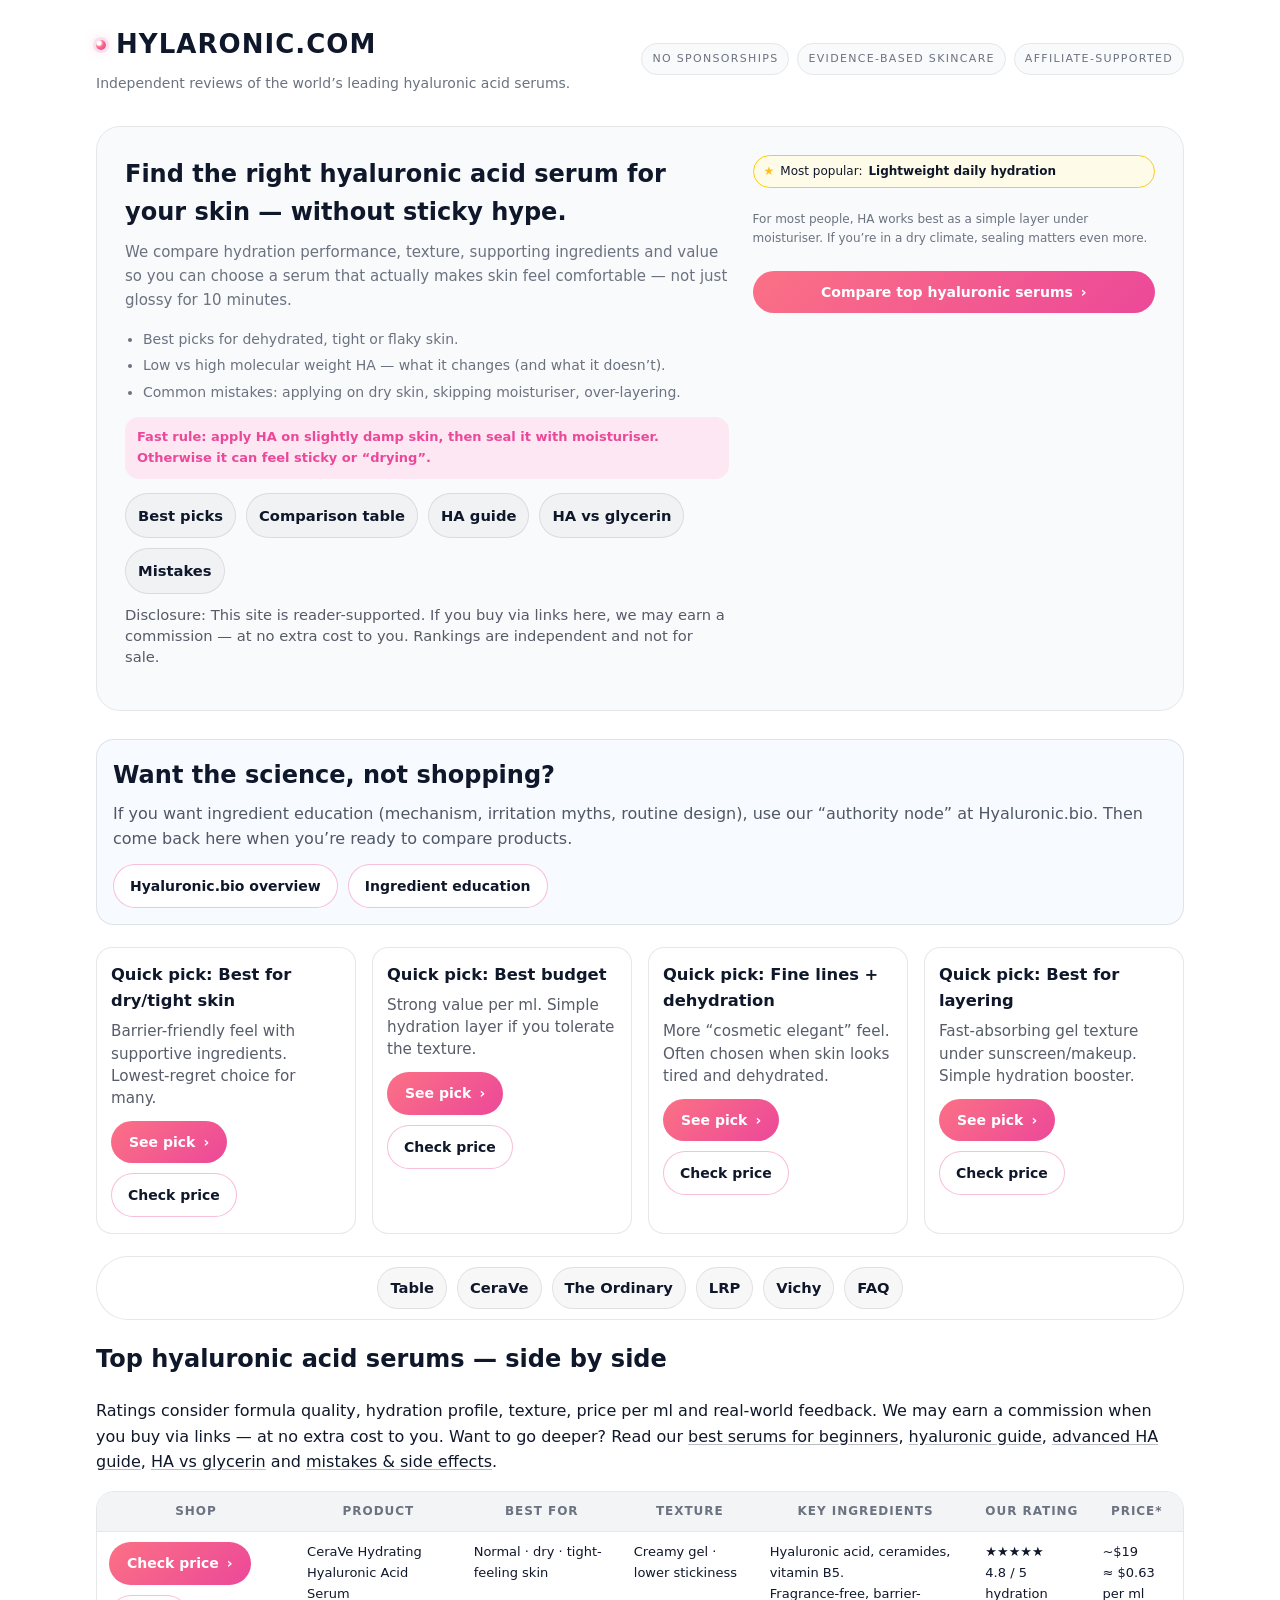
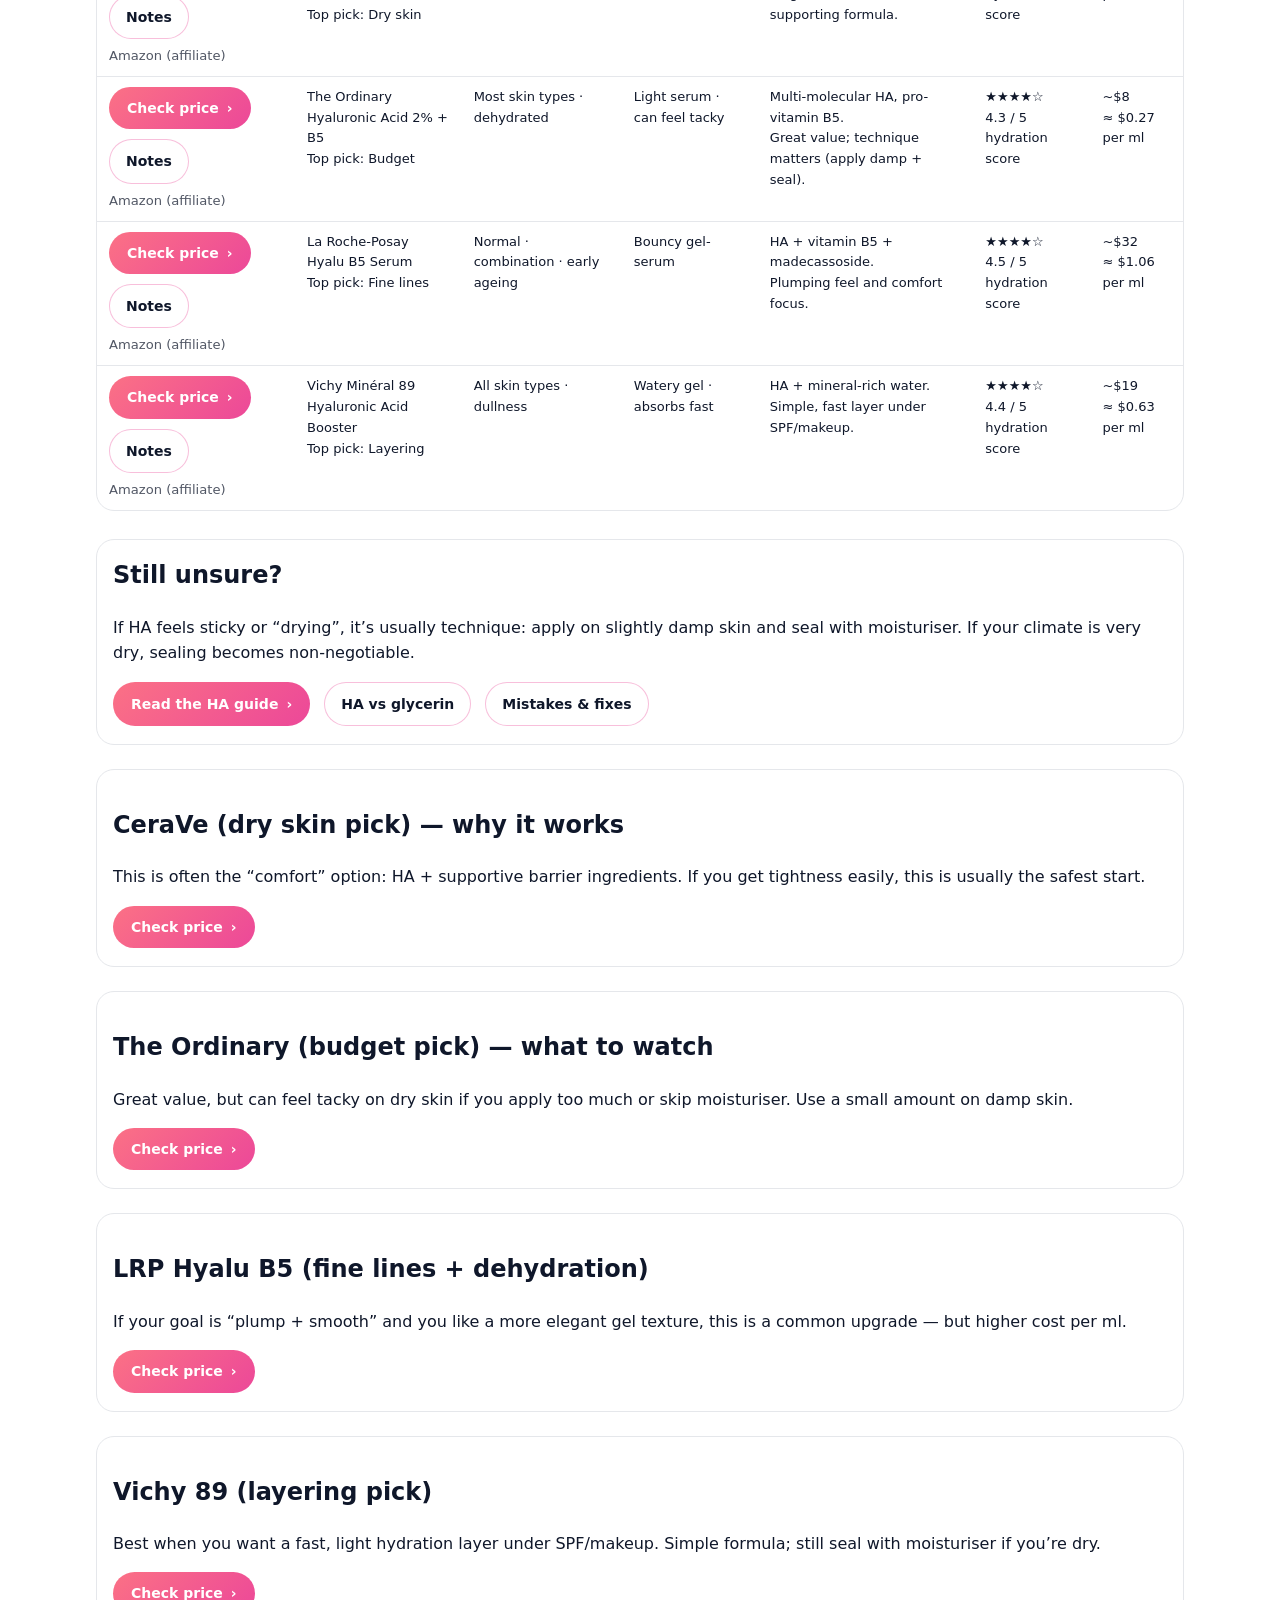
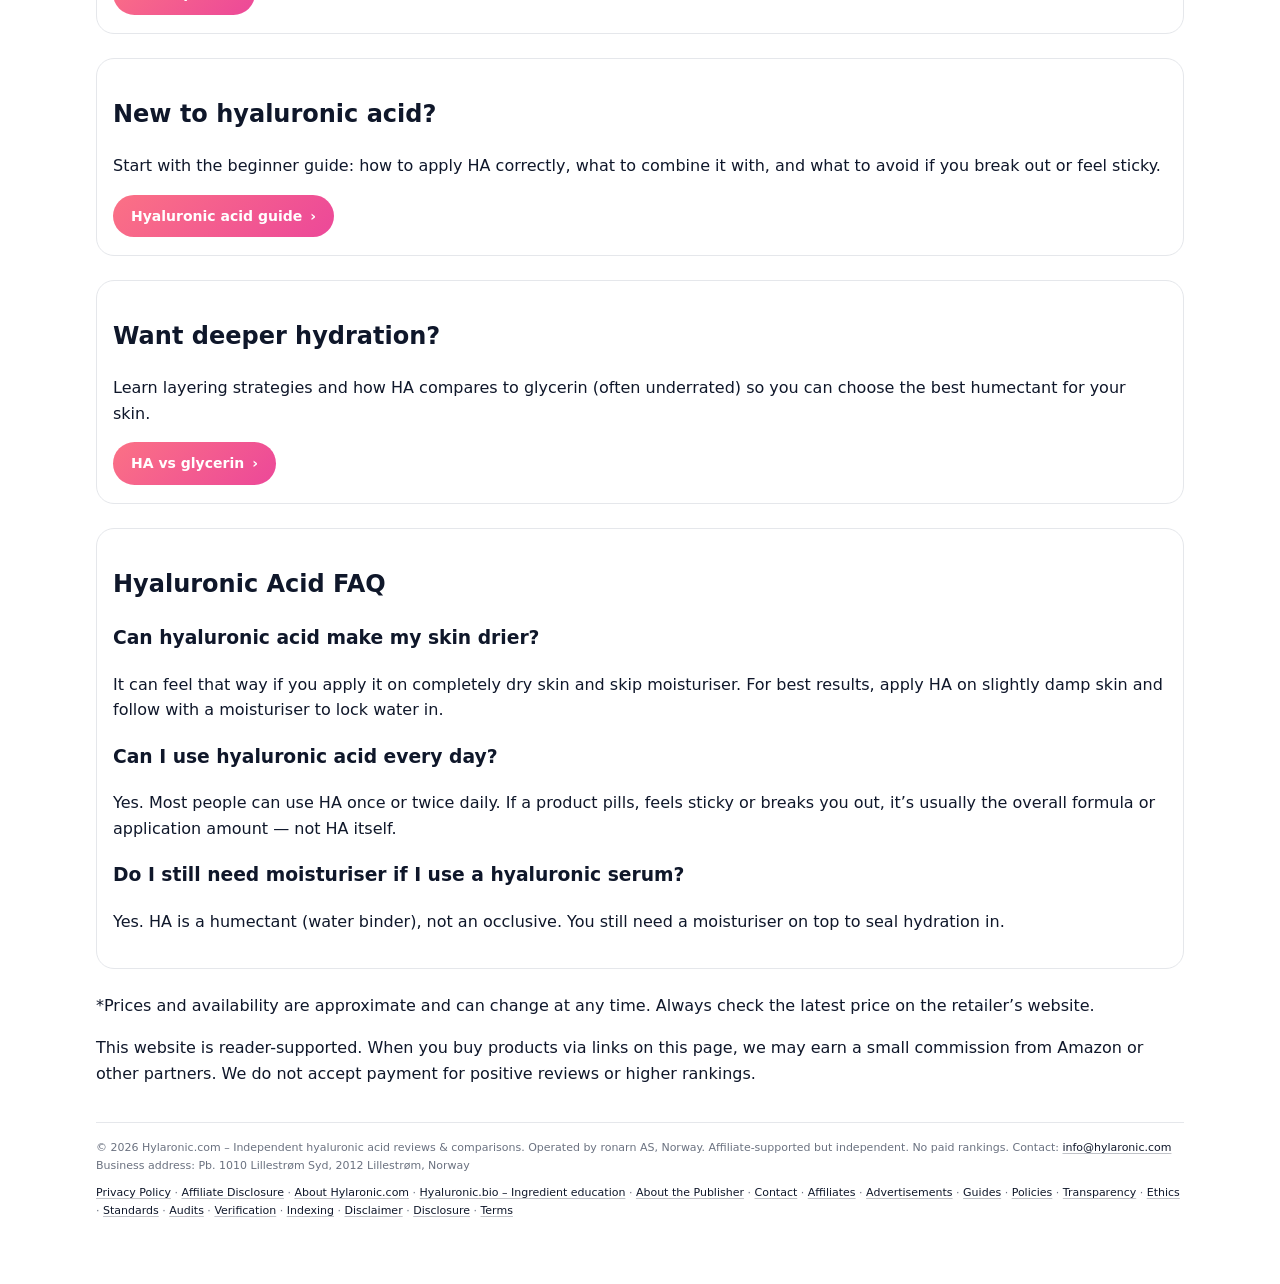
<file: index.html>
<!DOCTYPE html>
<html lang="en">
<head>
  <meta charset="UTF-8" />
  <meta name="viewport" content="width=device-width, initial-scale=1" />

  <title>Hylaronic.com – Best Hyaluronic Acid Serums 2026 | Independent Reviews</title>
  <meta name="description"
        content="Compare the best hyaluronic acid serums of 2026. Independent reviews of CeraVe, The Ordinary, La Roche-Posay and Vichy with hydration performance, texture and price-per-ml." />
  <meta name="robots" content="index,follow" />
  <link rel="canonical" href="https://hylaronic.com/" />

  <!-- Open Graph -->
  <meta property="og:title" content="Hylaronic.com – Best Hyaluronic Acid Serums 2026" />
  <meta property="og:description"
        content="Independent, affiliate-supported comparison of top hyaluronic acid serums. Hydration, texture, molecular weights and real-world results in one place." />
  <meta property="og:type" content="website" />
  <meta property="og:url" content="https://hylaronic.com/" />
  <meta property="og:image" content="https://hylaronic.com/og-image-hyaluronic.jpg" />

  <!-- GA4 -->
  <script async src="https://www.googletagmanager.com/gtag/js?id=G-HPS7G02WNK"></script>
  <script>
    window.dataLayer = window.dataLayer || [];
    function gtag(){dataLayer.push(arguments);}
    gtag('js', new Date());
    gtag('config', 'G-HPS7G02WNK');
  </script>

  <!-- Clean structured data: ItemList for comparison (no seller/product offers) -->
  <script type="application/ld+json">
  {
    "@context": "https://schema.org",
    "@type": "ItemList",
    "name": "Top hyaluronic acid serums",
    "url": "https://hylaronic.com/",
    "itemListElement": [
      { "@type": "ListItem", "position": 1, "name": "CeraVe Hydrating Hyaluronic Acid Serum", "url": "https://hylaronic.com/#cerave-ha" },
      { "@type": "ListItem", "position": 2, "name": "The Ordinary Hyaluronic Acid 2% + B5", "url": "https://hylaronic.com/#ordinary-ha" },
      { "@type": "ListItem", "position": 3, "name": "La Roche-Posay Hyalu B5 Serum", "url": "https://hylaronic.com/#lrp-hyalu-b5" },
      { "@type": "ListItem", "position": 4, "name": "Vichy Minéral 89 Hyaluronic Acid Booster", "url": "https://hylaronic.com/#vichy-89" }
    ]
  }
  </script>

  <link rel="stylesheet" href="/styles.css" />

  <!-- Page-specific additions (safe + isolated) -->
  <style>
    /* ===== Above-the-fold clarity + CTR helpers ===== */
    .hero-cta-row{
      margin: 14px 0 4px;
      display:flex;
      flex-wrap:wrap;
      gap:10px;
    }
    .hero-cta-row a{
      text-decoration:none;
      font-weight:700;
      font-size:0.92rem;
      padding:10px 12px;
      border-radius:999px;
      border:1px solid rgba(15,23,42,0.10);
      background:rgba(15,23,42,0.03);
    }
    .hero-cta-row a:hover{
      border-color:rgba(59,130,246,0.35);
      background:rgba(59,130,246,0.06);
    }

    .affiliate-note{
      margin-top:10px;
      font-size:0.92rem;
      color:rgba(15,23,42,0.70);
      line-height:1.45;
    }

    /* ===== Compact sticky jump nav (NOT a sticky header) ===== */
    .jump-nav{
      position: sticky;
      top: 10px;
      z-index: 50;
      background: rgba(255,255,255,0.92);
      backdrop-filter: blur(8px);
      -webkit-backdrop-filter: blur(8px);
      border: 1px solid rgba(15,23,42,0.10);
      border-radius: 999px;
      padding: 10px 12px;
      display: flex;
      gap: 10px;
      flex-wrap: wrap;
      justify-content: center;
      margin: 10px 0 18px;
    }
    .jump-nav a{
      text-decoration:none;
      font-weight:700;
      font-size:0.92rem;
      padding:8px 12px;
      border-radius:999px;
      border:1px solid rgba(15,23,42,0.10);
      background:rgba(15,23,42,0.03);
      white-space:nowrap;
    }
    .jump-nav a:hover{
      border-color:rgba(59,130,246,0.35);
      background:rgba(59,130,246,0.06);
    }
    .anchor-offset{ scroll-margin-top: 90px; }

    @media (max-width: 560px){
      .jump-nav{ top: 6px; padding: 8px 10px; gap: 8px; }
      .jump-nav a{ font-size: 0.88rem; padding: 7px 10px; }
    }

    /* ===== Quick picks (above table) ===== */
    .quick-picks{
      display:grid;
      grid-template-columns: repeat(auto-fit, minmax(220px, 1fr));
      gap:16px;
      margin: 18px 0 22px;
    }
    .quick-pick-card{
      border: 1px solid rgba(15,23,42,0.10);
      border-radius: 16px;
      padding: 14px 14px 16px;
      background:#fff;
    }
    .quick-pick-card h3{ margin:0 0 6px; font-size:1.02rem; }
    .quick-pick-card p{
      margin:0 0 12px;
      color: rgba(15,23,42,0.70);
      font-size:0.95rem;
      line-height:1.45;
    }
    .quick-pick-links{
      display:flex;
      gap:10px;
      flex-wrap:wrap;
      align-items:center;
    }

    /* Make sure CTA buttons align nicely in table */
    .buy-actions{
      display:flex;
      gap:10px;
      flex-wrap:wrap;
      align-items:center;
    }
    .buy-col .btn-primary,
    .buy-col .btn-secondary{
      display:inline-flex;
      align-items:center;
      justify-content:center;
      gap:8px;
      white-space:nowrap;
    }
    .buy-col .offer-sub{
      display:block;
      font-size:0.82rem;
      opacity:0.72;
      margin-top:6px;
    }

    /* Authority routing (education node) */
    .authority-box{
      border:1px solid rgba(15,23,42,0.10);
      border-radius:18px;
      padding:16px;
      background: rgba(59,130,246,0.04);
      margin: 18px 0 22px;
    }
    .authority-box h2{ margin:0 0 6px; }
    .authority-box p{ margin:0 0 12px; color: rgba(15,23,42,0.72); }
    .authority-links{ display:flex; gap:10px; flex-wrap:wrap; align-items:center; }
    .authority-links a{ text-decoration:none; }

    /* Optional: smaller “View offer” fallback button if styles.css uses btn-compare */
    .btn-compare{
      display:inline-flex;
      align-items:center;
      justify-content:center;
      padding:10px 12px;
      border-radius:999px;
      border:1px solid rgba(15,23,42,0.10);
      background: rgba(15,23,42,0.03);
      text-decoration:none;
      font-weight:800;
      gap:8px;
      white-space:nowrap;
    }
    .btn-compare:hover{
      border-color:rgba(59,130,246,0.35);
      background:rgba(59,130,246,0.06);
    }

    /* Tighten footer layout consistency */
    footer.site-footer{
      display:block;
    }
    footer.site-footer .footer-links{
      display:block;
      margin-top:10px;
    }
  </style>
</head>

<body>
<div class="page">

  <header>
    <div class="brand">
      <div class="brand-name">Hylaronic.com</div>
      <div class="brand-tagline">Independent reviews of the world’s leading hyaluronic acid serums.</div>
    </div>
    <div class="trust-tags">
      <span class="trust-tag">No sponsorships</span>
      <span class="trust-tag">Evidence-based skincare</span>
      <span class="trust-tag">Affiliate-supported</span>
    </div>
  </header>

  <main>

    <!-- HERO -->
    <section class="hero" aria-labelledby="hero-heading">
      <div>
        <h1 id="hero-heading" class="hero-title">
          Find the right hyaluronic acid serum for your skin — without sticky hype.
        </h1>

        <p class="hero-subtitle">
          We compare hydration performance, texture, supporting ingredients and value so you can choose a serum
          that actually makes skin feel comfortable — not just glossy for 10 minutes.
        </p>

        <ul class="hero-list">
          <li>Best picks for dehydrated, tight or flaky skin.</li>
          <li>Low vs high molecular weight HA — what it changes (and what it doesn’t).</li>
          <li>Common mistakes: applying on dry skin, skipping moisturiser, over-layering.</li>
        </ul>

        <div class="hero-highlight">
          Fast rule: apply HA on slightly damp skin, then seal it with moisturiser. Otherwise it can feel sticky or “drying”.
        </div>

        <!-- Micro-CTA row (high CTR, low spam) -->
        <nav class="hero-cta-row" aria-label="Quick guides">
          <a href="#picks" data-track="jump" data-placement="hero_cta" data-label="to_picks">Best picks</a>
          <a href="#compare" data-track="jump" data-placement="hero_cta" data-label="to_table">Comparison table</a>
          <a href="/hyaluronic-guide.html" data-track="internal" data-placement="hero_cta" data-label="guide_basics">HA guide</a>
          <a href="/hyaluronic-vs-glycerin.html" data-track="internal" data-placement="hero_cta" data-label="ha_vs_glycerin">HA vs glycerin</a>
          <a href="/side-effects.html" data-track="internal" data-placement="hero_cta" data-label="mistakes">Mistakes</a>
        </nav>

        <p class="affiliate-note">
          Disclosure: This site is reader-supported. If you buy via links here, we may earn a commission — at no extra cost to you.
          Rankings are independent and not for sale.
        </p>
      </div>

      <aside class="hero-aside">
        <div class="rating-pill">
          <span class="star">★</span>
          Most popular: <strong>Lightweight daily hydration</strong>
        </div>
        <p class="hero-note">
          For most people, HA works best as a simple layer under moisturiser. If you’re in a dry climate,
          sealing matters even more.
        </p>
        <a href="#compare" class="btn-primary" data-track="jump" data-placement="hero" data-label="to_table">
          Compare top hyaluronic serums <span class="chevron">›</span>
        </a>
      </aside>
    </section>

    <!-- Authority routing (education node) -->
    <section class="authority-box" aria-labelledby="authority-heading">
      <h2 id="authority-heading">Want the science, not shopping?</h2>
      <p>
        If you want ingredient education (mechanism, irritation myths, routine design), use our “authority node”
        at Hyaluronic.bio. Then come back here when you’re ready to compare products.
      </p>
      <div class="authority-links">
        <a class="btn-secondary" href="https://hyaluronic.bio" target="_blank" rel="noopener"
           data-track="outbound" data-placement="authority" data-label="hyaluronic_bio_home">
          Hyaluronic.bio overview
        </a>
        <a class="btn-secondary" href="https://hyaluronic.bio" target="_blank" rel="noopener"
           data-track="outbound" data-placement="authority" data-label="hyaluronic_bio_education">
          Ingredient education
        </a>
      </div>
    </section>

    <!-- QUICK PICKS (affiliate-forward but tasteful) -->
    <section id="picks" class="quick-picks anchor-offset" aria-label="Quick picks">
      <div class="quick-pick-card">
        <h3>Quick pick: Best for dry/tight skin</h3>
        <p>Barrier-friendly feel with supportive ingredients. Lowest-regret choice for many.</p>
        <div class="quick-pick-links">
          <a class="btn-primary" href="#cerave-ha" data-track="jump" data-placement="quick_picks" data-label="cerave_row">See pick <span class="chevron">›</span></a>
          <a class="btn-secondary" href="https://amzn.to/3XDAKmh" target="_blank" rel="nofollow sponsored noopener"
             data-track="affiliate" data-product="cerave_ha" data-destination="amazon" data-placement="quick_picks">
            Check price
          </a>
        </div>
      </div>

      <div class="quick-pick-card">
        <h3>Quick pick: Best budget</h3>
        <p>Strong value per ml. Simple hydration layer if you tolerate the texture.</p>
        <div class="quick-pick-links">
          <a class="btn-primary" href="#ordinary-ha" data-track="jump" data-placement="quick_picks" data-label="ordinary_row">See pick <span class="chevron">›</span></a>
          <a class="btn-secondary" href="https://amzn.to/3K8dqKp" target="_blank" rel="nofollow sponsored noopener"
             data-track="affiliate" data-product="ordinary_ha" data-destination="amazon" data-placement="quick_picks">
            Check price
          </a>
        </div>
      </div>

      <div class="quick-pick-card">
        <h3>Quick pick: Fine lines + dehydration</h3>
        <p>More “cosmetic elegant” feel. Often chosen when skin looks tired and dehydrated.</p>
        <div class="quick-pick-links">
          <a class="btn-primary" href="#lrp-hyalu-b5" data-track="jump" data-placement="quick_picks" data-label="lrp_row">See pick <span class="chevron">›</span></a>
          <a class="btn-secondary" href="https://amzn.to/49hZyaK" target="_blank" rel="nofollow sponsored noopener"
             data-track="affiliate" data-product="lrp_hyalu_b5" data-destination="amazon" data-placement="quick_picks">
            Check price
          </a>
        </div>
      </div>

      <div class="quick-pick-card">
        <h3>Quick pick: Best for layering</h3>
        <p>Fast-absorbing gel texture under sunscreen/makeup. Simple hydration booster.</p>
        <div class="quick-pick-links">
          <a class="btn-primary" href="#vichy-89" data-track="jump" data-placement="quick_picks" data-label="vichy_row">See pick <span class="chevron">›</span></a>
          <a class="btn-secondary" href="https://amzn.to/4riD6VA" target="_blank" rel="nofollow sponsored noopener"
             data-track="affiliate" data-product="vichy_89" data-destination="amazon" data-placement="quick_picks">
            Check price
          </a>
        </div>
      </div>
    </section>

    <!-- Compact sticky jump nav -->
    <nav class="jump-nav" aria-label="Jump to a product">
      <a href="#compare" data-track="jump" data-placement="jump_nav" data-label="to_table">Table</a>
      <a href="#cerave-ha" data-track="jump" data-placement="jump_nav" data-label="cerave">CeraVe</a>
      <a href="#ordinary-ha" data-track="jump" data-placement="jump_nav" data-label="ordinary">The Ordinary</a>
      <a href="#lrp-hyalu-b5" data-track="jump" data-placement="jump_nav" data-label="lrp">LRP</a>
      <a href="#vichy-89" data-track="jump" data-placement="jump_nav" data-label="vichy">Vichy</a>
      <a href="#faq" data-track="jump" data-placement="jump_nav" data-label="faq">FAQ</a>
    </nav>

    <!-- COMPARISON TABLE -->
    <section id="compare" class="anchor-offset" aria-labelledby="compare-heading">
      <h2 id="compare-heading" class="section-title">Top hyaluronic acid serums — side by side</h2>
      <p class="section-subtitle">
        Ratings consider formula quality, hydration profile, texture, price per ml and real-world feedback.
        We may earn a commission when you buy via links — at no extra cost to you.
        Want to go deeper? Read our
        <a href="/best-for-beginners.html" data-track="internal" data-placement="intro" data-label="beginners">best serums for beginners</a>,
        <a href="/hyaluronic-guide.html" data-track="internal" data-placement="intro" data-label="ha_guide">hyaluronic guide</a>,
        <a href="/strong-hyaluronic-guide.html" data-track="internal" data-placement="intro" data-label="advanced">advanced HA guide</a>,
        <a href="/hyaluronic-vs-glycerin.html" data-track="internal" data-placement="intro" data-label="ha_vs_glycerin">HA vs glycerin</a> and
        <a href="/side-effects.html" data-track="internal" data-placement="intro" data-label="side_effects">mistakes & side effects</a>.
      </p>

      <div class="table-wrapper">
        <table>
          <thead>
            <tr>
              <th scope="col">Shop</th>
              <th scope="col">Product</th>
              <th scope="col">Best for</th>
              <th scope="col">Texture</th>
              <th scope="col">Key ingredients</th>
              <th scope="col">Our rating</th>
              <th scope="col">Price*</th>
            </tr>
          </thead>

          <tbody>

            <!-- CeraVe -->
            <tr id="cerave-ha" class="anchor-offset">
              <td class="buy-col">
                <div class="buy-actions">
                  <a href="https://amzn.to/3XDAKmh"
                     class="btn-primary"
                     rel="nofollow sponsored noopener"
                     target="_blank"
                     data-track="affiliate"
                     data-product="cerave_ha"
                     data-destination="amazon"
                     data-placement="table"
                     aria-label="Check price for CeraVe Hydrating Hyaluronic Acid Serum on Amazon">
                    Check price <span class="chevron">›</span>
                  </a>
                  <a href="#cerave-notes" class="btn-secondary"
                     data-track="jump" data-placement="table" data-label="cerave_notes"
                     aria-label="Jump to CeraVe notes">
                    Notes
                  </a>
                </div>
                <span class="offer-sub">Amazon (affiliate)</span>
              </td>

              <td class="brand-col">
                CeraVe Hydrating Hyaluronic Acid Serum
                <div class="badge-top">Top pick: Dry skin</div>
              </td>

              <td><span class="pill-skin">Normal · dry · tight-feeling skin</span></td>
              <td><span class="pill-strength">Creamy gel · lower stickiness</span></td>
              <td>
                Hyaluronic acid, ceramides, vitamin B5.<br />
                Fragrance-free, barrier-supporting formula.
              </td>
              <td>
                <div class="stars">★★★★★</div>
                <div class="rating-score">4.8 / 5 hydration score</div>
              </td>
              <td>
                <div class="price">~$19</div>
                <div class="price-note">≈ $0.63 per ml</div>
              </td>
            </tr>

            <!-- The Ordinary -->
            <tr id="ordinary-ha" class="anchor-offset">
              <td class="buy-col">
                <div class="buy-actions">
                  <a href="https://amzn.to/3K8dqKp"
                     class="btn-primary"
                     rel="nofollow sponsored noopener"
                     target="_blank"
                     data-track="affiliate"
                     data-product="ordinary_ha"
                     data-destination="amazon"
                     data-placement="table"
                     aria-label="Check price for The Ordinary Hyaluronic Acid 2% + B5 on Amazon">
                    Check price <span class="chevron">›</span>
                  </a>
                  <a href="#ordinary-notes" class="btn-secondary"
                     data-track="jump" data-placement="table" data-label="ordinary_notes"
                     aria-label="Jump to The Ordinary notes">
                    Notes
                  </a>
                </div>
                <span class="offer-sub">Amazon (affiliate)</span>
              </td>

              <td class="brand-col">
                The Ordinary Hyaluronic Acid 2% + B5
                <div class="badge-top">Top pick: Budget</div>
              </td>

              <td><span class="pill-skin">Most skin types · dehydrated</span></td>
              <td><span class="pill-strength">Light serum · can feel tacky</span></td>
              <td>
                Multi-molecular HA, pro-vitamin B5.<br />
                Great value; technique matters (apply damp + seal).
              </td>
              <td>
                <div class="stars">★★★★☆</div>
                <div class="rating-score">4.3 / 5 hydration score</div>
              </td>
              <td>
                <div class="price">~$8</div>
                <div class="price-note">≈ $0.27 per ml</div>
              </td>
            </tr>

            <!-- LRP -->
            <tr id="lrp-hyalu-b5" class="anchor-offset">
              <td class="buy-col">
                <div class="buy-actions">
                  <a href="https://amzn.to/49hZyaK"
                     class="btn-primary"
                     rel="nofollow sponsored noopener"
                     target="_blank"
                     data-track="affiliate"
                     data-product="lrp_hyalu_b5"
                     data-destination="amazon"
                     data-placement="table"
                     aria-label="Check price for La Roche-Posay Hyalu B5 Serum on Amazon">
                    Check price <span class="chevron">›</span>
                  </a>
                  <a href="#lrp-notes" class="btn-secondary"
                     data-track="jump" data-placement="table" data-label="lrp_notes"
                     aria-label="Jump to La Roche-Posay notes">
                    Notes
                  </a>
                </div>
                <span class="offer-sub">Amazon (affiliate)</span>
              </td>

              <td class="brand-col">
                La Roche-Posay Hyalu B5 Serum
                <div class="badge-top">Top pick: Fine lines</div>
              </td>

              <td><span class="pill-skin">Normal · combination · early ageing</span></td>
              <td><span class="pill-strength">Bouncy gel-serum</span></td>
              <td>
                HA + vitamin B5 + madecassoside.<br />
                Plumping feel and comfort focus.
              </td>
              <td>
                <div class="stars">★★★★☆</div>
                <div class="rating-score">4.5 / 5 hydration score</div>
              </td>
              <td>
                <div class="price">~$32</div>
                <div class="price-note">≈ $1.06 per ml</div>
              </td>
            </tr>

            <!-- Vichy -->
            <tr id="vichy-89" class="anchor-offset">
              <td class="buy-col">
                <div class="buy-actions">
                  <a href="https://amzn.to/4riD6VA"
                     class="btn-primary"
                     rel="nofollow sponsored noopener"
                     target="_blank"
                     data-track="affiliate"
                     data-product="vichy_89"
                     data-destination="amazon"
                     data-placement="table"
                     aria-label="Check price for Vichy Minéral 89 on Amazon">
                    Check price <span class="chevron">›</span>
                  </a>
                  <a href="#vichy-notes" class="btn-secondary"
                     data-track="jump" data-placement="table" data-label="vichy_notes"
                     aria-label="Jump to Vichy notes">
                    Notes
                  </a>
                </div>
                <span class="offer-sub">Amazon (affiliate)</span>
              </td>

              <td class="brand-col">
                Vichy Minéral 89 Hyaluronic Acid Booster
                <div class="badge-top">Top pick: Layering</div>
              </td>

              <td><span class="pill-skin">All skin types · dullness</span></td>
              <td><span class="pill-strength">Watery gel · absorbs fast</span></td>
              <td>
                HA + mineral-rich water.<br />
                Simple, fast layer under SPF/makeup.
              </td>
              <td>
                <div class="stars">★★★★☆</div>
                <div class="rating-score">4.4 / 5 hydration score</div>
              </td>
              <td>
                <div class="price">~$19</div>
                <div class="price-note">≈ $0.63 per ml</div>
              </td>
            </tr>

          </tbody>
        </table>
      </div>

      <div class="card" style="margin-top: 16px;">
        <h2 style="margin-top: 0;">Still unsure?</h2>
        <p>
          If HA feels sticky or “drying”, it’s usually technique: apply on slightly damp skin and seal with moisturiser.
          If your climate is very dry, sealing becomes non-negotiable.
        </p>
        <div class="hero-actions" style="margin-top: 10px;">
          <a class="btn-primary" href="/hyaluronic-guide.html" data-track="internal" data-placement="still_unsure" data-label="ha_guide">
            Read the HA guide <span class="chevron">›</span>
          </a>
          <a class="btn-secondary" href="/hyaluronic-vs-glycerin.html" data-track="internal" data-placement="still_unsure" data-label="ha_vs_glycerin">
            HA vs glycerin
          </a>
          <a class="btn-secondary" href="/side-effects.html" data-track="internal" data-placement="still_unsure" data-label="mistakes">
            Mistakes & fixes
          </a>
        </div>
      </div>
    </section>

    <!-- Notes (simple, no ugly table header) -->
    <section class="grid" aria-label="Product notes" style="margin-top: 18px;">
      <article id="cerave-notes" class="card anchor-offset">
        <h2>CeraVe (dry skin pick) — why it works</h2>
        <p>
          This is often the “comfort” option: HA + supportive barrier ingredients. If you get tightness easily, this is usually the safest start.
        </p>
        <a class="btn-primary" href="https://amzn.to/3XDAKmh" target="_blank" rel="nofollow sponsored noopener"
           data-track="affiliate" data-product="cerave_ha" data-destination="amazon" data-placement="notes">
          Check price <span class="chevron">›</span>
        </a>
      </article>

      <article id="ordinary-notes" class="card anchor-offset">
        <h2>The Ordinary (budget pick) — what to watch</h2>
        <p>
          Great value, but can feel tacky on dry skin if you apply too much or skip moisturiser. Use a small amount on damp skin.
        </p>
        <a class="btn-primary" href="https://amzn.to/3K8dqKp" target="_blank" rel="nofollow sponsored noopener"
           data-track="affiliate" data-product="ordinary_ha" data-destination="amazon" data-placement="notes">
          Check price <span class="chevron">›</span>
        </a>
      </article>

      <article id="lrp-notes" class="card anchor-offset">
        <h2>LRP Hyalu B5 (fine lines + dehydration)</h2>
        <p>
          If your goal is “plump + smooth” and you like a more elegant gel texture, this is a common upgrade — but higher cost per ml.
        </p>
        <a class="btn-primary" href="https://amzn.to/49hZyaK" target="_blank" rel="nofollow sponsored noopener"
           data-track="affiliate" data-product="lrp_hyalu_b5" data-destination="amazon" data-placement="notes">
          Check price <span class="chevron">›</span>
        </a>
      </article>

      <article id="vichy-notes" class="card anchor-offset">
        <h2>Vichy 89 (layering pick)</h2>
        <p>
          Best when you want a fast, light hydration layer under SPF/makeup. Simple formula; still seal with moisturiser if you’re dry.
        </p>
        <a class="btn-primary" href="https://amzn.to/4riD6VA" target="_blank" rel="nofollow sponsored noopener"
           data-track="affiliate" data-product="vichy_89" data-destination="amazon" data-placement="notes">
          Check price <span class="chevron">›</span>
        </a>
      </article>
    </section>

    <!-- GUIDE CARDS -->
    <section class="grid" aria-label="Guides to hyaluronic acid" style="margin-top: 18px;">
      <article class="card">
        <h2>New to hyaluronic acid?</h2>
        <p>
          Start with the beginner guide: how to apply HA correctly, what to combine it with, and what to avoid
          if you break out or feel sticky.
        </p>
        <a href="/hyaluronic-guide.html" class="btn-primary" data-track="internal" data-placement="guides" data-label="ha_guide">
          Hyaluronic acid guide <span class="chevron">›</span>
        </a>
      </article>

      <article class="card">
        <h2>Want deeper hydration?</h2>
        <p>
          Learn layering strategies and how HA compares to glycerin (often underrated) so you can choose the best humectant for your skin.
        </p>
        <a href="/hyaluronic-vs-glycerin.html" class="btn-primary" data-track="internal" data-placement="guides" data-label="ha_vs_glycerin">
          HA vs glycerin <span class="chevron">›</span>
        </a>
      </article>
    </section>

    <!-- MINI FAQ -->
    <section id="faq" class="card faq anchor-offset" aria-labelledby="faq-heading" style="margin-top: 24px;">
      <h2 id="faq-heading" class="section-title">Hyaluronic Acid FAQ</h2>

      <h3>Can hyaluronic acid make my skin drier?</h3>
      <p>
        It can feel that way if you apply it on completely dry skin and skip moisturiser. For best results,
        apply HA on slightly damp skin and follow with a moisturiser to lock water in.
      </p>

      <h3>Can I use hyaluronic acid every day?</h3>
      <p>
        Yes. Most people can use HA once or twice daily. If a product pills, feels sticky or breaks you out,
        it’s usually the overall formula or application amount — not HA itself.
      </p>

      <h3>Do I still need moisturiser if I use a hyaluronic serum?</h3>
      <p>
        Yes. HA is a humectant (water binder), not an occlusive. You still need a moisturiser on top to seal hydration in.
      </p>
    </section>

    <section class="disclaimer">
      <p>
        *Prices and availability are approximate and can change at any time. Always check the latest price on the retailer’s website.
      </p>
      <p>
        This website is reader-supported. When you buy products via links on this page, we may earn a small commission from Amazon or other partners.
        We do not accept payment for positive reviews or higher rankings.
      </p>
    </section>

  </main>

  <footer class="site-footer">
    <span>© <span id="year"></span> Hylaronic.com – Independent hyaluronic acid reviews &amp; comparisons.</span>
    <span>Operated by ronarn AS, Norway. Affiliate-supported but independent. No paid rankings.</span>
    <span>Contact: <a href="mailto:info@hylaronic.com">info@hylaronic.com</a></span>
    <span>Business address: Pb. 1010 Lillestrøm Syd, 2012 Lillestrøm, Norway</span>

    <span class="footer-links">
      <a href="/privacy.html">Privacy Policy</a> ·
      <a href="/affiliate-disclosure.html">Affiliate Disclosure</a> ·
      <a href="/about.html">About Hylaronic.com</a> ·
      <a href="https://hyaluronic.bio" target="_blank" rel="noopener">Hyaluronic.bio – Ingredient education</a> ·
      <a href="https://organization.bio" target="_blank" rel="noopener">About the Publisher</a> ·
      <a href="https://contactus.bio" target="_blank" rel="noopener">Contact</a> ·
      <a href="https://affiliates.bio" target="_blank" rel="noopener">Affiliates</a> ·
      <a href="https://advertisement.bio" target="_blank" rel="noopener">Advertisements</a> ·
      <a href="https://guides.bio" target="_blank" rel="noopener">Guides</a> ·
      <a href="https://policies.bio" target="_blank" rel="noopener">Policies</a> ·
      <a href="https://transparency.bio" target="_blank" rel="noopener">Transparency</a> ·
      <a href="https://ethics.bio" target="_blank" rel="noopener">Ethics</a> ·
      <a href="https://standards.bio" target="_blank" rel="noopener">Standards</a> ·
      <a href="https://audits.bio" target="_blank" rel="noopener">Audits</a> ·
      <a href="https://verification.bio" target="_blank" rel="noopener">Verification</a> ·
      <a href="https://indexing.bio" target="_blank" rel="noopener">Indexing</a> ·
      <a href="https://disclaimer.bio" target="_blank" rel="noopener">Disclaimer</a> ·
      <a href="https://disclosure.bio" target="_blank" rel="noopener">Disclosure</a> ·
      <a href="https://terms.bio" target="_blank" rel="noopener">Terms</a>
    </span>
  </footer>

</div>

<script>
  document.getElementById('year').textContent = new Date().getFullYear();

  // Optional click tracking (safe)
  (function () {
    function safeGtag(){ return (typeof window.gtag === "function"); }
    function fireEvent(name, params){
      if (!safeGtag()) return;
      try { window.gtag("event", name, params || {}); } catch(e){}
    }

    document.addEventListener("click", function(e){
      const a = e.target.closest && e.target.closest("a");
      if (!a) return;

      const href = a.getAttribute("href") || "";
      const trackType = a.getAttribute("data-track") || "";
      const placement = a.getAttribute("data-placement") || "unknown";
      const label = a.getAttribute("data-label") || "";
      const product = a.getAttribute("data-product") || "";
      const destination = a.getAttribute("data-destination") || "";

      if (trackType === "affiliate") {
        fireEvent("affiliate_click", {
          product: product || "unknown",
          placement: placement,
          destination: destination || "unknown",
          link_text: (a.textContent || "").trim().slice(0, 80)
        });
        return;
      }

      const isOutbound = href.startsWith("http://") || href.startsWith("https://") || href.startsWith("//");
      const isSameDomain = href.includes("hylaronic.com") || href.startsWith("/") || href.startsWith("#");

      if ((trackType === "outbound") || (isOutbound && !isSameDomain && !href.includes("hylaronic.com"))) {
        fireEvent("outbound_click", { placement: placement, label: label || "outbound", url: href });
        return;
      }

      if (trackType === "jump") {
        fireEvent("jump_click", { placement: placement, label: label || href });
        return;
      }

      if (trackType === "internal") {
        fireEvent("internal_click", { placement: placement, label: label || href });
      }
    }, { passive: true });
  })();
</script>
</body>
</html>
</file>
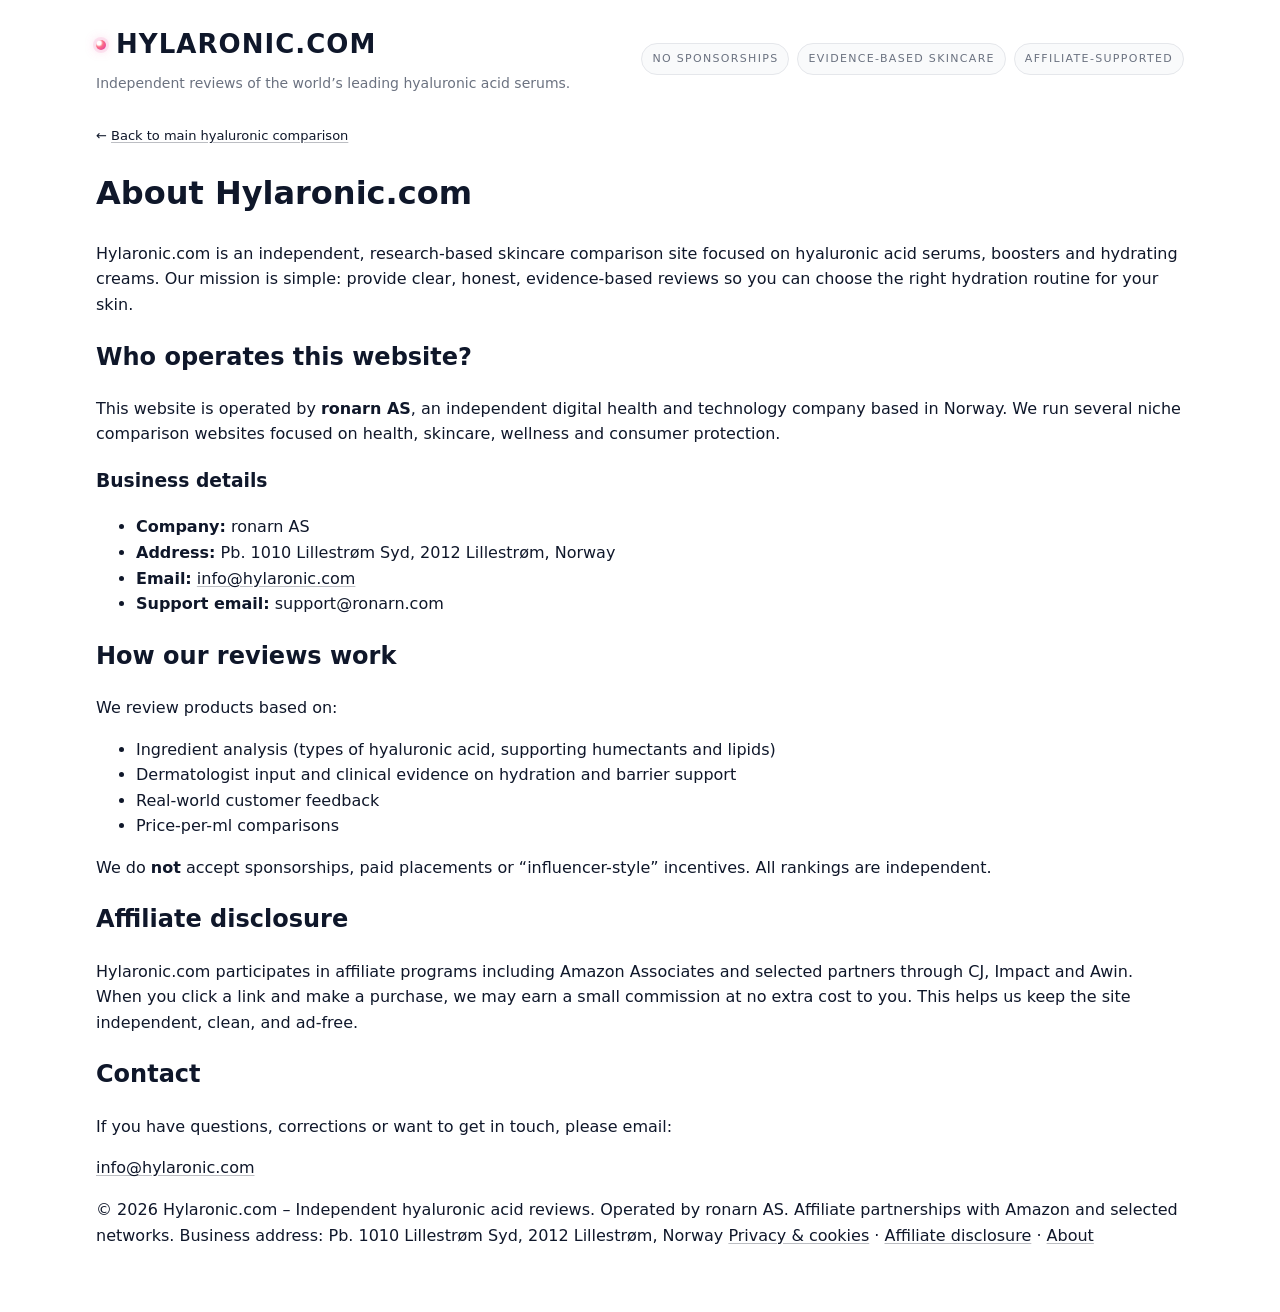
<file: about.html>
<!DOCTYPE html>
<html lang="en">
<head>
    <meta charset="UTF-8" />
    <meta name="viewport" content="width=device-width, initial-scale=1" />

    <title>About Hylaronic.com – Independent Hyaluronic Acid Reviews</title>
    <meta name="description"
          content="Learn who runs Hylaronic.com, how we test and compare hyaluronic acid products, and why our reviews are fully independent and evidence-based." />
    <link rel="canonical" href="https://hylaronic.com/about.html" />
    <meta name="robots" content="index,follow" />

    <!-- Open Graph -->
    <meta property="og:title" content="About Hylaronic.com – Independent Hyaluronic Acid Reviews" />
    <meta property="og:description"
          content="Find out who operates Hylaronic.com, how we review hyaluronic acid products, and how we stay independent." />
    <meta property="og:type" content="website" />
    <meta property="og:url" content="https://hylaronic.com/about.html" />
    <meta property="og:image" content="https://hylaronic.com/og-image-hyaluronic.jpg" />

    <link rel="stylesheet" href="/styles.css">

    <!-- Google Analytics -->
    <script async src="https://www.googletagmanager.com/gtag/js?id=G-VPBBTJ5SBM"></script>
    <script>
      window.dataLayer = window.dataLayer || [];
      function gtag(){dataLayer.push(arguments);}
      gtag('js', new Date());
      gtag('config', 'G-HPS7G02WNK');
    </script>
</head>
<body>
<div class="page">
    <header>
        <div class="brand">
            <div class="brand-name">Hylaronic.com</div>
            <div class="brand-tagline">Independent reviews of the world’s leading hyaluronic acid serums.</div>
        </div>
        <div class="trust-tags">
            <span class="trust-tag">No sponsorships</span>
            <span class="trust-tag">Evidence-based skincare</span>
            <span class="trust-tag">Affiliate-supported</span>
        </div>
    </header>

    <main class="article">
        <p style="font-size: 13px; margin-bottom: 10px;">
            ← <a href="/">Back to main hyaluronic comparison</a>
        </p>

        <h1>About Hylaronic.com</h1>

        <p>
            Hylaronic.com is an independent, research-based skincare comparison site focused on
            hyaluronic acid serums, boosters and hydrating creams. Our mission is simple: provide
            clear, honest, evidence-based reviews so you can choose the right hydration routine
            for your skin.
        </p>

        <h2>Who operates this website?</h2>
        <p>
            This website is operated by <strong>ronarn AS</strong>, an independent digital health
            and technology company based in Norway. We run several niche comparison websites focused
            on health, skincare, wellness and consumer protection.
        </p>

        <h3>Business details</h3>
        <ul>
            <li><strong>Company:</strong> ronarn AS</li>
            <li><strong>Address:</strong> Pb. 1010 Lillestrøm Syd, 2012 Lillestrøm, Norway</li>
            <li><strong>Email:</strong> <a href="mailto:info@hylaronic.com">info@hylaronic.com</a></li>
            <li><strong>Support email:</strong> support@ronarn.com</li>
        </ul>

        <h2>How our reviews work</h2>
        <p>
            We review products based on:
        </p>
        <ul>
            <li>Ingredient analysis (types of hyaluronic acid, supporting humectants and lipids)</li>
            <li>Dermatologist input and clinical evidence on hydration and barrier support</li>
            <li>Real-world customer feedback</li>
            <li>Price-per-ml comparisons</li>
        </ul>

        <p>
            We do <strong>not</strong> accept sponsorships, paid placements or “influencer-style”
            incentives. All rankings are independent.
        </p>

        <h2>Affiliate disclosure</h2>
        <p>
            Hylaronic.com participates in affiliate programs including Amazon Associates and
            selected partners through CJ, Impact and Awin. When you click a link and make a
            purchase, we may earn a small commission at no extra cost to you. This helps us
            keep the site independent, clean, and ad-free.
        </p>

        <h2>Contact</h2>
        <p>If you have questions, corrections or want to get in touch, please email:</p>
        <p><a href="mailto:info@hylaronic.com">info@hylaronic.com</a></p>
    </main>

    <footer>
        <span>© <span id="year"></span> Hylaronic.com – Independent hyaluronic acid reviews.</span>
        <span>Operated by ronarn AS. Affiliate partnerships with Amazon and selected networks.</span>
        <span>Business address: Pb. 1010 Lillestrøm Syd, 2012 Lillestrøm, Norway</span>
        <span>
            <a href="/privacy.html">Privacy &amp; cookies</a> ·
            <a href="/affiliate-disclosure.html">Affiliate disclosure</a> ·
            <a href="/about.html">About</a>
        </span>
    </footer>
</div>

<script>
document.getElementById('year').textContent = new Date().getFullYear();
</script>

</body>
</html>
</file>
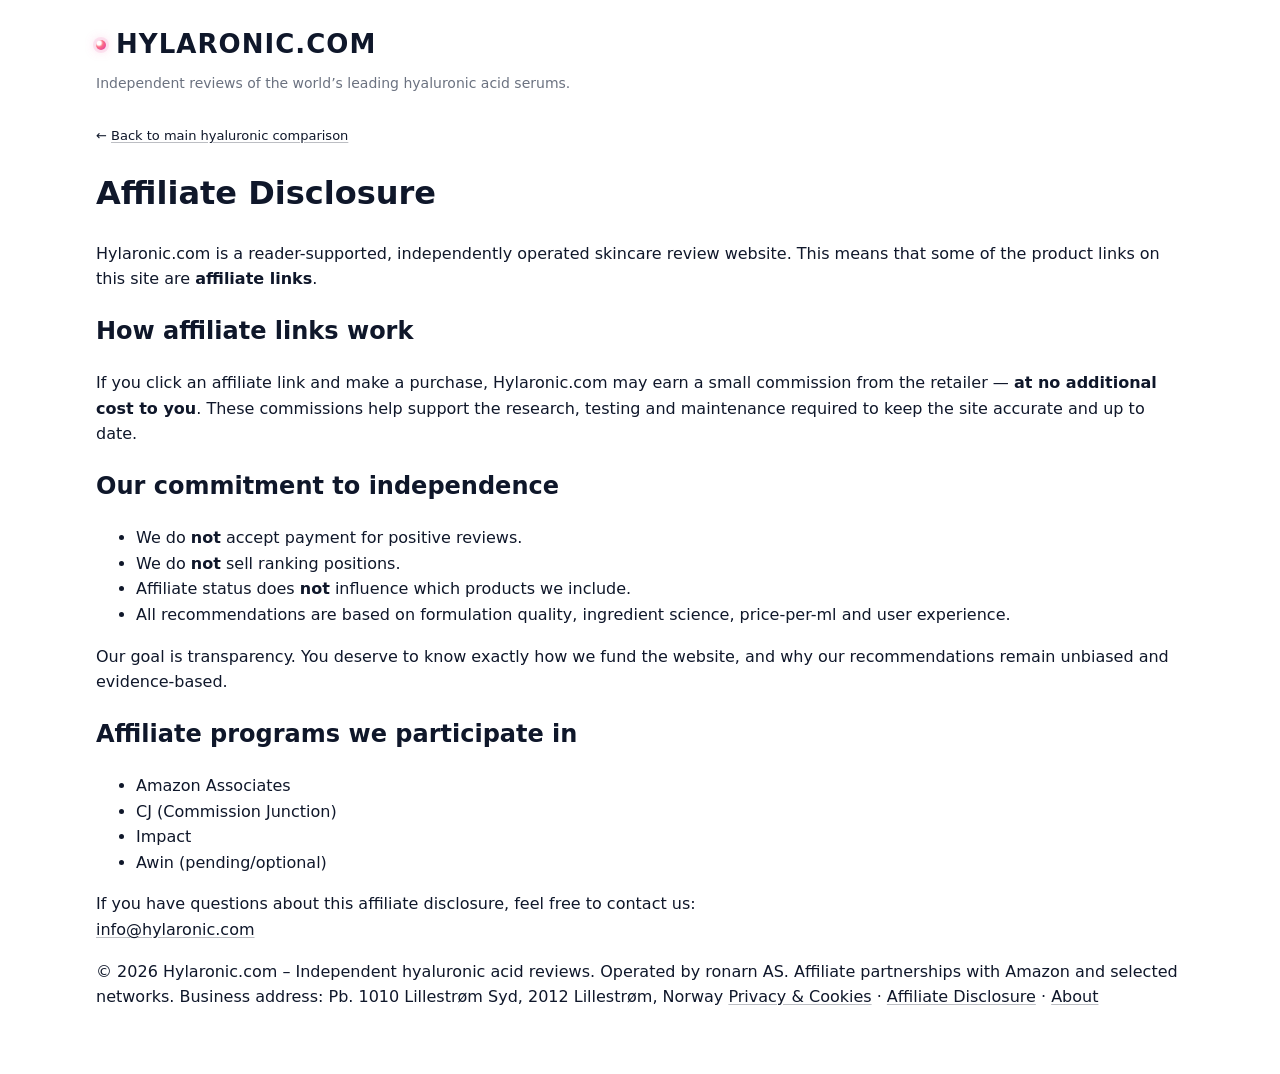
<file: affiliate-disclosure.html>
<!DOCTYPE html>
<html lang="en">
<head>
  <meta charset="UTF-8" />
  <meta name="viewport" content="width=device-width, initial-scale=1" />

  <title>Affiliate Disclosure – Hylaronic.com</title>
  <meta name="description" content="Affiliate disclosure for Hylaronic.com, explaining how affiliate links work and how we stay independent." />
  <link rel="canonical" href="https://hylaronic.com/affiliate-disclosure.html" />

  <!-- Policy pages should not index -->
  <meta name="robots" content="noindex,follow" />

  <!-- Open Graph -->
  <meta property="og:title" content="Affiliate Disclosure – Hylaronic.com" />
  <meta property="og:description" content="Learn how affiliate links support Hylaronic.com and how we ensure unbiased, independent product reviews." />
  <meta property="og:type" content="website" />
  <meta property="og:url" content="https://hylaronic.com/affiliate-disclosure.html" />
  <meta property="og:image" content="https://hylaronic.com/og-image-hyaluronic.jpg" />

  <!-- Google Analytics -->
  <script async src="https://www.googletagmanager.com/gtag/js?id=G-VPBBTJ5SBM"></script>
  <script>
    window.dataLayer = window.dataLayer || [];
    function gtag(){dataLayer.push(arguments);}
    gtag('js', new Date());
    gtag('config', 'G-HPS7G02WNK');
  </script>

  <link rel="stylesheet" href="/styles.css">
</head>
<body>
<div class="page">
  <header>
    <div class="brand">
      <div class="brand-name">Hylaronic.com</div>
      <div class="brand-tagline">Independent reviews of the world’s leading hyaluronic acid serums.</div>
    </div>
  </header>

  <main class="article">

    <p style="font-size: 13px; margin-bottom: 10px;">
      ← <a href="/">Back to main hyaluronic comparison</a>
    </p>

    <h1>Affiliate Disclosure</h1>

    <p>
      Hylaronic.com is a reader-supported, independently operated skincare review website.
      This means that some of the product links on this site are <strong>affiliate links</strong>.
    </p>

    <h2>How affiliate links work</h2>
    <p>
      If you click an affiliate link and make a purchase, Hylaronic.com may earn a small commission
      from the retailer — <strong>at no additional cost to you</strong>.
      These commissions help support the research, testing and maintenance required to keep the site
      accurate and up to date.
    </p>

    <h2>Our commitment to independence</h2>
    <ul>
      <li>We do <strong>not</strong> accept payment for positive reviews.</li>
      <li>We do <strong>not</strong> sell ranking positions.</li>
      <li>Affiliate status does <strong>not</strong> influence which products we include.</li>
      <li>All recommendations are based on formulation quality, ingredient science, price-per-ml and user experience.</li>
    </ul>

    <p>
      Our goal is transparency. You deserve to know exactly how we fund the website, and why our recommendations remain unbiased and evidence-based.
    </p>

    <h2>Affiliate programs we participate in</h2>
    <ul>
      <li>Amazon Associates</li>
      <li>CJ (Commission Junction)</li>
      <li>Impact</li>
      <li>Awin (pending/optional)</li>
    </ul>

    <p>
      If you have questions about this affiliate disclosure, feel free to contact us:
      <br>
      <a href="mailto:info@hylaronic.com">info@hylaronic.com</a>
    </p>
  </main>

  <footer>
      <span>© <span id="year"></span> Hylaronic.com – Independent hyaluronic acid reviews.</span>
      <span>Operated by ronarn AS. Affiliate partnerships with Amazon and selected networks.</span>
      <span>Business address: Pb. 1010 Lillestrøm Syd, 2012 Lillestrøm, Norway</span>
      <span>
          <a href="/privacy.html">Privacy &amp; Cookies</a> ·
          <a href="/affiliate-disclosure.html">Affiliate Disclosure</a> ·
          <a href="/about.html">About</a>
      </span>
  </footer>
</div>

<script>
document.getElementById('year').textContent = new Date().getFullYear();
</script>

</body>
</html>
</file>
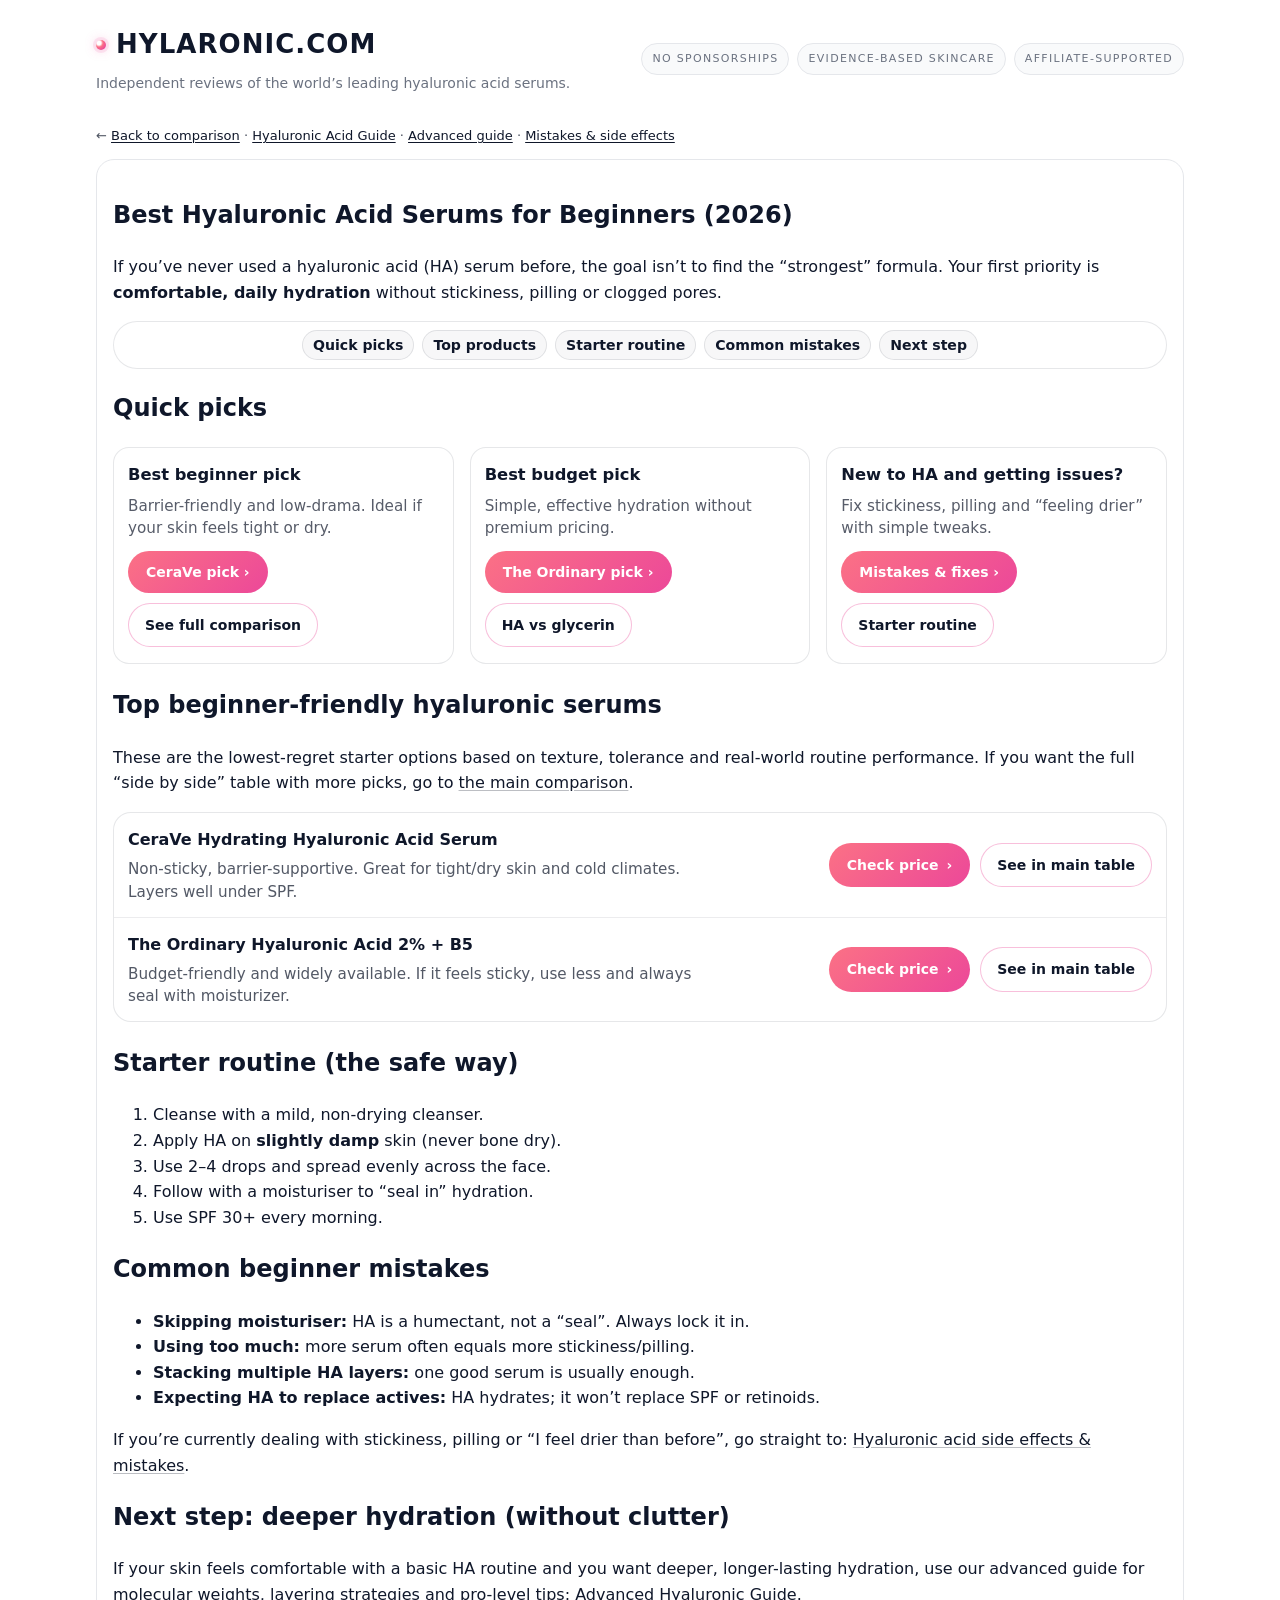
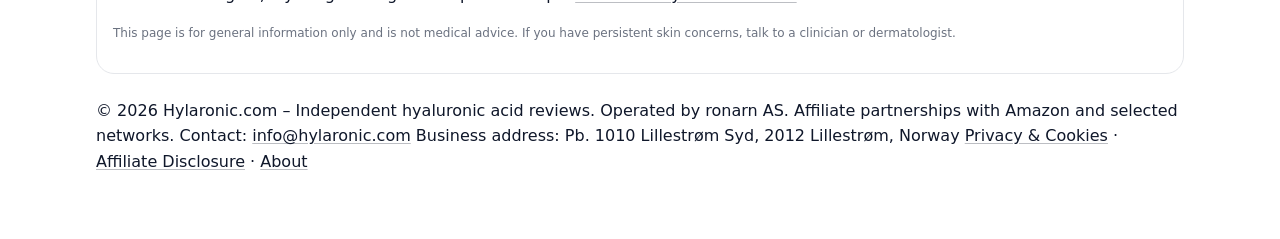
<file: best-for-beginners.html>
<!DOCTYPE html>
<html lang="en">
<head>
  <meta charset="UTF-8" />
  <meta name="viewport" content="width=device-width, initial-scale=1" />

  <title>Best Hyaluronic Acid Serums for Beginners (2026) – Hydration Without Stickiness</title>
  <meta name="description"
        content="Beginner-friendly hyaluronic acid serums for 2026 with lightweight formulas, multi-weight HA and simple routines designed to avoid stickiness, pilling and dryness." />
  <link rel="canonical" href="https://hylaronic.com/best-for-beginners.html" />
  <meta name="robots" content="index,follow" />

  <!-- Open Graph -->
  <meta property="og:title" content="Best Hyaluronic Acid Serums for Beginners (2026) – Hylaronic.com" />
  <meta property="og:description"
        content="Hyaluronic acid for beginners: gentle serums, hydration tips, starter routines and the best picks for dry or dehydrated skin." />
  <meta property="og:type" content="article" />
  <meta property="og:url" content="https://hylaronic.com/best-for-beginners.html" />
  <meta property="og:image" content="https://hylaronic.com/og-image-hyaluronic.jpg" />

  <!-- GA4 -->
  <script async src="https://www.googletagmanager.com/gtag/js?id=G-HPS7G02WNK"></script>
  <script>
    window.dataLayer = window.dataLayer || [];
    function gtag(){dataLayer.push(arguments);}
    gtag('js', new Date());
    gtag('config', 'G-HPS7G02WNK');
  </script>

  <link rel="stylesheet" href="/styles.css" />

  <!-- Page-specific (safe, minimal) -->
  <style>
    .breadcrumbs {
      font-size: 13px;
      margin: 0 0 12px;
      color: rgba(15,23,42,0.75);
    }
    .breadcrumbs a { text-decoration: underline; }

    /* Compact sticky jump nav (won’t blow up on mobile) */
    .jump-nav {
      position: sticky;
      top: 8px;
      z-index: 40;
      background: rgba(255,255,255,0.92);
      backdrop-filter: blur(8px);
      -webkit-backdrop-filter: blur(8px);
      border: 1px solid rgba(15,23,42,0.10);
      border-radius: 999px;
      padding: 8px 10px;
      display: flex;
      gap: 8px;
      flex-wrap: wrap;
      justify-content: center;
      margin: 10px 0 18px;
    }
    .jump-nav a {
      text-decoration: none;
      font-weight: 750;
      font-size: 0.88rem;
      padding: 7px 10px;
      border-radius: 999px;
      border: 1px solid rgba(15,23,42,0.10);
      background: rgba(15,23,42,0.03);
      line-height: 1;
      white-space: nowrap;
    }
    .jump-nav a:hover {
      border-color: rgba(236, 72, 153, 0.35);
      background: rgba(236, 72, 153, 0.06);
    }
    .anchor-offset { scroll-margin-top: 88px; }

    /* Quick picks cards */
    .quick-picks {
      display: grid;
      grid-template-columns: repeat(auto-fit, minmax(220px, 1fr));
      gap: 16px;
      margin: 18px 0 22px;
    }
    .quick-pick-card {
      border: 1px solid rgba(15,23,42,0.10);
      border-radius: 16px;
      padding: 14px 14px 16px;
      background: #fff;
    }
    .quick-pick-card h3 {
      margin: 0 0 6px;
      font-size: 1.02rem;
    }
    .quick-pick-card p {
      margin: 0 0 12px;
      color: rgba(15,23,42,0.70);
      font-size: 0.95rem;
      line-height: 1.45;
    }
    .quick-pick-links {
      display: flex;
      gap: 10px;
      flex-wrap: wrap;
      align-items: center;
    }

    /* Mini compare table-like block (simple + high CTR) */
    .mini-table {
      border: 1px solid rgba(15,23,42,0.10);
      border-radius: 18px;
      background: #fff;
      overflow: hidden;
      margin: 16px 0 22px;
    }
    .mini-row {
      display: grid;
      grid-template-columns: 1.4fr 1fr;
      gap: 12px;
      padding: 14px;
      border-top: 1px solid rgba(15,23,42,0.08);
      align-items: center;
    }
    .mini-row:first-child { border-top: none; }
    .mini-left h3 { margin: 0 0 6px; font-size: 1rem; }
    .mini-left p { margin: 0; color: rgba(15,23,42,0.72); font-size: 0.95rem; line-height: 1.45; }
    .mini-actions { display: flex; gap: 10px; flex-wrap: wrap; justify-content: flex-end; }
    .mini-actions a { white-space: nowrap; }

    @media (max-width: 760px) {
      .mini-row { grid-template-columns: 1fr; }
      .mini-actions { justify-content: flex-start; }
    }
  </style>
</head>

<body>
<div class="page">

  <header>
    <div class="brand">
      <div class="brand-name">Hylaronic.com</div>
      <div class="brand-tagline">Independent reviews of the world’s leading hyaluronic acid serums.</div>
    </div>
    <div class="trust-tags">
      <span class="trust-tag">No sponsorships</span>
      <span class="trust-tag">Evidence-based skincare</span>
      <span class="trust-tag">Affiliate-supported</span>
    </div>
  </header>

  <main class="article">

    <p class="breadcrumbs">
      ← <a href="/">Back to comparison</a> ·
      <a href="/hyaluronic-guide.html">Hyaluronic Acid Guide</a> ·
      <a href="/strong-hyaluronic-guide.html">Advanced guide</a> ·
      <a href="/side-effects.html">Mistakes & side effects</a>
    </p>

    <article class="card">
      <h1 class="anchor-offset" id="top">Best Hyaluronic Acid Serums for Beginners (2026)</h1>

      <p>
        If you’ve never used a hyaluronic acid (HA) serum before, the goal isn’t to find the “strongest” formula.
        Your first priority is <strong>comfortable, daily hydration</strong> without stickiness, pilling or clogged pores.
      </p>

      <nav class="jump-nav" aria-label="Jump to section">
        <a href="#picks">Quick picks</a>
        <a href="#top-products">Top products</a>
        <a href="#routine">Starter routine</a>
        <a href="#mistakes">Common mistakes</a>
        <a href="#next">Next step</a>
      </nav>

      <h2 id="picks" class="anchor-offset">Quick picks</h2>

      <section class="quick-picks" aria-label="Quick picks">
        <div class="quick-pick-card">
          <h3>Best beginner pick</h3>
          <p>Barrier-friendly and low-drama. Ideal if your skin feels tight or dry.</p>
          <div class="quick-pick-links">
            <a class="btn-primary" href="#cerave">CeraVe pick ›</a>
            <a class="btn-secondary" href="/">See full comparison</a>
          </div>
        </div>

        <div class="quick-pick-card">
          <h3>Best budget pick</h3>
          <p>Simple, effective hydration without premium pricing.</p>
          <div class="quick-pick-links">
            <a class="btn-primary" href="#ordinary">The Ordinary pick ›</a>
            <a class="btn-secondary" href="/hyaluronic-vs-glycerin.html">HA vs glycerin</a>
          </div>
        </div>

        <div class="quick-pick-card">
          <h3>New to HA and getting issues?</h3>
          <p>Fix stickiness, pilling and “feeling drier” with simple tweaks.</p>
          <div class="quick-pick-links">
            <a class="btn-primary" href="/side-effects.html">Mistakes & fixes ›</a>
            <a class="btn-secondary" href="#routine">Starter routine</a>
          </div>
        </div>
      </section>

      <h2 id="top-products" class="anchor-offset">Top beginner-friendly hyaluronic serums</h2>
      <p>
        These are the lowest-regret starter options based on texture, tolerance and real-world routine performance.
        If you want the full “side by side” table with more picks, go to <a href="/">the main comparison</a>.
      </p>

      <!-- Mini high-CTR comparison block -->
      <div class="mini-table" role="region" aria-label="Beginner picks comparison">
        <div class="mini-row" id="cerave">
          <div class="mini-left">
            <h3>CeraVe Hydrating Hyaluronic Acid Serum</h3>
            <p>Non-sticky, barrier-supportive. Great for tight/dry skin and cold climates. Layers well under SPF.</p>
          </div>
          <div class="mini-actions">
            <a class="btn-primary" rel="nofollow sponsored" target="_blank" href="https://amzn.to/3XDAKmh">
              Check price <span class="chevron">›</span>
            </a>
            <a class="btn-secondary" href="/">See in main table</a>
          </div>
        </div>

        <div class="mini-row" id="ordinary">
          <div class="mini-left">
            <h3>The Ordinary Hyaluronic Acid 2% + B5</h3>
            <p>Budget-friendly and widely available. If it feels sticky, use less and always seal with moisturizer.</p>
          </div>
          <div class="mini-actions">
            <a class="btn-primary" rel="nofollow sponsored" target="_blank" href="https://amzn.to/3K8dqKp">
              Check price <span class="chevron">›</span>
            </a>
            <a class="btn-secondary" href="/">See in main table</a>
          </div>
        </div>
      </div>

      <h2 id="routine" class="anchor-offset">Starter routine (the safe way)</h2>
      <ol>
        <li>Cleanse with a mild, non-drying cleanser.</li>
        <li>Apply HA on <strong>slightly damp</strong> skin (never bone dry).</li>
        <li>Use 2–4 drops and spread evenly across the face.</li>
        <li>Follow with a moisturiser to “seal in” hydration.</li>
        <li>Use SPF 30+ every morning.</li>
      </ol>

      <h2 id="mistakes" class="anchor-offset">Common beginner mistakes</h2>
      <ul>
        <li><strong>Skipping moisturiser:</strong> HA is a humectant, not a “seal”. Always lock it in.</li>
        <li><strong>Using too much:</strong> more serum often equals more stickiness/pilling.</li>
        <li><strong>Stacking multiple HA layers:</strong> one good serum is usually enough.</li>
        <li><strong>Expecting HA to replace actives:</strong> HA hydrates; it won’t replace SPF or retinoids.</li>
      </ul>

      <p>
        If you’re currently dealing with stickiness, pilling or “I feel drier than before”, go straight to:
        <a href="/side-effects.html">Hyaluronic acid side effects & mistakes</a>.
      </p>

      <h2 id="next" class="anchor-offset">Next step: deeper hydration (without clutter)</h2>
      <p>
        If your skin feels comfortable with a basic HA routine and you want deeper, longer-lasting hydration,
        use our advanced guide for molecular weights, layering strategies and pro-level tips:
        <a href="/strong-hyaluronic-guide.html">Advanced Hyaluronic Guide</a>.
      </p>

      <p style="font-size: 12px; color: #6b7280; margin-top: 16px;">
        This page is for general information only and is not medical advice. If you have persistent skin concerns,
        talk to a clinician or dermatologist.
      </p>
    </article>
  </main>

  <footer>
    <span>© <span id="year"></span> Hylaronic.com – Independent hyaluronic acid reviews.</span>
    <span>Operated by ronarn AS. Affiliate partnerships with Amazon and selected networks.</span>
    <span>Contact: <a href="mailto:info@hylaronic.com">info@hylaronic.com</a></span>
    <span>Business address: Pb. 1010 Lillestrøm Syd, 2012 Lillestrøm, Norway</span>
    <span>
      <a href="/privacy.html">Privacy &amp; Cookies</a> ·
      <a href="/affiliate-disclosure.html">Affiliate Disclosure</a> ·
      <a href="/about.html">About</a>
    </span>
  </footer>

</div>

<script>
  document.getElementById('year').textContent = new Date().getFullYear();
</script>
</body>
</html>
</file>
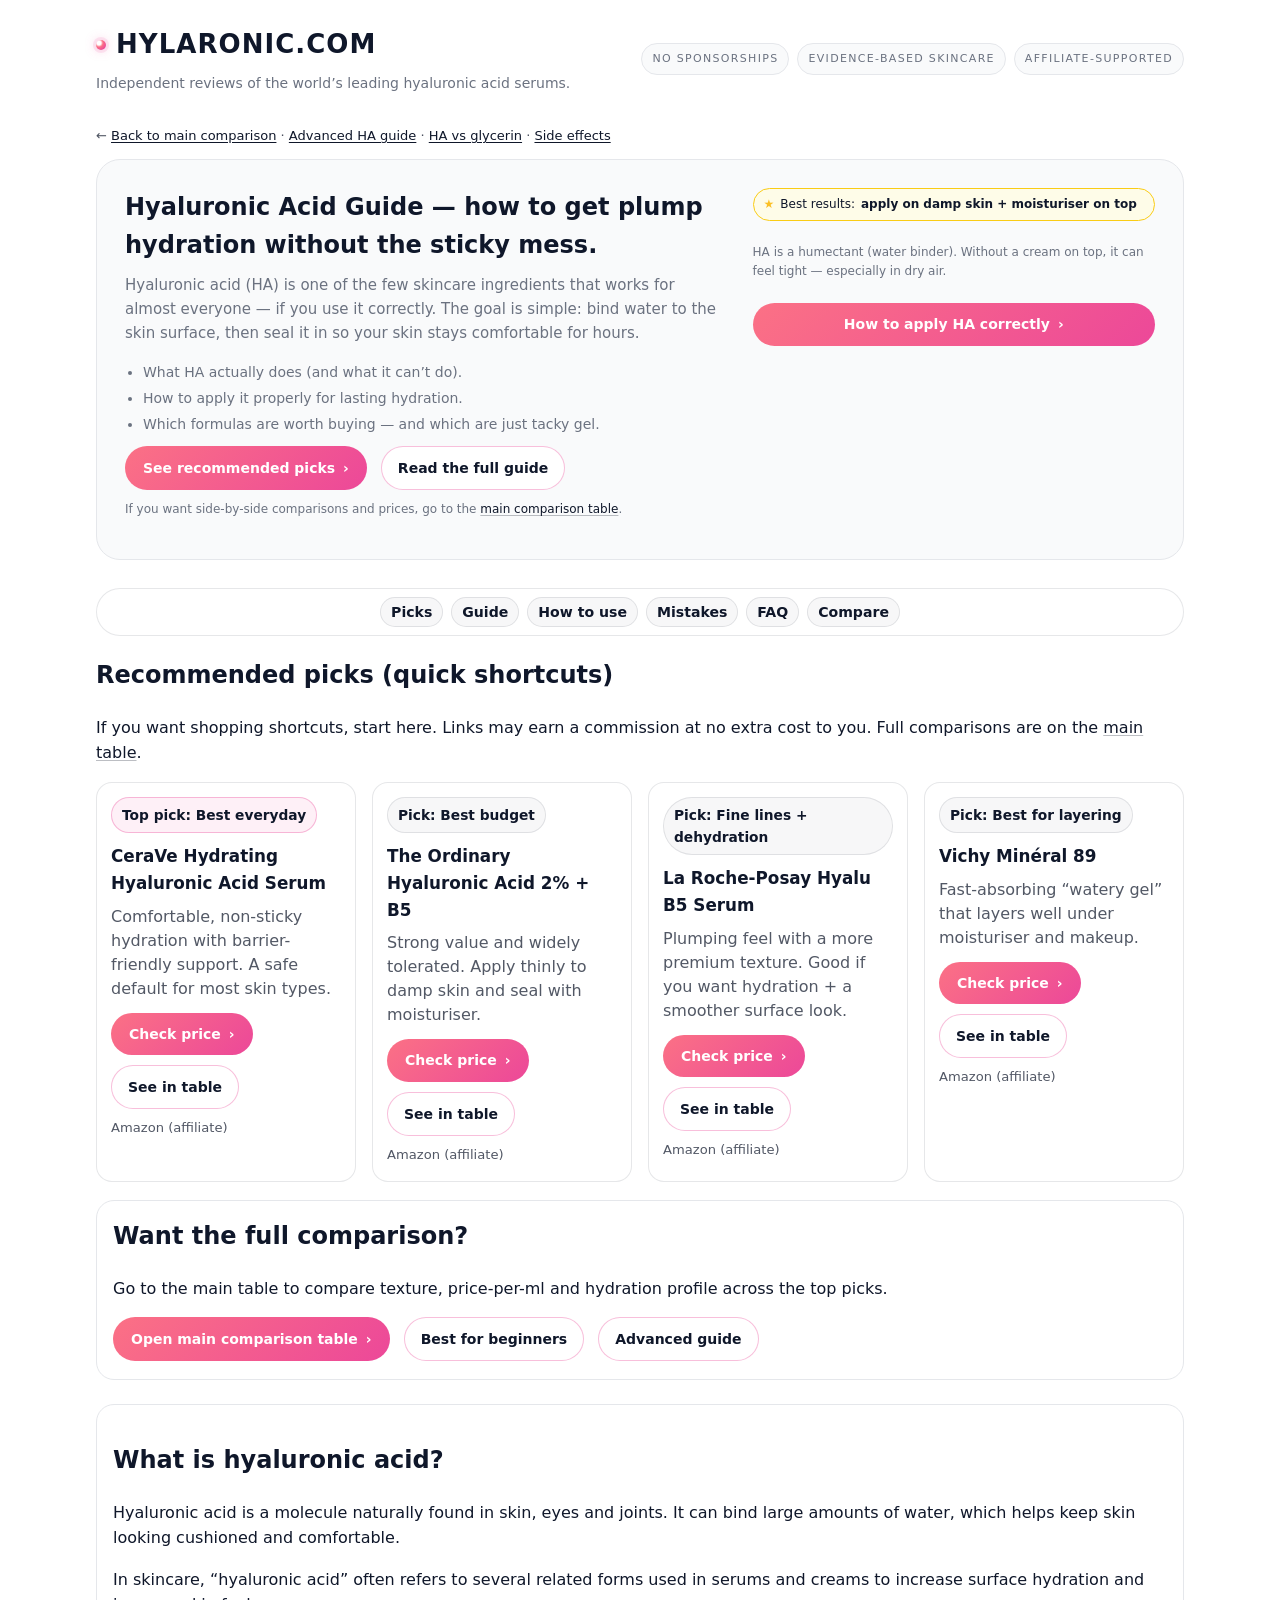
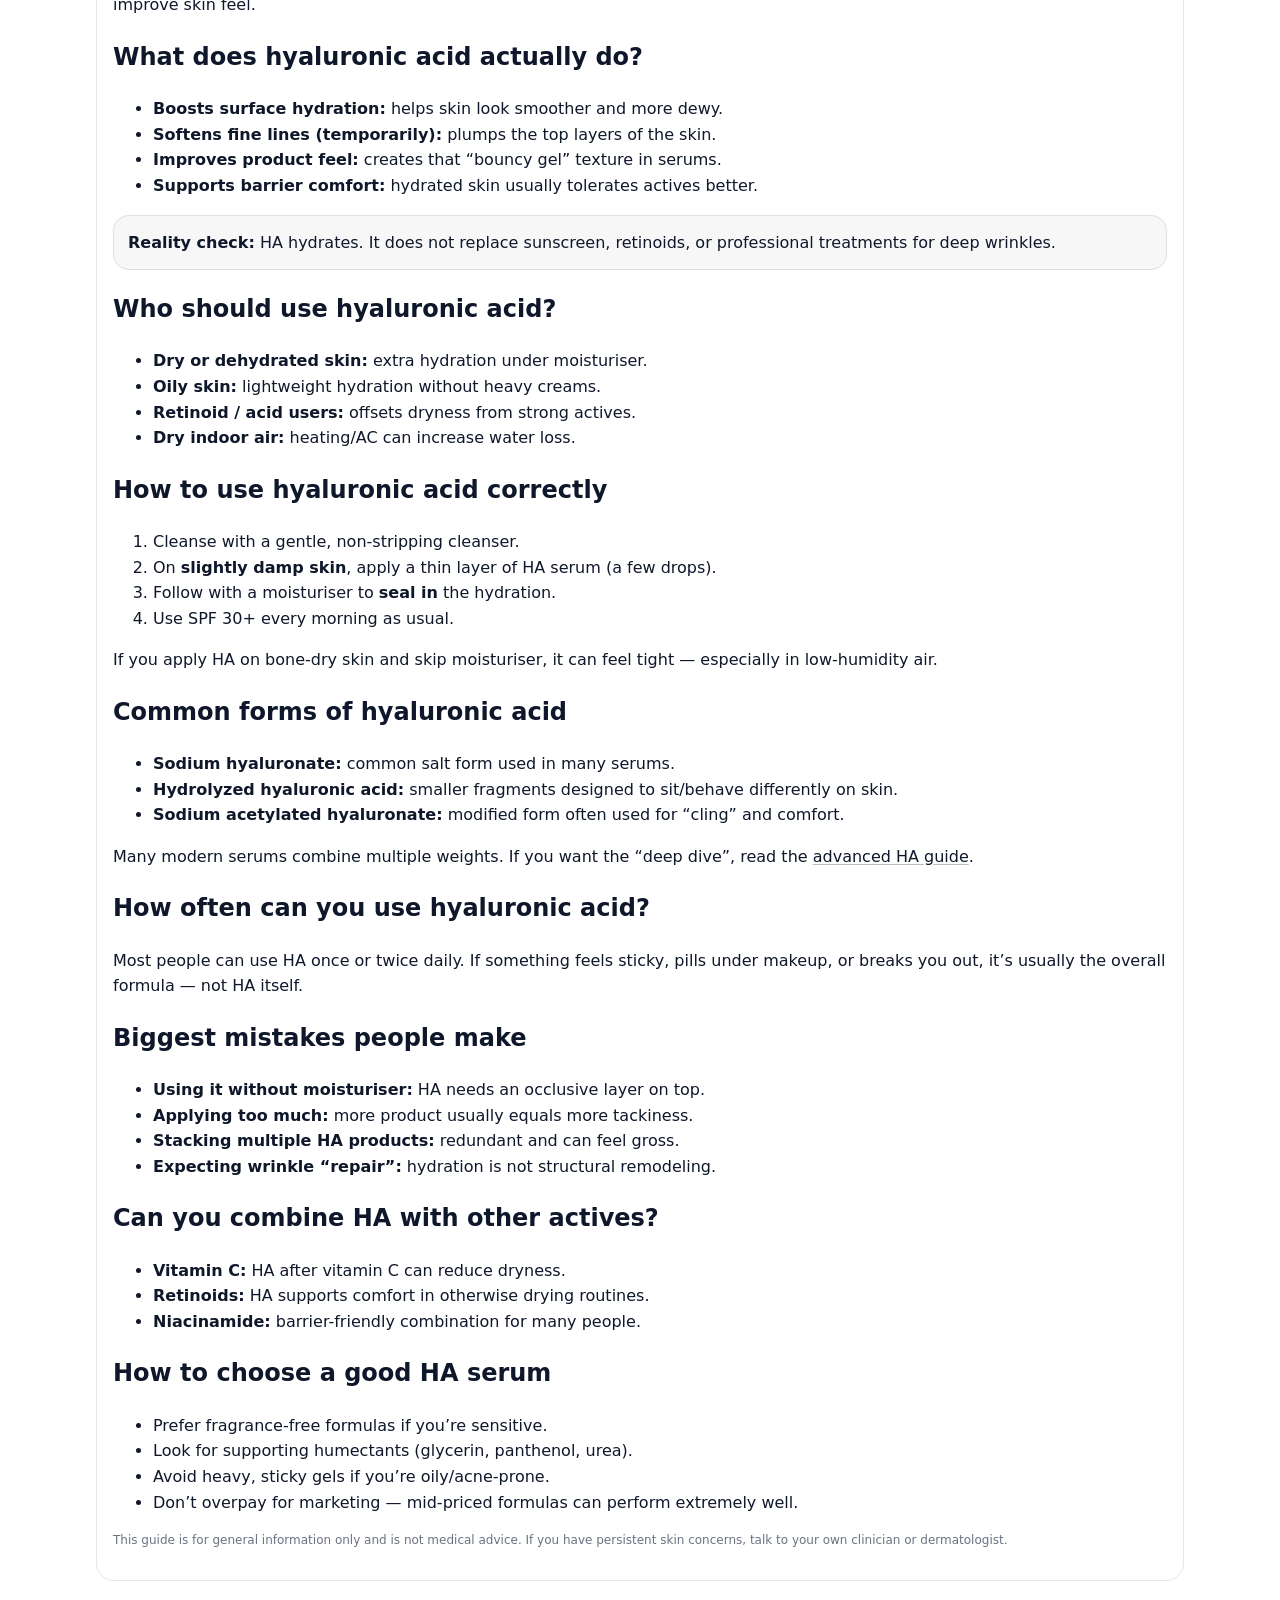
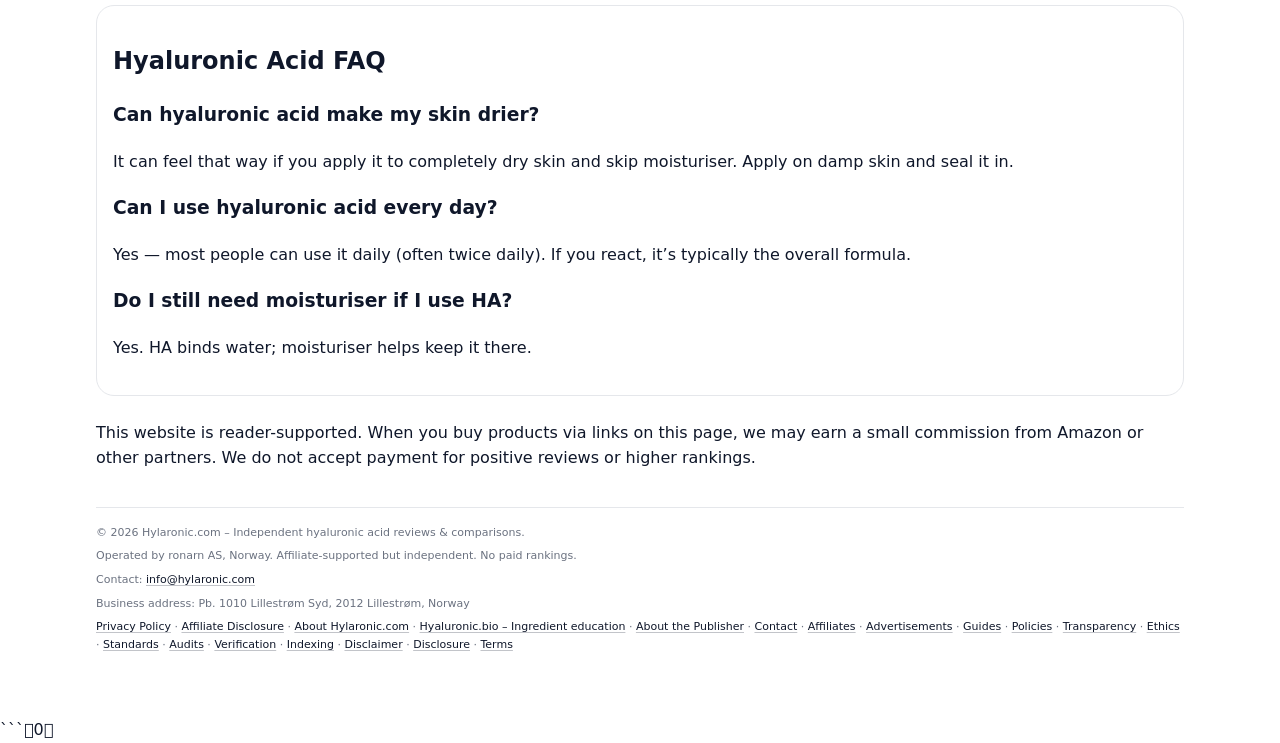
<file: hyaluronic-guide.html>
<!DOCTYPE html>
<html lang="en">
<head>
  <meta charset="UTF-8" />
  <meta name="viewport" content="width=device-width, initial-scale=1" />

  <title>Hyaluronic Acid Guide (2026) – What It Is, How It Works & How to Use It</title>
  <meta name="description"
        content="Complete guide to hyaluronic acid: what it is, how it works, who should use it, how to layer it correctly and the most common mistakes to avoid." />
  <link rel="canonical" href="https://hylaronic.com/hyaluronic-guide.html" />
  <meta name="robots" content="index,follow" />

  <!-- Open Graph -->
  <meta property="og:title" content="Hyaluronic Acid Guide – Hylaronic.com" />
  <meta property="og:description"
        content="Learn how hyaluronic acid really works, how to use it correctly and how to build a simple, hydrating routine." />
  <meta property="og:type" content="article" />
  <meta property="og:url" content="https://hylaronic.com/hyaluronic-guide.html" />
  <meta property="og:image" content="https://hylaronic.com/og-image-hyaluronic.jpg" />

  <!-- GA4 (fixed) -->
  <script async src="https://www.googletagmanager.com/gtag/js?id=G-HPS7G02WNK"></script>
  <script>
    window.dataLayer = window.dataLayer || [];
    function gtag(){dataLayer.push(arguments);}
    gtag('js', new Date());
    gtag('config', 'G-HPS7G02WNK');
  </script>

  <!-- Structured data: Article -->
  <script type="application/ld+json">
  {
    "@context": "https://schema.org",
    "@type": "Article",
    "headline": "Hyaluronic Acid Guide (2025) – What It Is, How It Works & How to Use It",
    "description": "Complete guide to hyaluronic acid: what it is, how it works, who should use it, how to layer it correctly and the most common mistakes to avoid.",
    "mainEntityOfPage": {
      "@type": "WebPage",
      "@id": "https://hylaronic.com/hyaluronic-guide.html"
    },
    "publisher": {
      "@type": "Organization",
      "name": "ronarn AS",
      "url": "https://ronarn.com"
    }
  }
  </script>

  <link rel="stylesheet" href="/styles.css" />

  <!-- Page-specific (minimal): sticky in-page jump nav, compact, mobile-safe -->
  <style>
    .breadcrumbs {
      font-size: 13px;
      margin: 0 0 12px;
      color: rgba(15,23,42,0.75);
    }
    .breadcrumbs a { text-decoration: underline; }

    .jump-nav {
      position: sticky;
      top: 8px;
      z-index: 30;
      background: rgba(255,255,255,0.92);
      backdrop-filter: blur(8px);
      -webkit-backdrop-filter: blur(8px);
      border: 1px solid rgba(15, 23, 42, 0.10);
      border-radius: 999px;
      padding: 8px 10px;
      display: flex;
      gap: 8px;
      flex-wrap: wrap;
      justify-content: center;
      margin: 10px 0 18px;
    }
    .jump-nav a {
      text-decoration: none;
      font-weight: 750;
      font-size: 0.88rem;
      padding: 7px 10px;
      border-radius: 999px;
      border: 1px solid rgba(15, 23, 42, 0.10);
      background: rgba(15, 23, 42, 0.03);
      line-height: 1;
    }
    .jump-nav a:hover {
      border-color: rgba(236, 72, 153, 0.35);
      background: rgba(236, 72, 153, 0.06);
    }
    .anchor-offset { scroll-margin-top: 88px; }

    .pick-grid {
      display: grid;
      grid-template-columns: repeat(auto-fit, minmax(240px, 1fr));
      gap: 16px;
      margin: 14px 0 18px;
    }
    .pick-card {
      border: 1px solid rgba(15, 23, 42, 0.10);
      border-radius: 16px;
      padding: 14px 14px 16px;
      background: #fff;
    }
    .pick-label {
      display: inline-flex;
      align-items: center;
      gap: 8px;
      font-size: 0.86rem;
      font-weight: 800;
      padding: 6px 10px;
      border-radius: 999px;
      border: 1px solid rgba(15, 23, 42, 0.10);
      background: rgba(15, 23, 42, 0.03);
      margin-bottom: 10px;
    }
    .pick-label.hot {
      border-color: rgba(236, 72, 153, 0.35);
      background: rgba(236, 72, 153, 0.08);
    }
    .pick-card h3 { margin: 0 0 8px; font-size: 1.05rem; }
    .pick-card p { margin: 0 0 12px; color: rgba(15, 23, 42, 0.72); line-height: 1.5; }
    .pick-actions { display: flex; gap: 10px; flex-wrap: wrap; align-items: center; }
    .pick-note { font-size: 0.82rem; opacity: 0.72; margin-top: 8px; }

    .note {
      border: 1px solid rgba(15, 23, 42, 0.10);
      background: rgba(15, 23, 42, 0.03);
      border-radius: 16px;
      padding: 14px;
    }
    .note strong { font-weight: 800; }
  </style>
</head>

<body>
<div class="page">

  <header>
    <div class="brand">
      <div class="brand-name">Hylaronic.com</div>
      <div class="brand-tagline">Independent reviews of the world’s leading hyaluronic acid serums.</div>
    </div>
    <div class="trust-tags">
      <span class="trust-tag">No sponsorships</span>
      <span class="trust-tag">Evidence-based skincare</span>
      <span class="trust-tag">Affiliate-supported</span>
    </div>
  </header>

  <main>

    <p class="breadcrumbs">
      ← <a href="/">Back to main comparison</a> ·
      <a href="/strong-hyaluronic-guide.html">Advanced HA guide</a> ·
      <a href="/hyaluronic-vs-glycerin.html">HA vs glycerin</a> ·
      <a href="/side-effects.html">Side effects</a>
    </p>

    <!-- HERO (match money-site tone) -->
    <section class="hero" aria-labelledby="hero-heading">
      <div>
        <h1 id="hero-heading" class="hero-title">
          Hyaluronic Acid Guide — how to get plump hydration without the sticky mess.
        </h1>

        <p class="hero-subtitle">
          Hyaluronic acid (HA) is one of the few skincare ingredients that works for almost everyone —
          if you use it correctly. The goal is simple: bind water to the skin surface, then seal it in
          so your skin stays comfortable for hours.
        </p>

        <ul class="hero-list">
          <li>What HA actually does (and what it can’t do).</li>
          <li>How to apply it properly for lasting hydration.</li>
          <li>Which formulas are worth buying — and which are just tacky gel.</li>
        </ul>

        <div class="hero-actions" style="margin-top: 10px;">
          <a class="btn-primary" href="#picks">See recommended picks <span class="chevron">›</span></a>
          <a class="btn-secondary" href="#guide">Read the full guide</a>
        </div>

        <p class="hero-note" style="margin-top: 10px;">
          If you want side-by-side comparisons and prices, go to the
          <a href="/#compare">main comparison table</a>.
        </p>
      </div>

      <aside class="hero-aside">
        <div class="rating-pill">
          <span class="star">★</span>
          Best results: <strong>apply on damp skin + moisturiser on top</strong>
        </div>
        <p class="hero-note">
          HA is a humectant (water binder). Without a cream on top, it can feel tight — especially in dry air.
        </p>
        <a href="#how" class="btn-primary">
          How to apply HA correctly
          <span class="chevron">›</span>
        </a>
      </aside>
    </section>

    <!-- Compact jump nav (in-page, not a huge sticky header) -->
    <nav class="jump-nav" aria-label="Jump to section">
      <a href="#picks">Picks</a>
      <a href="#guide">Guide</a>
      <a href="#how">How to use</a>
      <a href="#mistakes">Mistakes</a>
      <a href="#faq">FAQ</a>
      <a href="/#compare">Compare</a>
    </nav>

    <!-- RECOMMENDED PICKS (cards, no table) -->
    <section id="picks" class="anchor-offset" aria-labelledby="picks-heading">
      <h2 id="picks-heading" class="section-title">Recommended picks (quick shortcuts)</h2>
      <p class="section-subtitle">
        If you want shopping shortcuts, start here. Links may earn a commission at no extra cost to you.
        Full comparisons are on the <a href="/#compare">main table</a>.
      </p>

      <div class="pick-grid">
        <div class="pick-card">
          <div class="pick-label hot">Top pick: Best everyday</div>
          <h3>CeraVe Hydrating Hyaluronic Acid Serum</h3>
          <p>
            Comfortable, non-sticky hydration with barrier-friendly support. A safe default for most skin types.
          </p>
          <div class="pick-actions">
            <a class="btn-primary" href="https://amzn.to/3XDAKmh" target="_blank" rel="nofollow sponsored noopener">
              Check price <span class="chevron">›</span>
            </a>
            <a class="btn-secondary" href="/#cerave-ha">See in table</a>
          </div>
          <div class="pick-note">Amazon (affiliate)</div>
        </div>

        <div class="pick-card">
          <div class="pick-label">Pick: Best budget</div>
          <h3>The Ordinary Hyaluronic Acid 2% + B5</h3>
          <p>
            Strong value and widely tolerated. Apply thinly to damp skin and seal with moisturiser.
          </p>
          <div class="pick-actions">
            <a class="btn-primary" href="https://amzn.to/3K8dqKp" target="_blank" rel="nofollow sponsored noopener">
              Check price <span class="chevron">›</span>
            </a>
            <a class="btn-secondary" href="/#ordinary-ha">See in table</a>
          </div>
          <div class="pick-note">Amazon (affiliate)</div>
        </div>

        <div class="pick-card">
          <div class="pick-label">Pick: Fine lines + dehydration</div>
          <h3>La Roche-Posay Hyalu B5 Serum</h3>
          <p>
            Plumping feel with a more premium texture. Good if you want hydration + a smoother surface look.
          </p>
          <div class="pick-actions">
            <a class="btn-primary" href="https://amzn.to/49hZyaK" target="_blank" rel="nofollow sponsored noopener">
              Check price <span class="chevron">›</span>
            </a>
            <a class="btn-secondary" href="/#lrp-hyalu-b5">See in table</a>
          </div>
          <div class="pick-note">Amazon (affiliate)</div>
        </div>

        <div class="pick-card">
          <div class="pick-label">Pick: Best for layering</div>
          <h3>Vichy Minéral 89</h3>
          <p>
            Fast-absorbing “watery gel” that layers well under moisturiser and makeup.
          </p>
          <div class="pick-actions">
            <a class="btn-primary" href="https://amzn.to/4riD6VA" target="_blank" rel="nofollow sponsored noopener">
              Check price <span class="chevron">›</span>
            </a>
            <a class="btn-secondary" href="/#vichy-89">See in table</a>
          </div>
          <div class="pick-note">Amazon (affiliate)</div>
        </div>
      </div>

      <div class="card" style="margin-top: 14px;">
        <h2 style="margin-top: 0;">Want the full comparison?</h2>
        <p>
          Go to the main table to compare texture, price-per-ml and hydration profile across the top picks.
        </p>
        <div class="hero-actions" style="margin-top: 10px;">
          <a class="btn-primary" href="/#compare">Open main comparison table <span class="chevron">›</span></a>
          <a class="btn-secondary" href="/best-for-beginners.html">Best for beginners</a>
          <a class="btn-secondary" href="/strong-hyaluronic-guide.html">Advanced guide</a>
        </div>
      </div>
    </section>

    <!-- GUIDE CONTENT -->
    <main id="guide" class="article" style="margin-top: 18px;">
      <article class="card">
        <h2 class="anchor-offset" id="what">What is hyaluronic acid?</h2>
        <p>
          Hyaluronic acid is a molecule naturally found in skin, eyes and joints. It can bind large amounts of water,
          which helps keep skin looking cushioned and comfortable.
        </p>
        <p>
          In skincare, “hyaluronic acid” often refers to several related forms used in serums and creams to increase
          surface hydration and improve skin feel.
        </p>

        <h2 class="anchor-offset" id="does">What does hyaluronic acid actually do?</h2>
        <ul>
          <li><strong>Boosts surface hydration:</strong> helps skin look smoother and more dewy.</li>
          <li><strong>Softens fine lines (temporarily):</strong> plumps the top layers of the skin.</li>
          <li><strong>Improves product feel:</strong> creates that “bouncy gel” texture in serums.</li>
          <li><strong>Supports barrier comfort:</strong> hydrated skin usually tolerates actives better.</li>
        </ul>

        <div class="note" style="margin-top: 12px;">
          <strong>Reality check:</strong> HA hydrates. It does not replace sunscreen, retinoids, or professional treatments for deep wrinkles.
        </div>

        <h2 class="anchor-offset" id="who">Who should use hyaluronic acid?</h2>
        <ul>
          <li><strong>Dry or dehydrated skin:</strong> extra hydration under moisturiser.</li>
          <li><strong>Oily skin:</strong> lightweight hydration without heavy creams.</li>
          <li><strong>Retinoid / acid users:</strong> offsets dryness from strong actives.</li>
          <li><strong>Dry indoor air:</strong> heating/AC can increase water loss.</li>
        </ul>

        <h2 class="anchor-offset" id="how">How to use hyaluronic acid correctly</h2>
        <ol>
          <li>Cleanse with a gentle, non-stripping cleanser.</li>
          <li>On <strong>slightly damp skin</strong>, apply a thin layer of HA serum (a few drops).</li>
          <li>Follow with a moisturiser to <strong>seal in</strong> the hydration.</li>
          <li>Use SPF 30+ every morning as usual.</li>
        </ol>
        <p>
          If you apply HA on bone-dry skin and skip moisturiser, it can feel tight — especially in low-humidity air.
        </p>

        <h2 class="anchor-offset" id="forms">Common forms of hyaluronic acid</h2>
        <ul>
          <li><strong>Sodium hyaluronate:</strong> common salt form used in many serums.</li>
          <li><strong>Hydrolyzed hyaluronic acid:</strong> smaller fragments designed to sit/behave differently on skin.</li>
          <li><strong>Sodium acetylated hyaluronate:</strong> modified form often used for “cling” and comfort.</li>
        </ul>
        <p>
          Many modern serums combine multiple weights. If you want the “deep dive”, read the
          <a href="/strong-hyaluronic-guide.html">advanced HA guide</a>.
        </p>

        <h2 class="anchor-offset" id="frequency">How often can you use hyaluronic acid?</h2>
        <p>
          Most people can use HA once or twice daily. If something feels sticky, pills under makeup, or breaks you out,
          it’s usually the overall formula — not HA itself.
        </p>

        <h2 class="anchor-offset" id="mistakes">Biggest mistakes people make</h2>
        <ul>
          <li><strong>Using it without moisturiser:</strong> HA needs an occlusive layer on top.</li>
          <li><strong>Applying too much:</strong> more product usually equals more tackiness.</li>
          <li><strong>Stacking multiple HA products:</strong> redundant and can feel gross.</li>
          <li><strong>Expecting wrinkle “repair”:</strong> hydration is not structural remodeling.</li>
        </ul>

        <h2 class="anchor-offset" id="combine">Can you combine HA with other actives?</h2>
        <ul>
          <li><strong>Vitamin C:</strong> HA after vitamin C can reduce dryness.</li>
          <li><strong>Retinoids:</strong> HA supports comfort in otherwise drying routines.</li>
          <li><strong>Niacinamide:</strong> barrier-friendly combination for many people.</li>
        </ul>

        <h2 class="anchor-offset" id="choose">How to choose a good HA serum</h2>
        <ul>
          <li>Prefer fragrance-free formulas if you’re sensitive.</li>
          <li>Look for supporting humectants (glycerin, panthenol, urea).</li>
          <li>Avoid heavy, sticky gels if you’re oily/acne-prone.</li>
          <li>Don’t overpay for marketing — mid-priced formulas can perform extremely well.</li>
        </ul>

        <p style="font-size: 12px; color: #6b7280; margin-top: 16px;">
          This guide is for general information only and is not medical advice. If you have persistent
          skin concerns, talk to your own clinician or dermatologist.
        </p>
      </article>

      <!-- FAQ -->
      <section id="faq" class="card faq anchor-offset" aria-labelledby="faq-heading" style="margin-top: 18px;">
        <h2 id="faq-heading" class="section-title">Hyaluronic Acid FAQ</h2>

        <h3>Can hyaluronic acid make my skin drier?</h3>
        <p>
          It can feel that way if you apply it to completely dry skin and skip moisturiser. Apply on damp skin and seal it in.
        </p>

        <h3>Can I use hyaluronic acid every day?</h3>
        <p>
          Yes — most people can use it daily (often twice daily). If you react, it’s typically the overall formula.
        </p>

        <h3>Do I still need moisturiser if I use HA?</h3>
        <p>
          Yes. HA binds water; moisturiser helps keep it there.
        </p>
      </section>

      <section class="disclaimer" style="margin-top: 18px;">
        <p>
          This website is reader-supported. When you buy products via links on this page, we may earn a small commission
          from Amazon or other partners. We do not accept payment for positive reviews or higher rankings.
        </p>
      </section>
    </main>

  </main>

  <footer class="site-footer">
    <span>© <span id="year"></span> Hylaronic.com – Independent hyaluronic acid reviews &amp; comparisons.</span>
    <span>Operated by ronarn AS, Norway. Affiliate-supported but independent. No paid rankings.</span>
    <span>Contact: <a href="mailto:info@hylaronic.com">info@hylaronic.com</a></span>
    <span>Business address: Pb. 1010 Lillestrøm Syd, 2012 Lillestrøm, Norway</span>

    <span class="footer-links">
      <a href="/privacy.html">Privacy Policy</a> ·
      <a href="/affiliate-disclosure.html">Affiliate Disclosure</a> ·
      <a href="/about.html">About Hylaronic.com</a> ·
      <a href="https://hyaluronic.bio" target="_blank" rel="noopener">Hyaluronic.bio – Ingredient education</a> ·
      <a href="https://organization.bio" target="_blank" rel="noopener">About the Publisher</a> ·
      <a href="https://contactus.bio" target="_blank" rel="noopener">Contact</a> ·
      <a href="https://affiliates.bio" target="_blank" rel="noopener">Affiliates</a> ·
      <a href="https://advertisement.bio" target="_blank" rel="noopener">Advertisements</a> ·
      <a href="https://guides.bio" target="_blank" rel="noopener">Guides</a> ·
      <a href="https://policies.bio" target="_blank" rel="noopener">Policies</a> ·
      <a href="https://transparency.bio" target="_blank" rel="noopener">Transparency</a> ·
      <a href="https://ethics.bio" target="_blank" rel="noopener">Ethics</a> ·
      <a href="https://standards.bio" target="_blank" rel="noopener">Standards</a> ·
      <a href="https://audits.bio" target="_blank" rel="noopener">Audits</a> ·
      <a href="https://verification.bio" target="_blank" rel="noopener">Verification</a> ·
      <a href="https://indexing.bio" target="_blank" rel="noopener">Indexing</a> ·
      <a href="https://disclaimer.bio" target="_blank" rel="noopener">Disclaimer</a> ·
      <a href="https://disclosure.bio" target="_blank" rel="noopener">Disclosure</a> ·
      <a href="https://terms.bio" target="_blank" rel="noopener">Terms</a>
    </span>
  </footer>

</div>

<script>
  document.getElementById('year').textContent = new Date().getFullYear();
</script>
</body>
</html>
```0
</file>
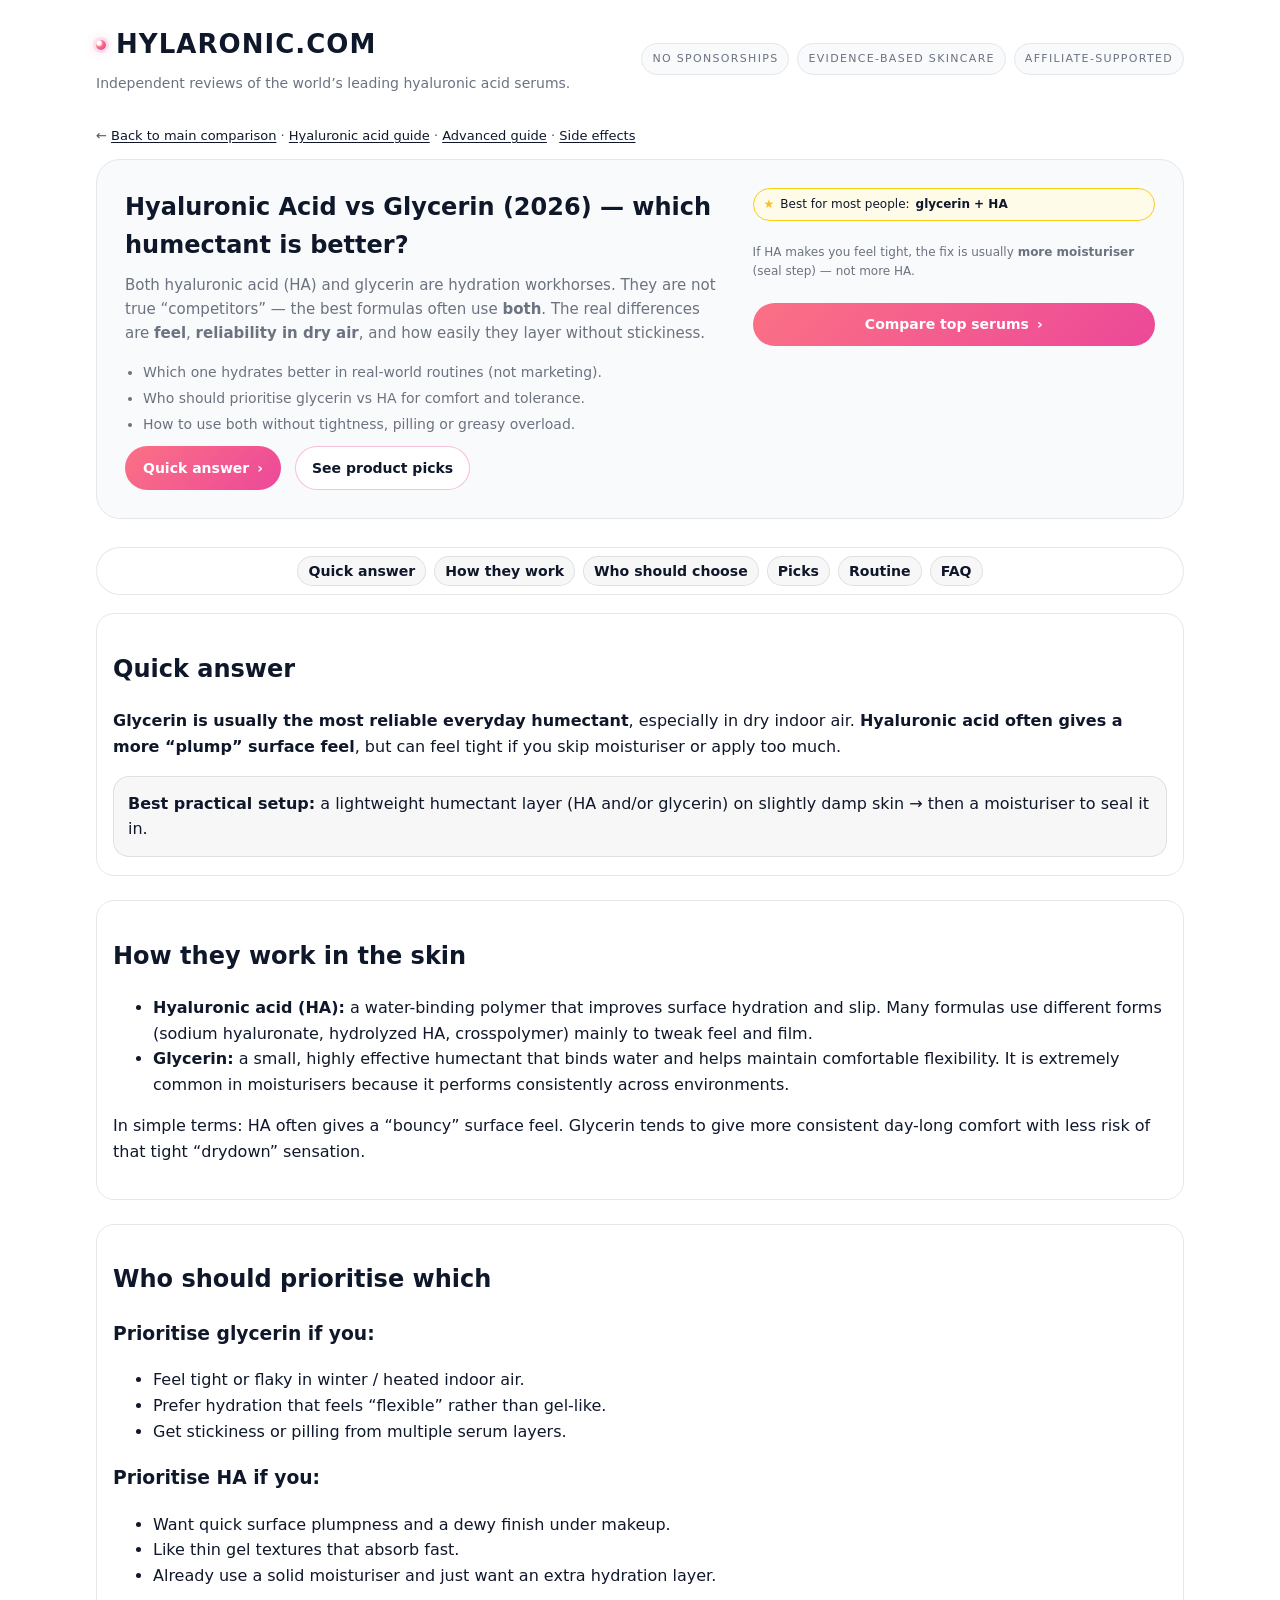
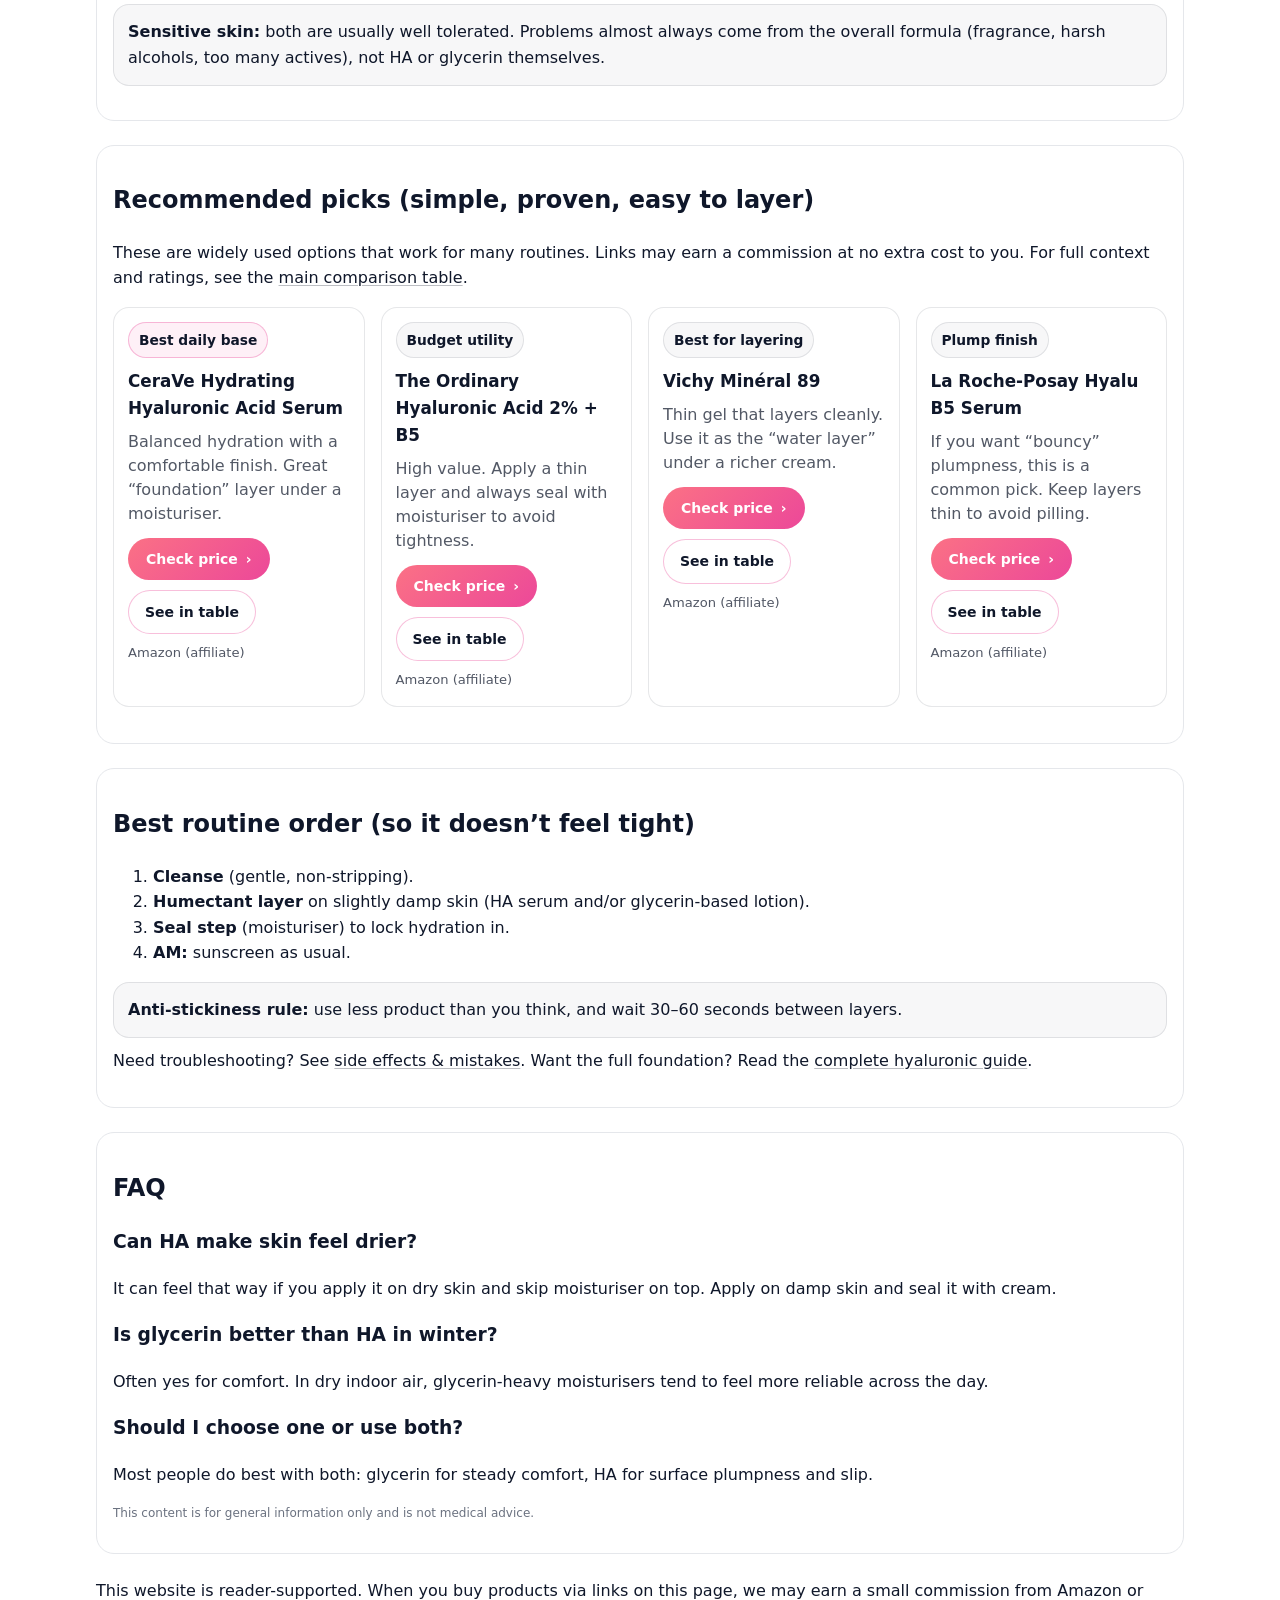
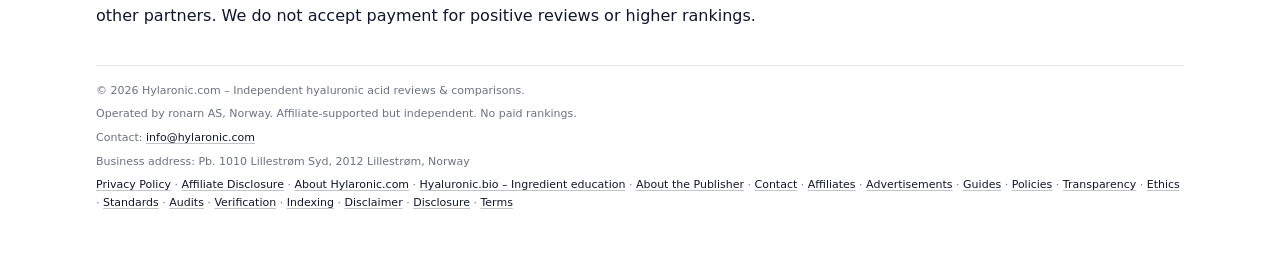
<file: hyaluronic-vs-glycerin.html>
<!DOCTYPE html>
<html lang="en">
<head>
  <meta charset="UTF-8" />
  <meta name="viewport" content="width=device-width, initial-scale=1" />

  <title>Hyaluronic Acid vs Glycerin (2026) – Which Humectant Is Better?</title>
  <meta name="description"
        content="Hyaluronic acid vs glycerin explained for 2026: hydration profile, feel, who should choose which, and how to use both without tightness or stickiness." />
  <link rel="canonical" href="https://hylaronic.com/hyaluronic-vs-glycerin.html" />
  <meta name="robots" content="index,follow" />

  <!-- Open Graph -->
  <meta property="og:title" content="Hyaluronic Acid vs Glycerin (2026) – Hylaronic.com" />
  <meta property="og:description"
        content="Hyaluronic acid vs glycerin explained: hydration, texture, routines, and how to pick the right humectant for your skin." />
  <meta property="og:type" content="article" />
  <meta property="og:url" content="https://hylaronic.com/hyaluronic-vs-glycerin.html" />
  <meta property="og:image" content="https://hylaronic.com/og-image-hyaluronic.jpg" />

  <!-- GA4 (Hylaronic.com) -->
  <script async src="https://www.googletagmanager.com/gtag/js?id=G-HPS7G02WNK"></script>
  <script>
    window.dataLayer = window.dataLayer || [];
    function gtag(){dataLayer.push(arguments);}
    gtag('js', new Date());
    gtag('config', 'G-HPS7G02WNK');
  </script>

  <link rel="stylesheet" href="/styles.css" />

  <!-- Page-specific (minimal): breadcrumbs + compact jump nav + pick cards -->
  <style>
    .breadcrumbs {
      font-size: 13px;
      margin: 0 0 12px;
      color: rgba(15,23,42,0.75);
    }
    .breadcrumbs a { text-decoration: underline; }

    .jump-nav {
      position: sticky;
      top: 8px;
      z-index: 30;
      background: rgba(255, 255, 255, 0.92);
      backdrop-filter: blur(8px);
      -webkit-backdrop-filter: blur(8px);
      border: 1px solid rgba(15, 23, 42, 0.10);
      border-radius: 999px;
      padding: 8px 10px;
      display: flex;
      gap: 8px;
      flex-wrap: wrap;
      justify-content: center;
      margin: 10px 0 18px;
    }
    .jump-nav a {
      text-decoration: none;
      font-weight: 750;
      font-size: 0.88rem;
      padding: 7px 10px;
      border-radius: 999px;
      border: 1px solid rgba(15, 23, 42, 0.10);
      background: rgba(15, 23, 42, 0.03);
      line-height: 1;
    }
    .jump-nav a:hover {
      border-color: rgba(236, 72, 153, 0.35);
      background: rgba(236, 72, 153, 0.06);
    }
    .anchor-offset { scroll-margin-top: 88px; }

    .note {
      border: 1px solid rgba(15, 23, 42, 0.10);
      background: rgba(15, 23, 42, 0.03);
      border-radius: 16px;
      padding: 14px;
    }
    .note strong { font-weight: 800; }

    .pick-grid {
      display: grid;
      grid-template-columns: repeat(auto-fit, minmax(240px, 1fr));
      gap: 16px;
      margin: 14px 0 18px;
    }
    .pick-card {
      border: 1px solid rgba(15, 23, 42, 0.10);
      border-radius: 16px;
      padding: 14px 14px 16px;
      background: #fff;
    }
    .pick-label {
      display: inline-flex;
      align-items: center;
      gap: 8px;
      font-size: 0.86rem;
      font-weight: 800;
      padding: 6px 10px;
      border-radius: 999px;
      border: 1px solid rgba(15, 23, 42, 0.10);
      background: rgba(15, 23, 42, 0.03);
      margin-bottom: 10px;
    }
    .pick-label.hot {
      border-color: rgba(236, 72, 153, 0.35);
      background: rgba(236, 72, 153, 0.08);
    }
    .pick-card h3 { margin: 0 0 8px; font-size: 1.05rem; }
    .pick-card p { margin: 0 0 12px; color: rgba(15, 23, 42, 0.72); line-height: 1.5; }
    .pick-actions { display: flex; gap: 10px; flex-wrap: wrap; align-items: center; }
    .pick-note { font-size: 0.82rem; opacity: 0.72; margin-top: 8px; }
  </style>
</head>

<body>
<div class="page">

  <header>
    <div class="brand">
      <div class="brand-name">Hylaronic.com</div>
      <div class="brand-tagline">Independent reviews of the world’s leading hyaluronic acid serums.</div>
    </div>
    <div class="trust-tags">
      <span class="trust-tag">No sponsorships</span>
      <span class="trust-tag">Evidence-based skincare</span>
      <span class="trust-tag">Affiliate-supported</span>
    </div>
  </header>

  <main class="article">

    <p class="breadcrumbs">
      ← <a href="/">Back to main comparison</a> ·
      <a href="/hyaluronic-guide.html">Hyaluronic acid guide</a> ·
      <a href="/strong-hyaluronic-guide.html">Advanced guide</a> ·
      <a href="/side-effects.html">Side effects</a>
    </p>

    <!-- HERO -->
    <section class="hero" aria-labelledby="hero-heading">
      <div>
        <h1 id="hero-heading" class="hero-title">
          Hyaluronic Acid vs Glycerin (2026) — which humectant is better?
        </h1>

        <p class="hero-subtitle">
          Both hyaluronic acid (HA) and glycerin are hydration workhorses. They are not true “competitors” —
          the best formulas often use <strong>both</strong>. The real differences are <strong>feel</strong>,
          <strong>reliability in dry air</strong>, and how easily they layer without stickiness.
        </p>

        <ul class="hero-list">
          <li>Which one hydrates better in real-world routines (not marketing).</li>
          <li>Who should prioritise glycerin vs HA for comfort and tolerance.</li>
          <li>How to use both without tightness, pilling or greasy overload.</li>
        </ul>

        <div class="hero-actions" style="margin-top: 10px;">
          <a class="btn-primary" href="#quick-answer">Quick answer <span class="chevron">›</span></a>
          <a class="btn-secondary" href="#picks">See product picks</a>
        </div>
      </div>

      <aside class="hero-aside">
        <div class="rating-pill">
          <span class="star">★</span>
          Best for most people: <strong>glycerin + HA</strong>
        </div>
        <p class="hero-note">
          If HA makes you feel tight, the fix is usually <strong>more moisturiser</strong> (seal step) —
          not more HA.
        </p>
        <a href="/#compare" class="btn-primary">
          Compare top serums
          <span class="chevron">›</span>
        </a>
      </aside>
    </section>

    <nav class="jump-nav" aria-label="Jump to section">
      <a href="#quick-answer">Quick answer</a>
      <a href="#how-they-work">How they work</a>
      <a href="#who-should-choose">Who should choose</a>
      <a href="#picks">Picks</a>
      <a href="#routine">Routine</a>
      <a href="#faq">FAQ</a>
    </nav>

    <article class="card anchor-offset" id="quick-answer">
      <h2>Quick answer</h2>
      <p>
        <strong>Glycerin is usually the most reliable everyday humectant</strong>, especially in dry indoor air.
        <strong>Hyaluronic acid often gives a more “plump” surface feel</strong>, but can feel tight if you skip
        moisturiser or apply too much.
      </p>
      <div class="note">
        <strong>Best practical setup:</strong> a lightweight humectant layer (HA and/or glycerin) on slightly damp skin
        → then a moisturiser to seal it in.
      </div>
    </article>

    <article class="card anchor-offset" id="how-they-work" style="margin-top: 16px;">
      <h2>How they work in the skin</h2>
      <ul>
        <li>
          <strong>Hyaluronic acid (HA):</strong> a water-binding polymer that improves surface hydration and slip.
          Many formulas use different forms (sodium hyaluronate, hydrolyzed HA, crosspolymer) mainly to tweak feel and film.
        </li>
        <li>
          <strong>Glycerin:</strong> a small, highly effective humectant that binds water and helps maintain comfortable flexibility.
          It is extremely common in moisturisers because it performs consistently across environments.
        </li>
      </ul>
      <p>
        In simple terms: HA often gives a “bouncy” surface feel. Glycerin tends to give more consistent day-long comfort
        with less risk of that tight “drydown” sensation.
      </p>
    </article>

    <article class="card anchor-offset" id="who-should-choose" style="margin-top: 16px;">
      <h2>Who should prioritise which</h2>

      <h3>Prioritise glycerin if you:</h3>
      <ul>
        <li>Feel tight or flaky in winter / heated indoor air.</li>
        <li>Prefer hydration that feels “flexible” rather than gel-like.</li>
        <li>Get stickiness or pilling from multiple serum layers.</li>
      </ul>

      <h3>Prioritise HA if you:</h3>
      <ul>
        <li>Want quick surface plumpness and a dewy finish under makeup.</li>
        <li>Like thin gel textures that absorb fast.</li>
        <li>Already use a solid moisturiser and just want an extra hydration layer.</li>
      </ul>

      <p class="note" style="margin-top: 10px;">
        <strong>Sensitive skin:</strong> both are usually well tolerated. Problems almost always come from the overall formula
        (fragrance, harsh alcohols, too many actives), not HA or glycerin themselves.
      </p>
    </article>

    <article class="card anchor-offset" id="picks" style="margin-top: 16px;">
      <h2>Recommended picks (simple, proven, easy to layer)</h2>
      <p>
        These are widely used options that work for many routines. Links may earn a commission at no extra cost to you.
        For full context and ratings, see the <a href="/#compare">main comparison table</a>.
      </p>

      <div class="pick-grid">
        <div class="pick-card">
          <div class="pick-label hot">Best daily base</div>
          <h3>CeraVe Hydrating Hyaluronic Acid Serum</h3>
          <p>Balanced hydration with a comfortable finish. Great “foundation” layer under a moisturiser.</p>
          <div class="pick-actions">
            <a class="btn-primary" href="https://amzn.to/3XDAKmh" target="_blank" rel="nofollow sponsored noopener">
              Check price <span class="chevron">›</span>
            </a>
            <a class="btn-secondary" href="/#cerave-ha">See in table</a>
          </div>
          <div class="pick-note">Amazon (affiliate)</div>
        </div>

        <div class="pick-card">
          <div class="pick-label">Budget utility</div>
          <h3>The Ordinary Hyaluronic Acid 2% + B5</h3>
          <p>High value. Apply a thin layer and always seal with moisturiser to avoid tightness.</p>
          <div class="pick-actions">
            <a class="btn-primary" href="https://amzn.to/3K8dqKp" target="_blank" rel="nofollow sponsored noopener">
              Check price <span class="chevron">›</span>
            </a>
            <a class="btn-secondary" href="/#ordinary-ha">See in table</a>
          </div>
          <div class="pick-note">Amazon (affiliate)</div>
        </div>

        <div class="pick-card">
          <div class="pick-label">Best for layering</div>
          <h3>Vichy Minéral 89</h3>
          <p>Thin gel that layers cleanly. Use it as the “water layer” under a richer cream.</p>
          <div class="pick-actions">
            <a class="btn-primary" href="https://amzn.to/4riD6VA" target="_blank" rel="nofollow sponsored noopener">
              Check price <span class="chevron">›</span>
            </a>
            <a class="btn-secondary" href="/#vichy-89">See in table</a>
          </div>
          <div class="pick-note">Amazon (affiliate)</div>
        </div>

        <div class="pick-card">
          <div class="pick-label">Plump finish</div>
          <h3>La Roche-Posay Hyalu B5 Serum</h3>
          <p>If you want “bouncy” plumpness, this is a common pick. Keep layers thin to avoid pilling.</p>
          <div class="pick-actions">
            <a class="btn-primary" href="https://amzn.to/49hZyaK" target="_blank" rel="nofollow sponsored noopener">
              Check price <span class="chevron">›</span>
            </a>
            <a class="btn-secondary" href="/#lrp-hyalu-b5">See in table</a>
          </div>
          <div class="pick-note">Amazon (affiliate)</div>
        </div>
      </div>
    </article>

    <article class="card anchor-offset" id="routine" style="margin-top: 16px;">
      <h2>Best routine order (so it doesn’t feel tight)</h2>
      <ol>
        <li><strong>Cleanse</strong> (gentle, non-stripping).</li>
        <li><strong>Humectant layer</strong> on slightly damp skin (HA serum and/or glycerin-based lotion).</li>
        <li><strong>Seal step</strong> (moisturiser) to lock hydration in.</li>
        <li><strong>AM:</strong> sunscreen as usual.</li>
      </ol>
      <div class="note" style="margin-top: 10px;">
        <strong>Anti-stickiness rule:</strong> use less product than you think, and wait 30–60 seconds between layers.
      </div>
      <p style="margin-top: 10px;">
        Need troubleshooting? See <a href="/side-effects.html">side effects & mistakes</a>.
        Want the full foundation? Read the <a href="/hyaluronic-guide.html">complete hyaluronic guide</a>.
      </p>
    </article>

    <article class="card faq anchor-offset" id="faq" style="margin-top: 16px;">
      <h2 class="section-title">FAQ</h2>

      <h3>Can HA make skin feel drier?</h3>
      <p>
        It can feel that way if you apply it on dry skin and skip moisturiser on top. Apply on damp skin and seal it with cream.
      </p>

      <h3>Is glycerin better than HA in winter?</h3>
      <p>
        Often yes for comfort. In dry indoor air, glycerin-heavy moisturisers tend to feel more reliable across the day.
      </p>

      <h3>Should I choose one or use both?</h3>
      <p>
        Most people do best with both: glycerin for steady comfort, HA for surface plumpness and slip.
      </p>

      <p style="font-size: 12px; color: #6b7280; margin-top: 16px;">
        This content is for general information only and is not medical advice.
      </p>
    </article>

    <section class="disclaimer" style="margin-top: 16px;">
      <p>
        This website is reader-supported. When you buy products via links on this page, we may earn a small commission from Amazon or other partners.
        We do not accept payment for positive reviews or higher rankings.
      </p>
    </section>

  </main>

  <footer class="site-footer">
    <span>© <span id="year"></span> Hylaronic.com – Independent hyaluronic acid reviews &amp; comparisons.</span>
    <span>Operated by ronarn AS, Norway. Affiliate-supported but independent. No paid rankings.</span>
    <span>Contact: <a href="mailto:info@hylaronic.com">info@hylaronic.com</a></span>
    <span>Business address: Pb. 1010 Lillestrøm Syd, 2012 Lillestrøm, Norway</span>

    <span class="footer-links">
      <a href="/privacy.html">Privacy Policy</a> ·
      <a href="/affiliate-disclosure.html">Affiliate Disclosure</a> ·
      <a href="/about.html">About Hylaronic.com</a> ·
      <a href="https://hyaluronic.bio" target="_blank" rel="noopener">Hyaluronic.bio – Ingredient education</a> ·
      <a href="https://organization.bio" target="_blank" rel="noopener">About the Publisher</a> ·
      <a href="https://contactus.bio" target="_blank" rel="noopener">Contact</a> ·
      <a href="https://affiliates.bio" target="_blank" rel="noopener">Affiliates</a> ·
      <a href="https://advertisement.bio" target="_blank" rel="noopener">Advertisements</a> ·
      <a href="https://guides.bio" target="_blank" rel="noopener">Guides</a> ·
      <a href="https://policies.bio" target="_blank" rel="noopener">Policies</a> ·
      <a href="https://transparency.bio" target="_blank" rel="noopener">Transparency</a> ·
      <a href="https://ethics.bio" target="_blank" rel="noopener">Ethics</a> ·
      <a href="https://standards.bio" target="_blank" rel="noopener">Standards</a> ·
      <a href="https://audits.bio" target="_blank" rel="noopener">Audits</a> ·
      <a href="https://verification.bio" target="_blank" rel="noopener">Verification</a> ·
      <a href="https://indexing.bio" target="_blank" rel="noopener">Indexing</a> ·
      <a href="https://disclaimer.bio" target="_blank" rel="noopener">Disclaimer</a> ·
      <a href="https://disclosure.bio" target="_blank" rel="noopener">Disclosure</a> ·
      <a href="https://terms.bio" target="_blank" rel="noopener">Terms</a>
    </span>
  </footer>

</div>

<script>
  document.getElementById('year').textContent = new Date().getFullYear();
</script>
</body>
</html>
</file>
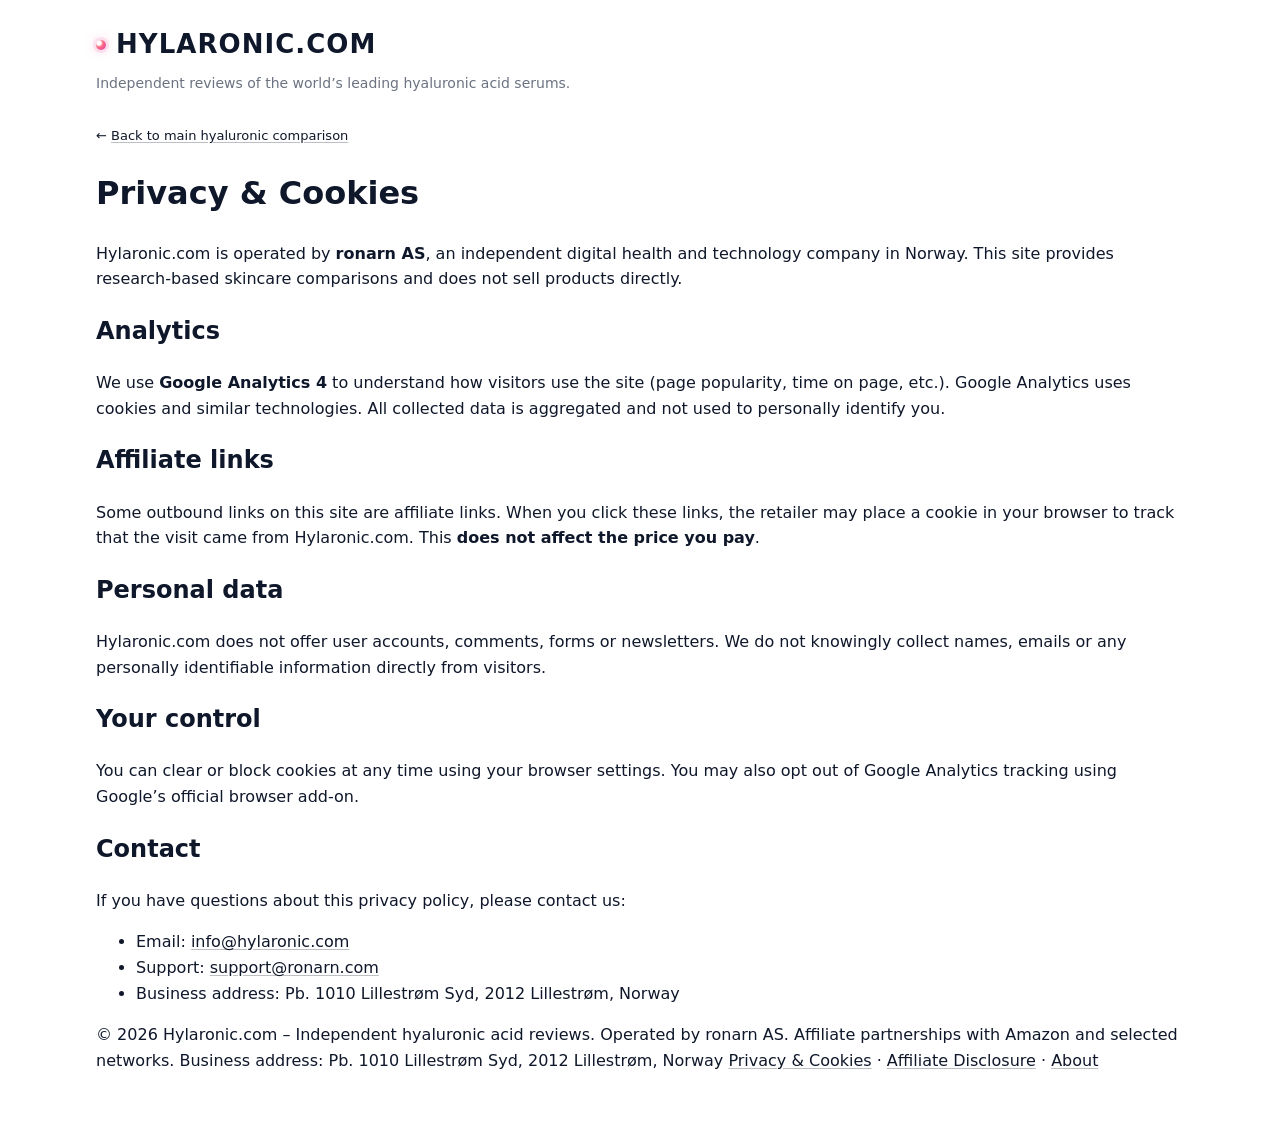
<file: privacy.html>
<!DOCTYPE html>
<html lang="en">
<head>
  <meta charset="UTF-8" />
  <meta name="viewport" content="width=device-width, initial-scale=1" />
  <title>Privacy & Cookies – Hylaronic.com</title>

  <meta name="description" content="Privacy policy and cookie information for Hylaronic.com, including analytics and affiliate cookie usage." />
  <link rel="canonical" href="https://hylaronic.com/privacy.html" />

  <!-- Important: Policy pages should NOT index -->
  <meta name="robots" content="noindex,follow" />

  <!-- Open Graph -->
  <meta property="og:title" content="Privacy & Cookies – Hylaronic.com" />
  <meta property="og:description" content="Privacy policy, analytics info and cookie details for Hylaronic.com." />
  <meta property="og:type" content="website" />
  <meta property="og:url" content="https://hylaronic.com/privacy.html" />
  <meta property="og:image" content="https://hylaronic.com/og-image-hyaluronic.jpg" />

  <!-- Google Analytics -->
  <script async src="https://www.googletagmanager.com/gtag/js?id=G-VPBBTJ5SBM"></script>
  <script>
    window.dataLayer = window.dataLayer || [];
    function gtag(){dataLayer.push(arguments);}
    gtag('js', new Date());
    gtag('config', 'G-HPS7G02WNK');
  </script>

  <link rel="stylesheet" href="/styles.css">
</head>
<body>
<div class="page">
  <header>
      <div class="brand">
          <div class="brand-name">Hylaronic.com</div>
          <div class="brand-tagline">Independent reviews of the world’s leading hyaluronic acid serums.</div>
      </div>
  </header>

  <main class="article">

      <p style="font-size: 13px; margin-bottom: 10px;">
          ← <a href="/">Back to main hyaluronic comparison</a>
      </p>

      <h1>Privacy &amp; Cookies</h1>

      <p>
        Hylaronic.com is operated by <strong>ronarn AS</strong>, an independent digital health and technology company in Norway.
        This site provides research-based skincare comparisons and does not sell products directly.
      </p>

      <h2>Analytics</h2>
      <p>
        We use <strong>Google Analytics 4</strong> to understand how visitors use the site (page popularity, time on page, etc.).
        Google Analytics uses cookies and similar technologies. All collected data is aggregated and not used to personally identify you.
      </p>

      <h2>Affiliate links</h2>
      <p>
        Some outbound links on this site are affiliate links. When you click these links, the retailer may place a cookie in your browser
        to track that the visit came from Hylaronic.com.
        This <strong>does not affect the price you pay</strong>.
      </p>

      <h2>Personal data</h2>
      <p>
        Hylaronic.com does not offer user accounts, comments, forms or newsletters.
        We do not knowingly collect names, emails or any personally identifiable information directly from visitors.
      </p>

      <h2>Your control</h2>
      <p>
        You can clear or block cookies at any time using your browser settings.
        You may also opt out of Google Analytics tracking using Google’s official browser add-on.
      </p>

      <h2>Contact</h2>
      <p>If you have questions about this privacy policy, please contact us:</p>
      <ul>
        <li>Email: <a href="mailto:info@hylaronic.com">info@hylaronic.com</a></li>
        <li>Support: <a href="mailto:support@ronarn.com">support@ronarn.com</a></li>
        <li>Business address: Pb. 1010 Lillestrøm Syd, 2012 Lillestrøm, Norway</li>
      </ul>
  </main>

  <footer>
      <span>© <span id="year"></span> Hylaronic.com – Independent hyaluronic acid reviews.</span>
      <span>Operated by ronarn AS. Affiliate partnerships with Amazon and selected networks.</span>
      <span>Business address: Pb. 1010 Lillestrøm Syd, 2012 Lillestrøm, Norway</span>
      <span>
          <a href="/privacy.html">Privacy &amp; Cookies</a> ·
          <a href="/affiliate-disclosure.html">Affiliate Disclosure</a> ·
          <a href="/about.html">About</a>
      </span>
  </footer>
</div>

<script>
document.getElementById('year').textContent = new Date().getFullYear();
</script>

</body>
</html>
</file>
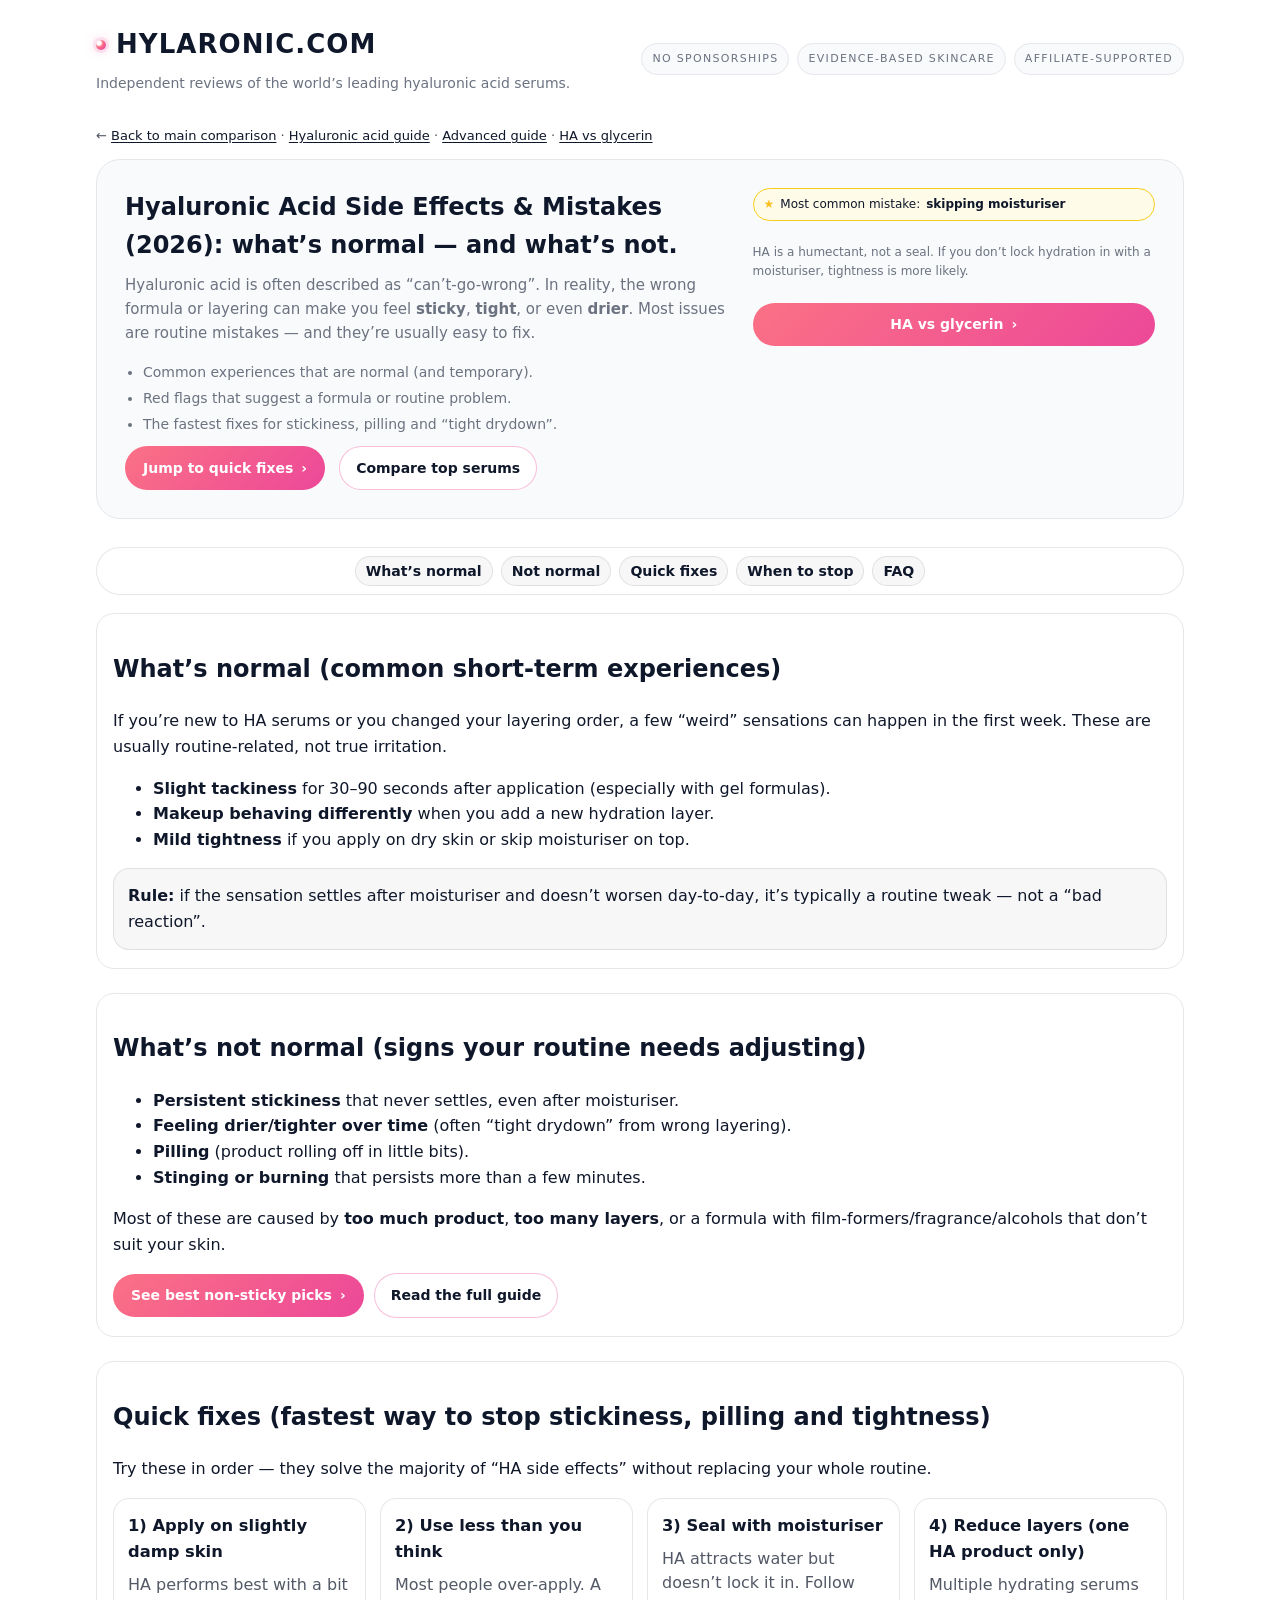
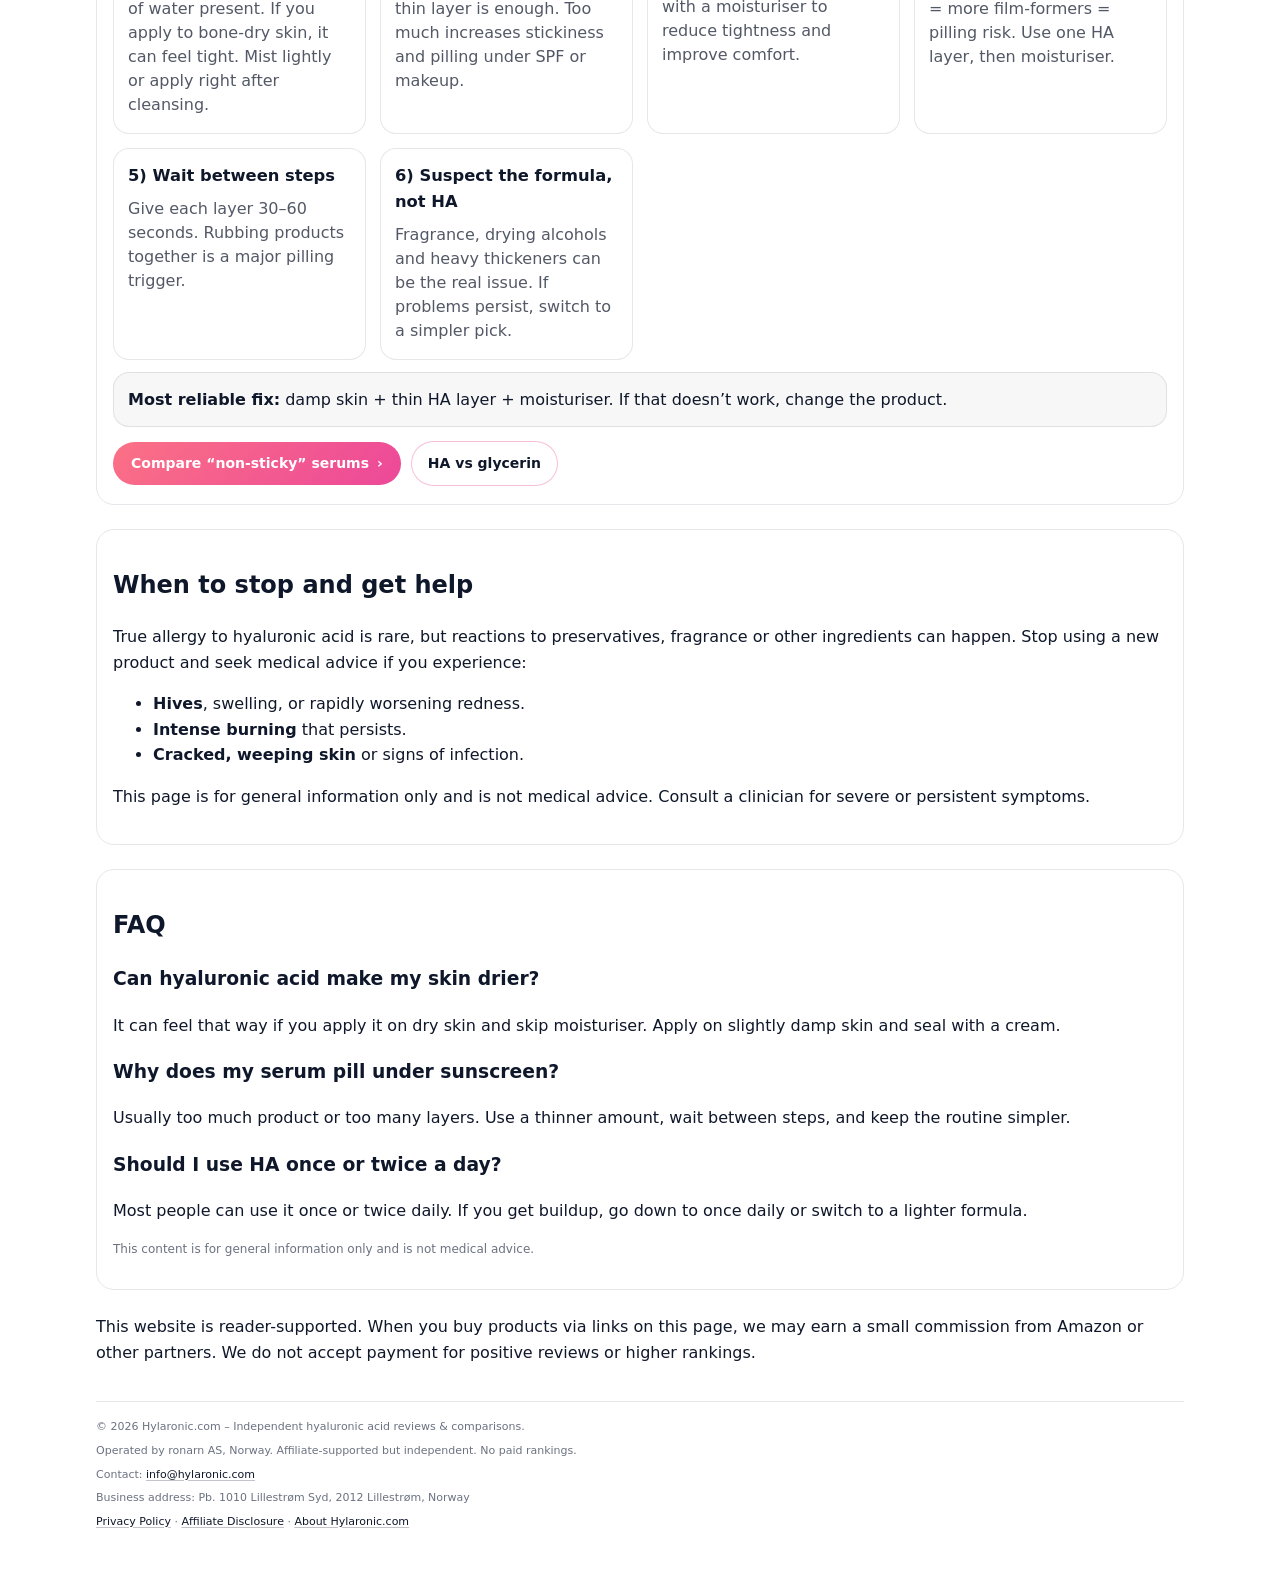
<file: side-effects.html>
<!DOCTYPE html>
<html lang="en">
<head>
  <meta charset="UTF-8" />
  <meta name="viewport" content="width=device-width, initial-scale=1" />

  <title>Hyaluronic Acid Side Effects & Mistakes (2026) – What’s Normal and What’s Not</title>
  <meta name="description"
        content="Stickiness, pilling, feeling drier? Hyaluronic acid “side effects” explained for 2026: what’s normal, what’s misuse, and the fastest fixes for your routine." />
  <link rel="canonical" href="https://hylaronic.com/side-effects.html" />
  <meta name="robots" content="index,follow" />

  <!-- Open Graph -->
  <meta property="og:title" content="Hyaluronic Acid Side Effects & Mistakes (2026) – Hylaronic.com" />
  <meta property="og:description"
        content="Hyaluronic acid irritation and routine mistakes explained: what’s normal vs signs you should adjust products, layering or moisturiser." />
  <meta property="og:type" content="article" />
  <meta property="og:url" content="https://hylaronic.com/side-effects.html" />
  <meta property="og:image" content="https://hylaronic.com/og-image-hyaluronic.jpg" />

  <!-- CSS -->
  <link rel="stylesheet" href="/styles.css" />

  <!-- GA4 (Hylaronic.com) -->
  <script async src="https://www.googletagmanager.com/gtag/js?id=G-HPS7G02WNK"></script>
  <script>
    window.dataLayer = window.dataLayer || [];
    function gtag(){dataLayer.push(arguments);}
    gtag('js', new Date());
    gtag('config', 'G-HPS7G02WNK');
  </script>

  <!-- Page-specific (minimal): breadcrumbs + compact jump nav + note blocks + fix grid -->
  <style>
    .breadcrumbs {
      font-size: 13px;
      margin: 0 0 12px;
      color: rgba(15,23,42,0.75);
    }
    .breadcrumbs a { text-decoration: underline; }

    .jump-nav {
      position: sticky;
      top: 8px;
      z-index: 30;
      background: rgba(255, 255, 255, 0.92);
      backdrop-filter: blur(8px);
      -webkit-backdrop-filter: blur(8px);
      border: 1px solid rgba(15, 23, 42, 0.10);
      border-radius: 999px;
      padding: 8px 10px;
      display: flex;
      gap: 8px;
      flex-wrap: wrap;
      justify-content: center;
      margin: 10px 0 18px;
    }
    .jump-nav a {
      text-decoration: none;
      font-weight: 750;
      font-size: 0.88rem;
      padding: 7px 10px;
      border-radius: 999px;
      border: 1px solid rgba(15, 23, 42, 0.10);
      background: rgba(15, 23, 42, 0.03);
      line-height: 1;
    }
    .jump-nav a:hover {
      border-color: rgba(236, 72, 153, 0.35);
      background: rgba(236, 72, 153, 0.06);
    }
    .anchor-offset { scroll-margin-top: 88px; }

    .note {
      border: 1px solid rgba(15, 23, 42, 0.10);
      background: rgba(15, 23, 42, 0.03);
      border-radius: 16px;
      padding: 14px;
    }
    .note strong { font-weight: 800; }

    .fix-grid {
      display: grid;
      grid-template-columns: repeat(auto-fit, minmax(240px, 1fr));
      gap: 14px;
      margin-top: 12px;
    }
    .fix-card {
      border: 1px solid rgba(15, 23, 42, 0.10);
      border-radius: 16px;
      padding: 14px 14px 16px;
      background: #fff;
    }
    .fix-card h3 { margin: 0 0 8px; font-size: 1.02rem; }
    .fix-card p { margin: 0; color: rgba(15, 23, 42, 0.72); line-height: 1.5; }

    .mini-cta {
      margin-top: 14px;
      display: flex;
      gap: 10px;
      flex-wrap: wrap;
      align-items: center;
    }
  </style>
</head>

<body>
<div class="page">

  <header>
    <div class="brand">
      <div class="brand-name">Hylaronic.com</div>
      <div class="brand-tagline">Independent reviews of the world’s leading hyaluronic acid serums.</div>
    </div>
    <div class="trust-tags">
      <span class="trust-tag">No sponsorships</span>
      <span class="trust-tag">Evidence-based skincare</span>
      <span class="trust-tag">Affiliate-supported</span>
    </div>
  </header>

  <main class="article">

    <p class="breadcrumbs">
      ← <a href="/">Back to main comparison</a> ·
      <a href="/hyaluronic-guide.html">Hyaluronic acid guide</a> ·
      <a href="/strong-hyaluronic-guide.html">Advanced guide</a> ·
      <a href="/hyaluronic-vs-glycerin.html">HA vs glycerin</a>
    </p>

    <!-- HERO -->
    <section class="hero" aria-labelledby="hero-heading">
      <div>
        <h1 id="hero-heading" class="hero-title">
          Hyaluronic Acid Side Effects & Mistakes (2026): what’s normal — and what’s not.
        </h1>

        <p class="hero-subtitle">
          Hyaluronic acid is often described as “can’t-go-wrong”. In reality, the wrong formula or layering can make you feel
          <strong>sticky</strong>, <strong>tight</strong>, or even <strong>drier</strong>. Most issues are routine mistakes — and they’re usually easy to fix.
        </p>

        <ul class="hero-list">
          <li>Common experiences that are normal (and temporary).</li>
          <li>Red flags that suggest a formula or routine problem.</li>
          <li>The fastest fixes for stickiness, pilling and “tight drydown”.</li>
        </ul>

        <div class="hero-actions" style="margin-top: 10px;">
          <a class="btn-primary" href="#quick-fixes">Jump to quick fixes <span class="chevron">›</span></a>
          <a class="btn-secondary" href="/#compare">Compare top serums</a>
        </div>
      </div>

      <aside class="hero-aside">
        <div class="rating-pill">
          <span class="star">★</span>
          Most common mistake: <strong>skipping moisturiser</strong>
        </div>
        <p class="hero-note">
          HA is a humectant, not a seal. If you don’t lock hydration in with a moisturiser, tightness is more likely.
        </p>
        <a href="/hyaluronic-vs-glycerin.html" class="btn-primary">
          HA vs glycerin
          <span class="chevron">›</span>
        </a>
      </aside>
    </section>

    <nav class="jump-nav" aria-label="Jump to section">
      <a href="#what-is-normal">What’s normal</a>
      <a href="#not-normal">Not normal</a>
      <a href="#quick-fixes">Quick fixes</a>
      <a href="#when-to-stop">When to stop</a>
      <a href="#faq">FAQ</a>
    </nav>

    <article class="card anchor-offset" id="what-is-normal">
      <h2>What’s normal (common short-term experiences)</h2>
      <p>
        If you’re new to HA serums or you changed your layering order, a few “weird” sensations can happen in the first week.
        These are usually routine-related, not true irritation.
      </p>
      <ul>
        <li><strong>Slight tackiness</strong> for 30–90 seconds after application (especially with gel formulas).</li>
        <li><strong>Makeup behaving differently</strong> when you add a new hydration layer.</li>
        <li><strong>Mild tightness</strong> if you apply on dry skin or skip moisturiser on top.</li>
      </ul>

      <div class="note" style="margin-top: 12px;">
        <strong>Rule:</strong> if the sensation settles after moisturiser and doesn’t worsen day-to-day, it’s typically a routine tweak — not a “bad reaction”.
      </div>
    </article>

    <article class="card anchor-offset" id="not-normal" style="margin-top: 16px;">
      <h2>What’s not normal (signs your routine needs adjusting)</h2>
      <ul>
        <li><strong>Persistent stickiness</strong> that never settles, even after moisturiser.</li>
        <li><strong>Feeling drier/tighter over time</strong> (often “tight drydown” from wrong layering).</li>
        <li><strong>Pilling</strong> (product rolling off in little bits).</li>
        <li><strong>Stinging or burning</strong> that persists more than a few minutes.</li>
      </ul>

      <p style="margin-top: 10px;">
        Most of these are caused by <strong>too much product</strong>, <strong>too many layers</strong>, or a formula with film-formers/fragrance/alcohols that don’t suit your skin.
      </p>

      <div class="mini-cta">
        <a class="btn-primary" href="/#compare">See best non-sticky picks <span class="chevron">›</span></a>
        <a class="btn-secondary" href="/hyaluronic-guide.html">Read the full guide</a>
      </div>
    </article>

    <article class="card anchor-offset" id="quick-fixes" style="margin-top: 16px;">
      <h2>Quick fixes (fastest way to stop stickiness, pilling and tightness)</h2>
      <p>
        Try these in order — they solve the majority of “HA side effects” without replacing your whole routine.
      </p>

      <div class="fix-grid">
        <div class="fix-card">
          <h3>1) Apply on slightly damp skin</h3>
          <p>
            HA performs best with a bit of water present. If you apply to bone-dry skin, it can feel tight.
            Mist lightly or apply right after cleansing.
          </p>
        </div>

        <div class="fix-card">
          <h3>2) Use less than you think</h3>
          <p>
            Most people over-apply. A thin layer is enough. Too much increases stickiness and pilling under SPF or makeup.
          </p>
        </div>

        <div class="fix-card">
          <h3>3) Seal with moisturiser</h3>
          <p>
            HA attracts water but doesn’t lock it in. Follow with a moisturiser to reduce tightness and improve comfort.
          </p>
        </div>

        <div class="fix-card">
          <h3>4) Reduce layers (one HA product only)</h3>
          <p>
            Multiple hydrating serums = more film-formers = pilling risk. Use one HA layer, then moisturiser.
          </p>
        </div>

        <div class="fix-card">
          <h3>5) Wait between steps</h3>
          <p>
            Give each layer 30–60 seconds. Rubbing products together is a major pilling trigger.
          </p>
        </div>

        <div class="fix-card">
          <h3>6) Suspect the formula, not HA</h3>
          <p>
            Fragrance, drying alcohols and heavy thickeners can be the real issue. If problems persist, switch to a simpler pick.
          </p>
        </div>
      </div>

      <div class="note" style="margin-top: 12px;">
        <strong>Most reliable fix:</strong> damp skin + thin HA layer + moisturiser. If that doesn’t work, change the product.
      </div>

      <div class="mini-cta">
        <a class="btn-primary" href="/#compare">Compare “non-sticky” serums <span class="chevron">›</span></a>
        <a class="btn-secondary" href="/hyaluronic-vs-glycerin.html">HA vs glycerin</a>
      </div>
    </article>

    <article class="card anchor-offset" id="when-to-stop" style="margin-top: 16px;">
      <h2>When to stop and get help</h2>
      <p>
        True allergy to hyaluronic acid is rare, but reactions to preservatives, fragrance or other ingredients can happen.
        Stop using a new product and seek medical advice if you experience:
      </p>
      <ul>
        <li><strong>Hives</strong>, swelling, or rapidly worsening redness.</li>
        <li><strong>Intense burning</strong> that persists.</li>
        <li><strong>Cracked, weeping skin</strong> or signs of infection.</li>
      </ul>

      <p class="legal-note" style="margin-top: 10px;">
        This page is for general information only and is not medical advice. Consult a clinician for severe or persistent symptoms.
      </p>
    </article>

    <article class="card faq anchor-offset" id="faq" style="margin-top: 16px;">
      <h2 class="section-title">FAQ</h2>

      <h3>Can hyaluronic acid make my skin drier?</h3>
      <p>
        It can feel that way if you apply it on dry skin and skip moisturiser. Apply on slightly damp skin and seal with a cream.
      </p>

      <h3>Why does my serum pill under sunscreen?</h3>
      <p>
        Usually too much product or too many layers. Use a thinner amount, wait between steps, and keep the routine simpler.
      </p>

      <h3>Should I use HA once or twice a day?</h3>
      <p>
        Most people can use it once or twice daily. If you get buildup, go down to once daily or switch to a lighter formula.
      </p>

      <p style="font-size: 12px; color: #6b7280; margin-top: 16px;">
        This content is for general information only and is not medical advice.
      </p>
    </article>

    <section class="disclaimer" style="margin-top: 16px;">
      <p>
        This website is reader-supported. When you buy products via links on this page, we may earn a small commission from Amazon or other partners.
        We do not accept payment for positive reviews or higher rankings.
      </p>
    </section>

  </main>

  <footer class="site-footer">
    <span>© <span id="year"></span> Hylaronic.com – Independent hyaluronic acid reviews &amp; comparisons.</span>
    <span>Operated by ronarn AS, Norway. Affiliate-supported but independent. No paid rankings.</span>
    <span>Contact: <a href="mailto:info@hylaronic.com">info@hylaronic.com</a></span>
    <span>Business address: Pb. 1010 Lillestrøm Syd, 2012 Lillestrøm, Norway</span>

    <span class="footer-links">
      <a href="/privacy.html">Privacy Policy</a> ·
      <a href="/affiliate-disclosure.html">Affiliate Disclosure</a> ·
      <a href="/about.html">About Hylaronic.com</a>
    </span>
  </footer>

</div>

<script>
  document.getElementById('year').textContent = new Date().getFullYear();
</script>
</body>
</html>
</file>
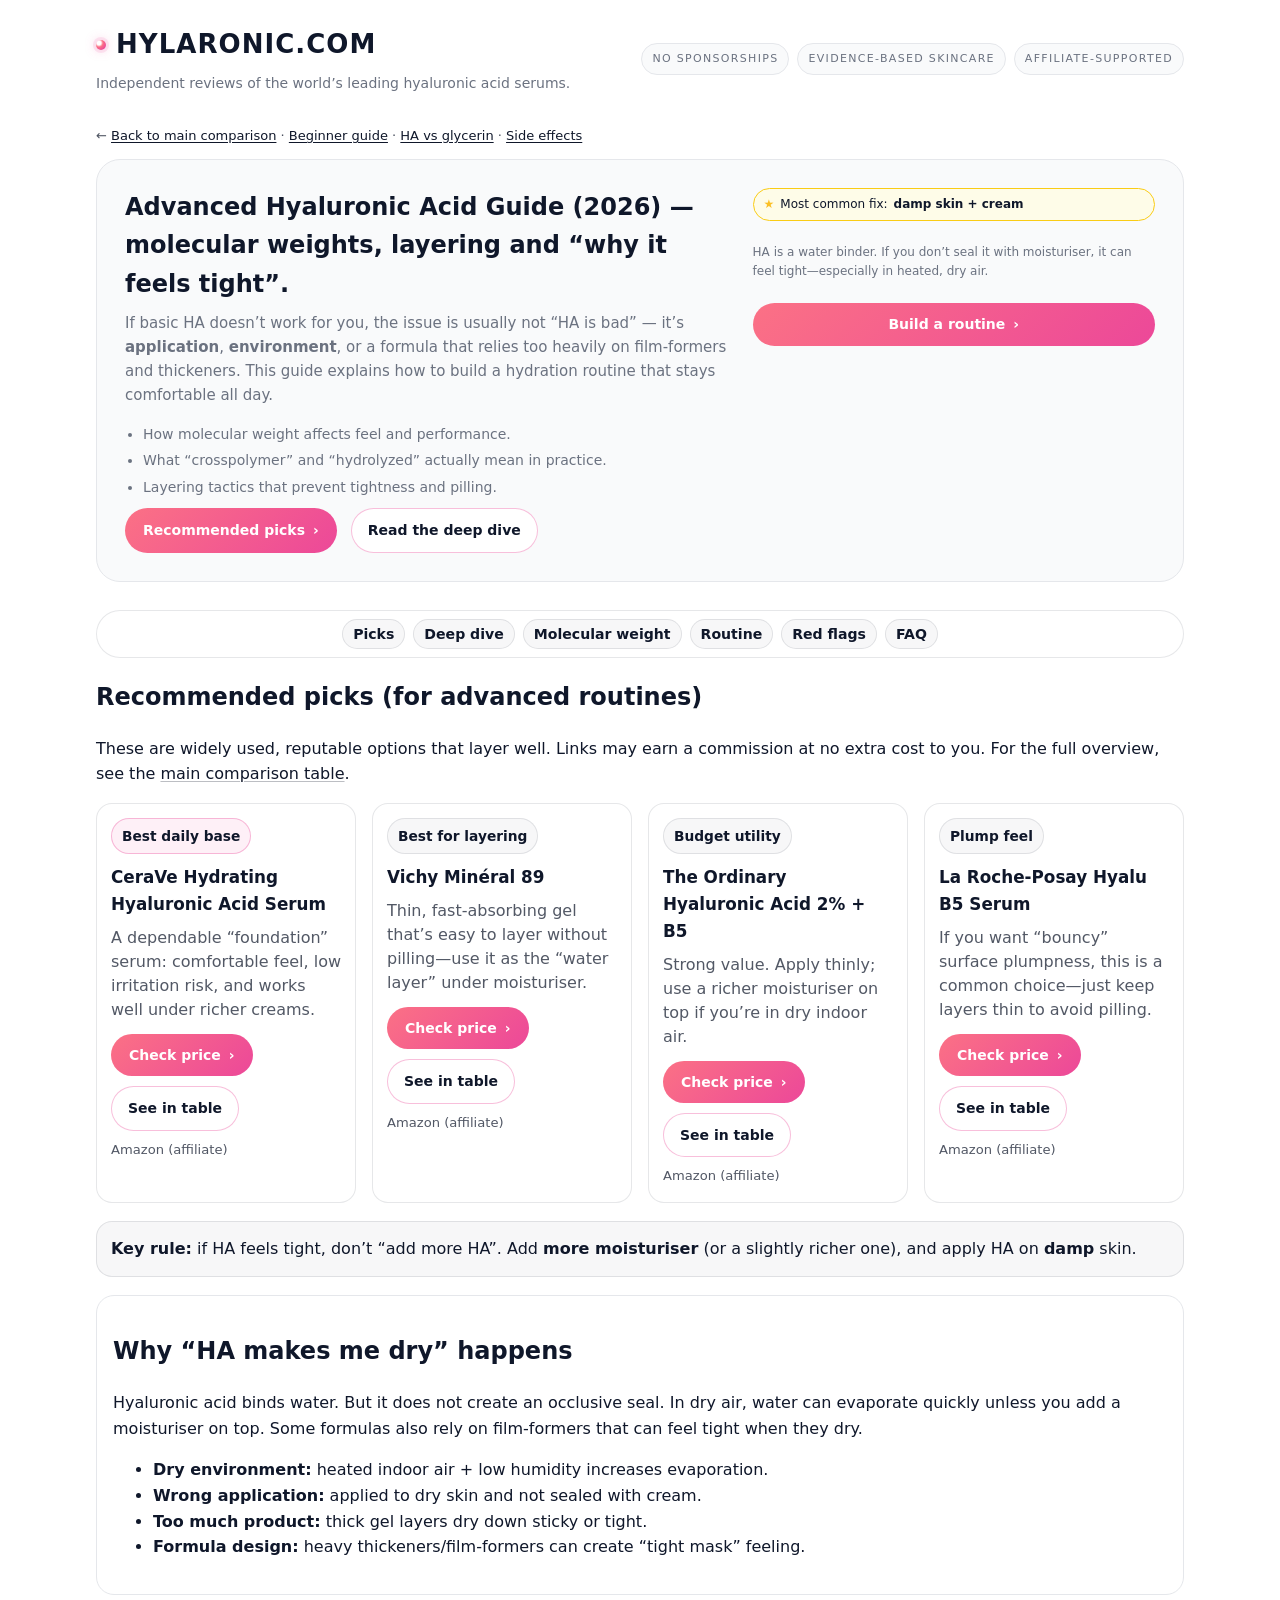
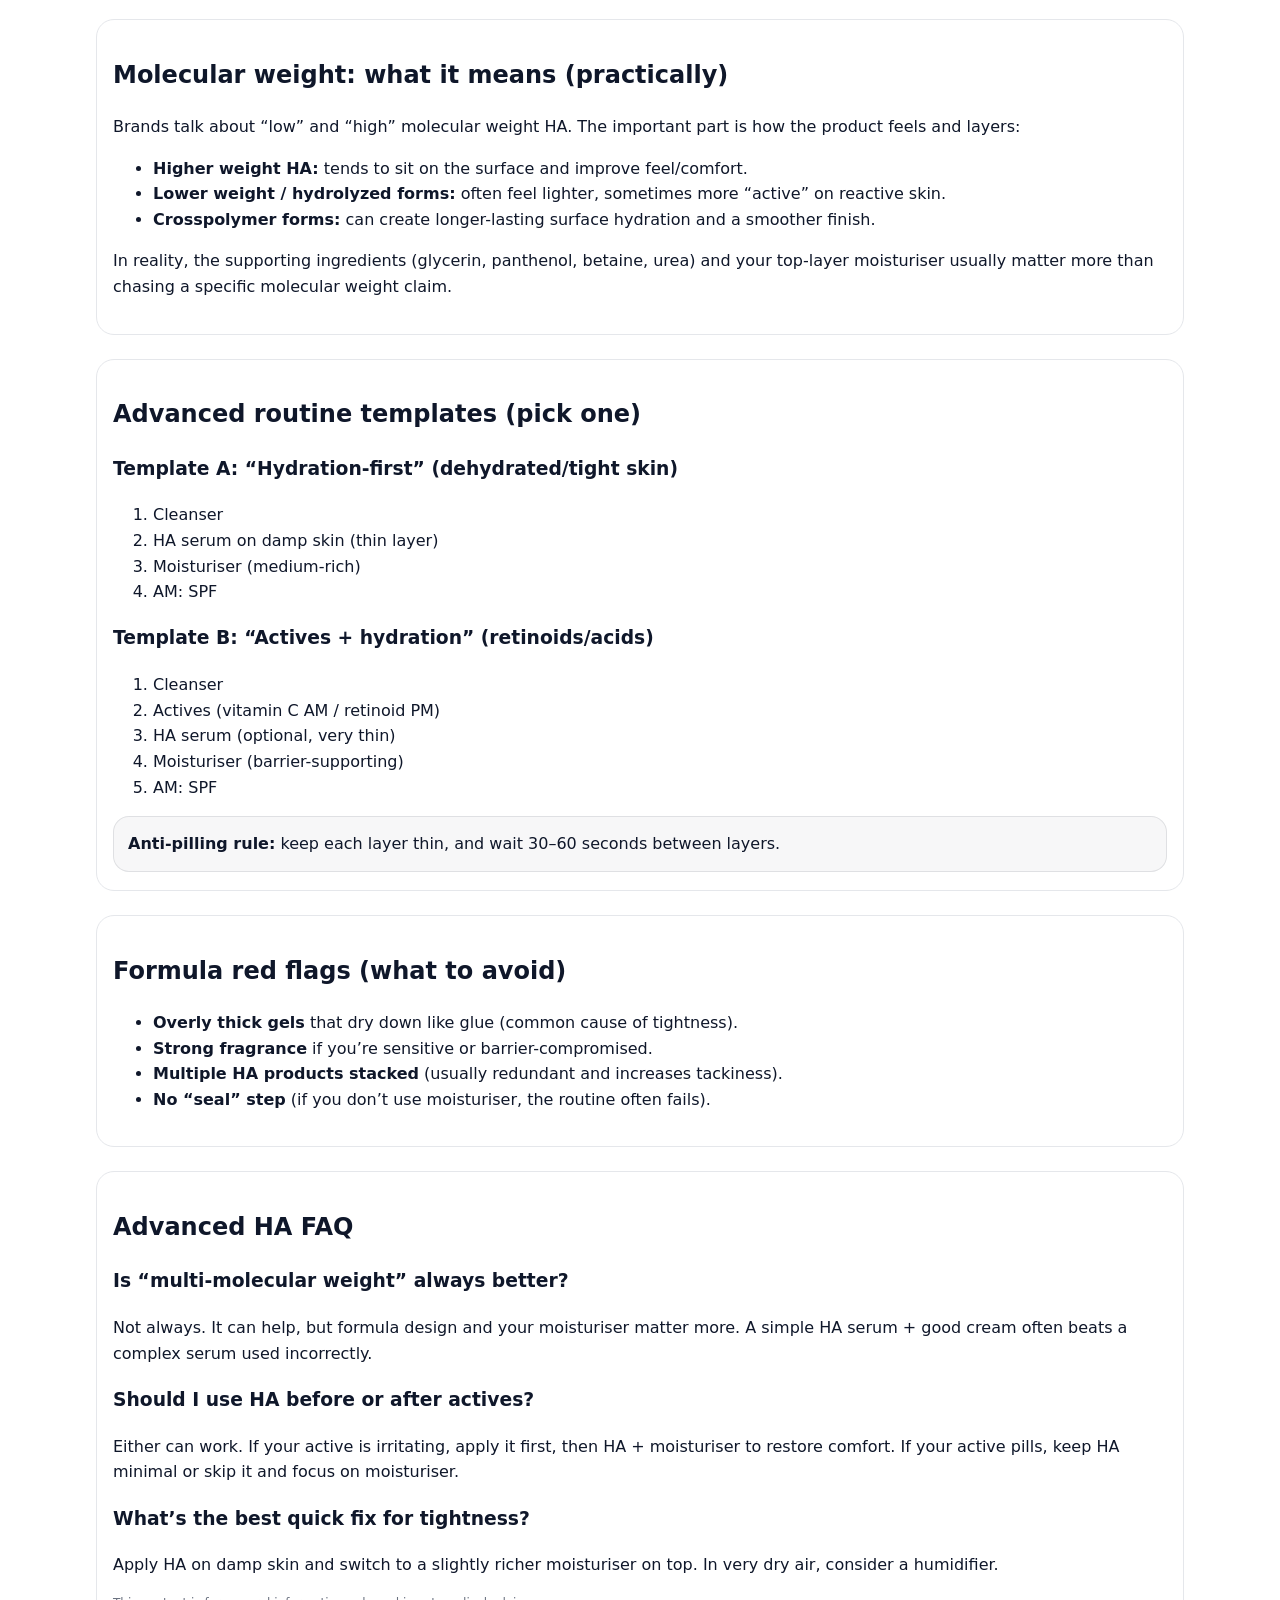
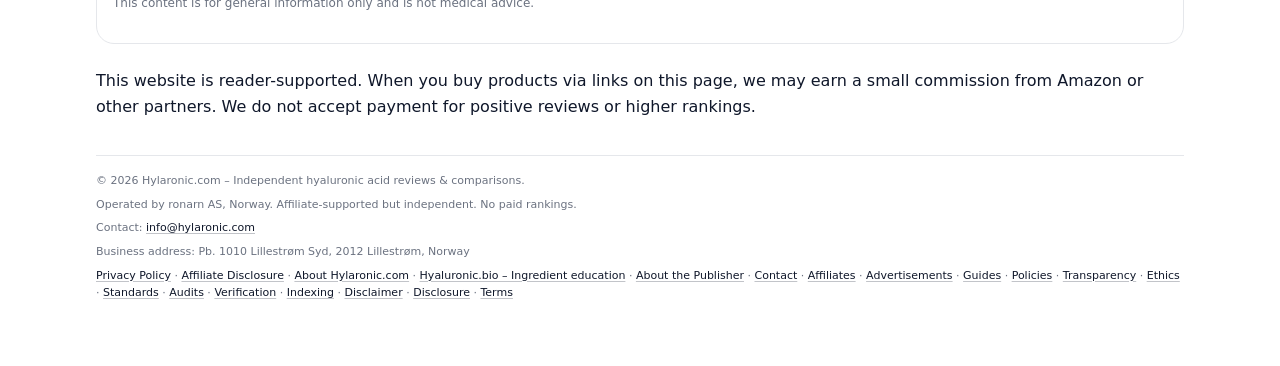
<file: strong-hyaluronic-guide.html>
<!DOCTYPE html>
<html lang="en">
<head>
  <meta charset="UTF-8" />
  <meta name="viewport" content="width=device-width, initial-scale=1" />

  <title>Advanced Hyaluronic Acid Guide (2026) – Molecular Weights, Layering & Best Practices</title>
  <meta name="description"
        content="Advanced hyaluronic acid (HA) guide for 2026: molecular weights, crosspolymer vs sodium hyaluronate, layering strategies, routine design, and mistakes that cause tightness or stickiness." />
  <link rel="canonical" href="https://hylaronic.com/strong-hyaluronic-guide.html" />
  <meta name="robots" content="index,follow" />

  <!-- Open Graph -->
  <meta property="og:title" content="Advanced Hyaluronic Acid Guide (2026) – Hylaronic.com" />
  <meta property="og:description"
        content="Go deeper: molecular weights, layering tactics, formula red flags, and how to build a high-performance hydration routine." />
  <meta property="og:type" content="article" />
  <meta property="og:url" content="https://hylaronic.com/strong-hyaluronic-guide.html" />
  <meta property="og:image" content="https://hylaronic.com/og-image-hyaluronic.jpg" />

  <!-- GA4 -->
  <script async src="https://www.googletagmanager.com/gtag/js?id=G-HPS7G02WNK"></script>
  <script>
    window.dataLayer = window.dataLayer || [];
    function gtag(){dataLayer.push(arguments);}
    gtag('js', new Date());
    gtag('config', 'G-HPS7G02WNK');
  </script>

  <!-- Structured data: Article -->
  <script type="application/ld+json">
  {
    "@context": "https://schema.org",
    "@type": "Article",
    "headline": "Advanced Hyaluronic Acid Guide (2026) – Molecular Weights, Layering & Best Practices",
    "description": "Advanced hyaluronic acid (HA) guide for 2026: molecular weights, crosspolymer vs sodium hyaluronate, layering strategies, routine design, and mistakes that cause tightness or stickiness.",
    "mainEntityOfPage": { "@type": "WebPage", "@id": "https://hylaronic.com/strong-hyaluronic-guide.html" },
    "publisher": { "@type": "Organization", "name": "ronarn AS", "url": "https://ronarn.com" }
  }
  </script>

  <link rel="stylesheet" href="/styles.css" />

  <!-- Page-specific (minimal): compact sticky jump nav + pick cards -->
  <style>
    .breadcrumbs {
      font-size: 13px;
      margin: 0 0 12px;
      color: rgba(15,23,42,0.75);
    }
    .breadcrumbs a { text-decoration: underline; }

    .jump-nav {
      position: sticky;
      top: 8px;
      z-index: 30;
      background: rgba(255,255,255,0.92);
      backdrop-filter: blur(8px);
      -webkit-backdrop-filter: blur(8px);
      border: 1px solid rgba(15, 23, 42, 0.10);
      border-radius: 999px;
      padding: 8px 10px;
      display: flex;
      gap: 8px;
      flex-wrap: wrap;
      justify-content: center;
      margin: 10px 0 18px;
    }
    .jump-nav a {
      text-decoration: none;
      font-weight: 750;
      font-size: 0.88rem;
      padding: 7px 10px;
      border-radius: 999px;
      border: 1px solid rgba(15, 23, 42, 0.10);
      background: rgba(15, 23, 42, 0.03);
      line-height: 1;
    }
    .jump-nav a:hover {
      border-color: rgba(236, 72, 153, 0.35);
      background: rgba(236, 72, 153, 0.06);
    }
    .anchor-offset { scroll-margin-top: 88px; }

    .note {
      border: 1px solid rgba(15, 23, 42, 0.10);
      background: rgba(15, 23, 42, 0.03);
      border-radius: 16px;
      padding: 14px;
    }
    .note strong { font-weight: 800; }

    .pick-grid {
      display: grid;
      grid-template-columns: repeat(auto-fit, minmax(240px, 1fr));
      gap: 16px;
      margin: 14px 0 18px;
    }
    .pick-card {
      border: 1px solid rgba(15, 23, 42, 0.10);
      border-radius: 16px;
      padding: 14px 14px 16px;
      background: #fff;
    }
    .pick-label {
      display: inline-flex;
      align-items: center;
      gap: 8px;
      font-size: 0.86rem;
      font-weight: 800;
      padding: 6px 10px;
      border-radius: 999px;
      border: 1px solid rgba(15, 23, 42, 0.10);
      background: rgba(15, 23, 42, 0.03);
      margin-bottom: 10px;
    }
    .pick-label.hot {
      border-color: rgba(236, 72, 153, 0.35);
      background: rgba(236, 72, 153, 0.08);
    }
    .pick-card h3 { margin: 0 0 8px; font-size: 1.05rem; }
    .pick-card p { margin: 0 0 12px; color: rgba(15, 23, 42, 0.72); line-height: 1.5; }
    .pick-actions { display: flex; gap: 10px; flex-wrap: wrap; align-items: center; }
    .pick-note { font-size: 0.82rem; opacity: 0.72; margin-top: 8px; }
  </style>
</head>

<body>
<div class="page">

  <header>
    <div class="brand">
      <div class="brand-name">Hylaronic.com</div>
      <div class="brand-tagline">Independent reviews of the world’s leading hyaluronic acid serums.</div>
    </div>
    <div class="trust-tags">
      <span class="trust-tag">No sponsorships</span>
      <span class="trust-tag">Evidence-based skincare</span>
      <span class="trust-tag">Affiliate-supported</span>
    </div>
  </header>

  <main>

    <p class="breadcrumbs">
      ← <a href="/">Back to main comparison</a> ·
      <a href="/hyaluronic-guide.html">Beginner guide</a> ·
      <a href="/hyaluronic-vs-glycerin.html">HA vs glycerin</a> ·
      <a href="/side-effects.html">Side effects</a>
    </p>

    <!-- HERO -->
    <section class="hero" aria-labelledby="hero-heading">
      <div>
        <h1 id="hero-heading" class="hero-title">
          Advanced Hyaluronic Acid Guide (2026) — molecular weights, layering and “why it feels tight”.
        </h1>

        <p class="hero-subtitle">
          If basic HA doesn’t work for you, the issue is usually not “HA is bad” — it’s <strong>application</strong>,
          <strong>environment</strong>, or a formula that relies too heavily on film-formers and thickeners.
          This guide explains how to build a hydration routine that stays comfortable all day.
        </p>

        <ul class="hero-list">
          <li>How molecular weight affects feel and performance.</li>
          <li>What “crosspolymer” and “hydrolyzed” actually mean in practice.</li>
          <li>Layering tactics that prevent tightness and pilling.</li>
        </ul>

        <div class="hero-actions" style="margin-top: 10px;">
          <a class="btn-primary" href="#picks">Recommended picks <span class="chevron">›</span></a>
          <a class="btn-secondary" href="#deepdive">Read the deep dive</a>
        </div>
      </div>

      <aside class="hero-aside">
        <div class="rating-pill">
          <span class="star">★</span>
          Most common fix: <strong>damp skin + cream</strong>
        </div>
        <p class="hero-note">
          HA is a water binder. If you don’t seal it with moisturiser, it can feel tight—especially in heated, dry air.
        </p>
        <a href="#routine" class="btn-primary">
          Build a routine
          <span class="chevron">›</span>
        </a>
      </aside>
    </section>

    <!-- Jump nav (compact) -->
    <nav class="jump-nav" aria-label="Jump to section">
      <a href="#picks">Picks</a>
      <a href="#deepdive">Deep dive</a>
      <a href="#mw">Molecular weight</a>
      <a href="#routine">Routine</a>
      <a href="#redflags">Red flags</a>
      <a href="#faq">FAQ</a>
    </nav>

    <!-- Picks (cards, not table) -->
    <section id="picks" class="anchor-offset" aria-labelledby="picks-heading">
      <h2 id="picks-heading" class="section-title">Recommended picks (for advanced routines)</h2>
      <p class="section-subtitle">
        These are widely used, reputable options that layer well. Links may earn a commission at no extra cost to you.
        For the full overview, see the <a href="/#compare">main comparison table</a>.
      </p>

      <div class="pick-grid">
        <div class="pick-card">
          <div class="pick-label hot">Best daily base</div>
          <h3>CeraVe Hydrating Hyaluronic Acid Serum</h3>
          <p>
            A dependable “foundation” serum: comfortable feel, low irritation risk, and works well under richer creams.
          </p>
          <div class="pick-actions">
            <a class="btn-primary" href="https://amzn.to/3XDAKmh" target="_blank" rel="nofollow sponsored noopener">
              Check price <span class="chevron">›</span>
            </a>
            <a class="btn-secondary" href="/#cerave-ha">See in table</a>
          </div>
          <div class="pick-note">Amazon (affiliate)</div>
        </div>

        <div class="pick-card">
          <div class="pick-label">Best for layering</div>
          <h3>Vichy Minéral 89</h3>
          <p>
            Thin, fast-absorbing gel that’s easy to layer without pilling—use it as the “water layer” under moisturiser.
          </p>
          <div class="pick-actions">
            <a class="btn-primary" href="https://amzn.to/4riD6VA" target="_blank" rel="nofollow sponsored noopener">
              Check price <span class="chevron">›</span>
            </a>
            <a class="btn-secondary" href="/#vichy-89">See in table</a>
          </div>
          <div class="pick-note">Amazon (affiliate)</div>
        </div>

        <div class="pick-card">
          <div class="pick-label">Budget utility</div>
          <h3>The Ordinary Hyaluronic Acid 2% + B5</h3>
          <p>
            Strong value. Apply thinly; use a richer moisturiser on top if you’re in dry indoor air.
          </p>
          <div class="pick-actions">
            <a class="btn-primary" href="https://amzn.to/3K8dqKp" target="_blank" rel="nofollow sponsored noopener">
              Check price <span class="chevron">›</span>
            </a>
            <a class="btn-secondary" href="/#ordinary-ha">See in table</a>
          </div>
          <div class="pick-note">Amazon (affiliate)</div>
        </div>

        <div class="pick-card">
          <div class="pick-label">Plump feel</div>
          <h3>La Roche-Posay Hyalu B5 Serum</h3>
          <p>
            If you want “bouncy” surface plumpness, this is a common choice—just keep layers thin to avoid pilling.
          </p>
          <div class="pick-actions">
            <a class="btn-primary" href="https://amzn.to/49hZyaK" target="_blank" rel="nofollow sponsored noopener">
              Check price <span class="chevron">›</span>
            </a>
            <a class="btn-secondary" href="/#lrp-hyalu-b5">See in table</a>
          </div>
          <div class="pick-note">Amazon (affiliate)</div>
        </div>
      </div>

      <div class="note">
        <strong>Key rule:</strong> if HA feels tight, don’t “add more HA”. Add <strong>more moisturiser</strong> (or a slightly richer one),
        and apply HA on <strong>damp</strong> skin.
      </div>
    </section>

    <!-- Deep dive -->
    <section id="deepdive" class="card anchor-offset" style="margin-top: 18px;">
      <h2>Why “HA makes me dry” happens</h2>
      <p>
        Hyaluronic acid binds water. But it does not create an occlusive seal. In dry air, water can evaporate quickly
        unless you add a moisturiser on top. Some formulas also rely on film-formers that can feel tight when they dry.
      </p>
      <ul>
        <li><strong>Dry environment:</strong> heated indoor air + low humidity increases evaporation.</li>
        <li><strong>Wrong application:</strong> applied to dry skin and not sealed with cream.</li>
        <li><strong>Too much product:</strong> thick gel layers dry down sticky or tight.</li>
        <li><strong>Formula design:</strong> heavy thickeners/film-formers can create “tight mask” feeling.</li>
      </ul>
    </section>

    <section id="mw" class="card anchor-offset" style="margin-top: 18px;">
      <h2>Molecular weight: what it means (practically)</h2>
      <p>
        Brands talk about “low” and “high” molecular weight HA. The important part is how the product feels and layers:
      </p>
      <ul>
        <li><strong>Higher weight HA:</strong> tends to sit on the surface and improve feel/comfort.</li>
        <li><strong>Lower weight / hydrolyzed forms:</strong> often feel lighter, sometimes more “active” on reactive skin.</li>
        <li><strong>Crosspolymer forms:</strong> can create longer-lasting surface hydration and a smoother finish.</li>
      </ul>
      <p>
        In reality, the supporting ingredients (glycerin, panthenol, betaine, urea) and your top-layer moisturiser
        usually matter more than chasing a specific molecular weight claim.
      </p>
    </section>

    <section id="routine" class="card anchor-offset" style="margin-top: 18px;">
      <h2>Advanced routine templates (pick one)</h2>

      <h3>Template A: “Hydration-first” (dehydrated/tight skin)</h3>
      <ol>
        <li>Cleanser</li>
        <li>HA serum on damp skin (thin layer)</li>
        <li>Moisturiser (medium-rich)</li>
        <li>AM: SPF</li>
      </ol>

      <h3>Template B: “Actives + hydration” (retinoids/acids)</h3>
      <ol>
        <li>Cleanser</li>
        <li>Actives (vitamin C AM / retinoid PM)</li>
        <li>HA serum (optional, very thin)</li>
        <li>Moisturiser (barrier-supporting)</li>
        <li>AM: SPF</li>
      </ol>

      <div class="note" style="margin-top: 12px;">
        <strong>Anti-pilling rule:</strong> keep each layer thin, and wait 30–60 seconds between layers.
      </div>
    </section>

    <section id="redflags" class="card anchor-offset" style="margin-top: 18px;">
      <h2>Formula red flags (what to avoid)</h2>
      <ul>
        <li><strong>Overly thick gels</strong> that dry down like glue (common cause of tightness).</li>
        <li><strong>Strong fragrance</strong> if you’re sensitive or barrier-compromised.</li>
        <li><strong>Multiple HA products stacked</strong> (usually redundant and increases tackiness).</li>
        <li><strong>No “seal” step</strong> (if you don’t use moisturiser, the routine often fails).</li>
      </ul>
    </section>

    <section id="faq" class="card faq anchor-offset" style="margin-top: 18px;">
      <h2 class="section-title">Advanced HA FAQ</h2>

      <h3>Is “multi-molecular weight” always better?</h3>
      <p>
        Not always. It can help, but formula design and your moisturiser matter more. A simple HA serum + good cream
        often beats a complex serum used incorrectly.
      </p>

      <h3>Should I use HA before or after actives?</h3>
      <p>
        Either can work. If your active is irritating, apply it first, then HA + moisturiser to restore comfort.
        If your active pills, keep HA minimal or skip it and focus on moisturiser.
      </p>

      <h3>What’s the best quick fix for tightness?</h3>
      <p>
        Apply HA on damp skin and switch to a slightly richer moisturiser on top. In very dry air, consider a humidifier.
      </p>

      <p style="font-size: 12px; color: #6b7280; margin-top: 16px;">
        This content is for general information only and is not medical advice.
      </p>
    </section>

    <section class="disclaimer" style="margin-top: 18px;">
      <p>
        This website is reader-supported. When you buy products via links on this page, we may earn a small commission
        from Amazon or other partners. We do not accept payment for positive reviews or higher rankings.
      </p>
    </section>

  </main>

  <footer class="site-footer">
    <span>© <span id="year"></span> Hylaronic.com – Independent hyaluronic acid reviews &amp; comparisons.</span>
    <span>Operated by ronarn AS, Norway. Affiliate-supported but independent. No paid rankings.</span>
    <span>Contact: <a href="mailto:info@hylaronic.com">info@hylaronic.com</a></span>
    <span>Business address: Pb. 1010 Lillestrøm Syd, 2012 Lillestrøm, Norway</span>

    <span class="footer-links">
      <a href="/privacy.html">Privacy Policy</a> ·
      <a href="/affiliate-disclosure.html">Affiliate Disclosure</a> ·
      <a href="/about.html">About Hylaronic.com</a> ·
      <a href="https://hyaluronic.bio" target="_blank" rel="noopener">Hyaluronic.bio – Ingredient education</a> ·
      <a href="https://organization.bio" target="_blank" rel="noopener">About the Publisher</a> ·
      <a href="https://contactus.bio" target="_blank" rel="noopener">Contact</a> ·
      <a href="https://affiliates.bio" target="_blank" rel="noopener">Affiliates</a> ·
      <a href="https://advertisement.bio" target="_blank" rel="noopener">Advertisements</a> ·
      <a href="https://guides.bio" target="_blank" rel="noopener">Guides</a> ·
      <a href="https://policies.bio" target="_blank" rel="noopener">Policies</a> ·
      <a href="https://transparency.bio" target="_blank" rel="noopener">Transparency</a> ·
      <a href="https://ethics.bio" target="_blank" rel="noopener">Ethics</a> ·
      <a href="https://standards.bio" target="_blank" rel="noopener">Standards</a> ·
      <a href="https://audits.bio" target="_blank" rel="noopener">Audits</a> ·
      <a href="https://verification.bio" target="_blank" rel="noopener">Verification</a> ·
      <a href="https://indexing.bio" target="_blank" rel="noopener">Indexing</a> ·
      <a href="https://disclaimer.bio" target="_blank" rel="noopener">Disclaimer</a> ·
      <a href="https://disclosure.bio" target="_blank" rel="noopener">Disclosure</a> ·
      <a href="https://terms.bio" target="_blank" rel="noopener">Terms</a>
    </span>
  </footer>

</div>

<script>
  document.getElementById('year').textContent = new Date().getFullYear();
</script>
</body>
</html>
</file>
<file: styles.css>
:root {
  --bg: #ffffff;
  --bg-soft: #f9fafb;
  --border-soft: #e5e7eb;
  --text-main: #0f172a;
  --text-muted: #6b7280;

  --accent: #fb7185;
  --accent-soft: #fce7f3;
  --accent-strong: #ec4899;

  --star: #fbbf24;
  --badge: #0ea5e9;

  --font-main: system-ui, -apple-system, BlinkMacSystemFont, "Segoe UI", sans-serif;
}

/* Reset */
* { box-sizing: border-box; }
html, body { margin: 0; padding: 0; }

body {
  font-family: var(--font-main);
  background: var(--bg);
  color: var(--text-main);
  line-height: 1.6;
  -webkit-font-smoothing: antialiased;
}

/* Links */
a {
  color: var(--text-main);
  text-decoration: underline;
  text-underline-offset: 2px;
  text-decoration-color: rgba(15, 23, 42, 0.28);
}
a:hover {
  text-decoration-color: rgba(236, 72, 153, 0.65);
}

/* Layout */
.page {
  max-width: 1120px;
  margin: 0 auto;
  padding: 24px 16px 64px;
}

/* Header */
header {
  display: flex;
  flex-direction: column;
  gap: 16px;
  margin-bottom: 32px;
}
@media (min-width: 768px) {
  header {
    flex-direction: row;
    justify-content: space-between;
    align-items: center;
  }
}

.brand { display: flex; flex-direction: column; gap: 6px; }

.brand-name {
  font-size: 26px;
  font-weight: 700;
  letter-spacing: 0.04em;
  text-transform: uppercase;
  display: inline-flex;
  align-items: center;
  gap: 10px;
}

/* Flashy dot */
.brand-name::before {
  content: "";
  width: 10px;
  height: 10px;
  border-radius: 999px;
  background: radial-gradient(circle at 30% 30%, #fff 0%, rgba(255,255,255,0.7) 20%, var(--accent) 40%, var(--accent-strong) 75%);
  box-shadow:
    0 0 0 3px rgba(236, 72, 153, 0.12),
    0 0 12px rgba(236, 72, 153, 0.35);
}

.brand-tagline {
  font-size: 14px;
  color: var(--text-muted);
}

.trust-tags { display: flex; flex-wrap: wrap; gap: 8px; }

.trust-tag {
  font-size: 11px;
  padding: 6px 10px;
  border-radius: 999px;
  background: var(--bg-soft);
  border: 1px solid var(--border-soft);
  color: var(--text-muted);
  text-transform: uppercase;
  letter-spacing: 0.12em;
}

/* Hero */
.hero {
  background: var(--bg-soft);
  border-radius: 24px;
  border: 1px solid var(--border-soft);
  padding: 20px 18px 22px;
  margin-bottom: 28px;
}

@media (min-width: 768px) {
  .hero {
    display: grid;
    grid-template-columns: 3fr 2fr;
    gap: 24px;
    padding: 28px;
  }
}

.hero-title {
  font-size: 24px;
  font-weight: 700;
  margin: 0 0 8px;
}

.hero-subtitle {
  font-size: 15px;
  color: var(--text-muted);
  margin: 0 0 16px;
}

.hero-list {
  margin: 0;
  padding-left: 18px;
  font-size: 14px;
  color: var(--text-muted);
}
.hero-list li + li { margin-top: 4px; }

.hero-highlight {
  margin-top: 14px;
  padding: 10px 12px;
  border-radius: 14px;
  background: var(--accent-soft);
  color: var(--accent-strong);
  font-size: 13px;
  font-weight: 600;
}

/* Hero actions */
.hero-actions {
  display: flex;
  flex-wrap: wrap;
  gap: 14px;
  margin-top: 14px;
}

@media (max-width: 560px) {
  .hero-actions {
    flex-direction: column;
    gap: 16px;
  }
  .hero-actions a {
    width: 100%;
    justify-content: center;
  }
}

/* Buttons */
.btn-primary {
  display: inline-flex;
  align-items: center;
  justify-content: center;
  gap: 8px;
  padding: 10px 18px;
  border-radius: 999px;
  background: linear-gradient(135deg, var(--accent), var(--accent-strong));
  color: #fff;
  font-weight: 700;
  font-size: 14px;
  text-decoration: none;
}

.btn-secondary {
  display: inline-flex;
  align-items: center;
  justify-content: center;
  padding: 10px 16px;
  border-radius: 999px;
  border: 1px solid rgba(236, 72, 153, 0.35);
  background: #fff;
  font-weight: 650;
  font-size: 14px;
  text-decoration: none;
}

/* Hero aside */
.hero-aside {
  display: flex;
  flex-direction: column;
  gap: 10px;
}

/* ⭐️ THE ACTUAL FIX ⭐️ */
/* Add breathing room ABOVE the yellow pill only */
.hero .hero-actions + .hero-aside .rating-pill {
  margin-top: 14px;
}

/* Rating pill */
.rating-pill {
  display: inline-flex;
  align-items: center;
  gap: 6px;
  padding: 6px 10px;
  border-radius: 999px;
  background: #fefce8;
  border: 1px solid #facc15;
  font-size: 12px;
}
.rating-pill .star { color: var(--star); }

.hero-note {
  font-size: 12px;
  color: var(--text-muted);
}

/* Cards */
.card {
  background: #fff;
  border: 1px solid var(--border-soft);
  border-radius: 18px;
  padding: 16px 16px 18px;
  margin-bottom: 24px;
}

/* Tables */
.table-wrapper {
  overflow-x: auto;
  border: 1px solid var(--border-soft);
  border-radius: 18px;
  background: #fff;
  margin-bottom: 28px;
}

table {
  width: 100%;
  border-collapse: collapse;
  font-size: 13px;
  min-width: 760px;
}

th, td {
  padding: 10px 12px;
  border-bottom: 1px solid var(--border-soft);
  vertical-align: top;
}

th {
  background: #f3f4f6;
  font-size: 12px;
  text-transform: uppercase;
  color: var(--text-muted);
  letter-spacing: 0.08em;
}

tbody tr:last-child td { border-bottom: none; }

/* Footer */
.site-footer {
  margin-top: 36px;
  padding-top: 16px;
  border-top: 1px solid var(--border-soft);
  font-size: 11px;
  color: var(--text-muted);
  display: flex;
  flex-direction: column;
  gap: 6px;
}

.site-footer a {
  color: var(--text-main);
  text-decoration-color: rgba(15, 23, 42, 0.25);
}
.site-footer a:hover {
  text-decoration-color: rgba(236, 72, 153, 0.65);
}

/* ===== Header tabs ===== */
.tabs {
  display: flex;
  flex-wrap: wrap;
  gap: 10px;
  margin-top: 14px;
}

.tab {
  display: inline-flex;
  align-items: center;
  justify-content: center;
  padding: 10px 14px;
  border-radius: 999px;
  border: 1px solid var(--border-soft);
  background: var(--bg-soft);
  font-size: 13px;
  font-weight: 650;
  text-decoration: none;
  color: var(--text-main);
  line-height: 1;
}

.tab:hover {
  border-color: rgba(236, 72, 153, 0.45);
  background: rgba(236, 72, 153, 0.06);
}

.tab.is-active,
.tab[aria-current="page"] {
  border-color: rgba(236, 72, 153, 0.55);
  background: var(--accent-soft);
  color: var(--text-main);
}
</file>
